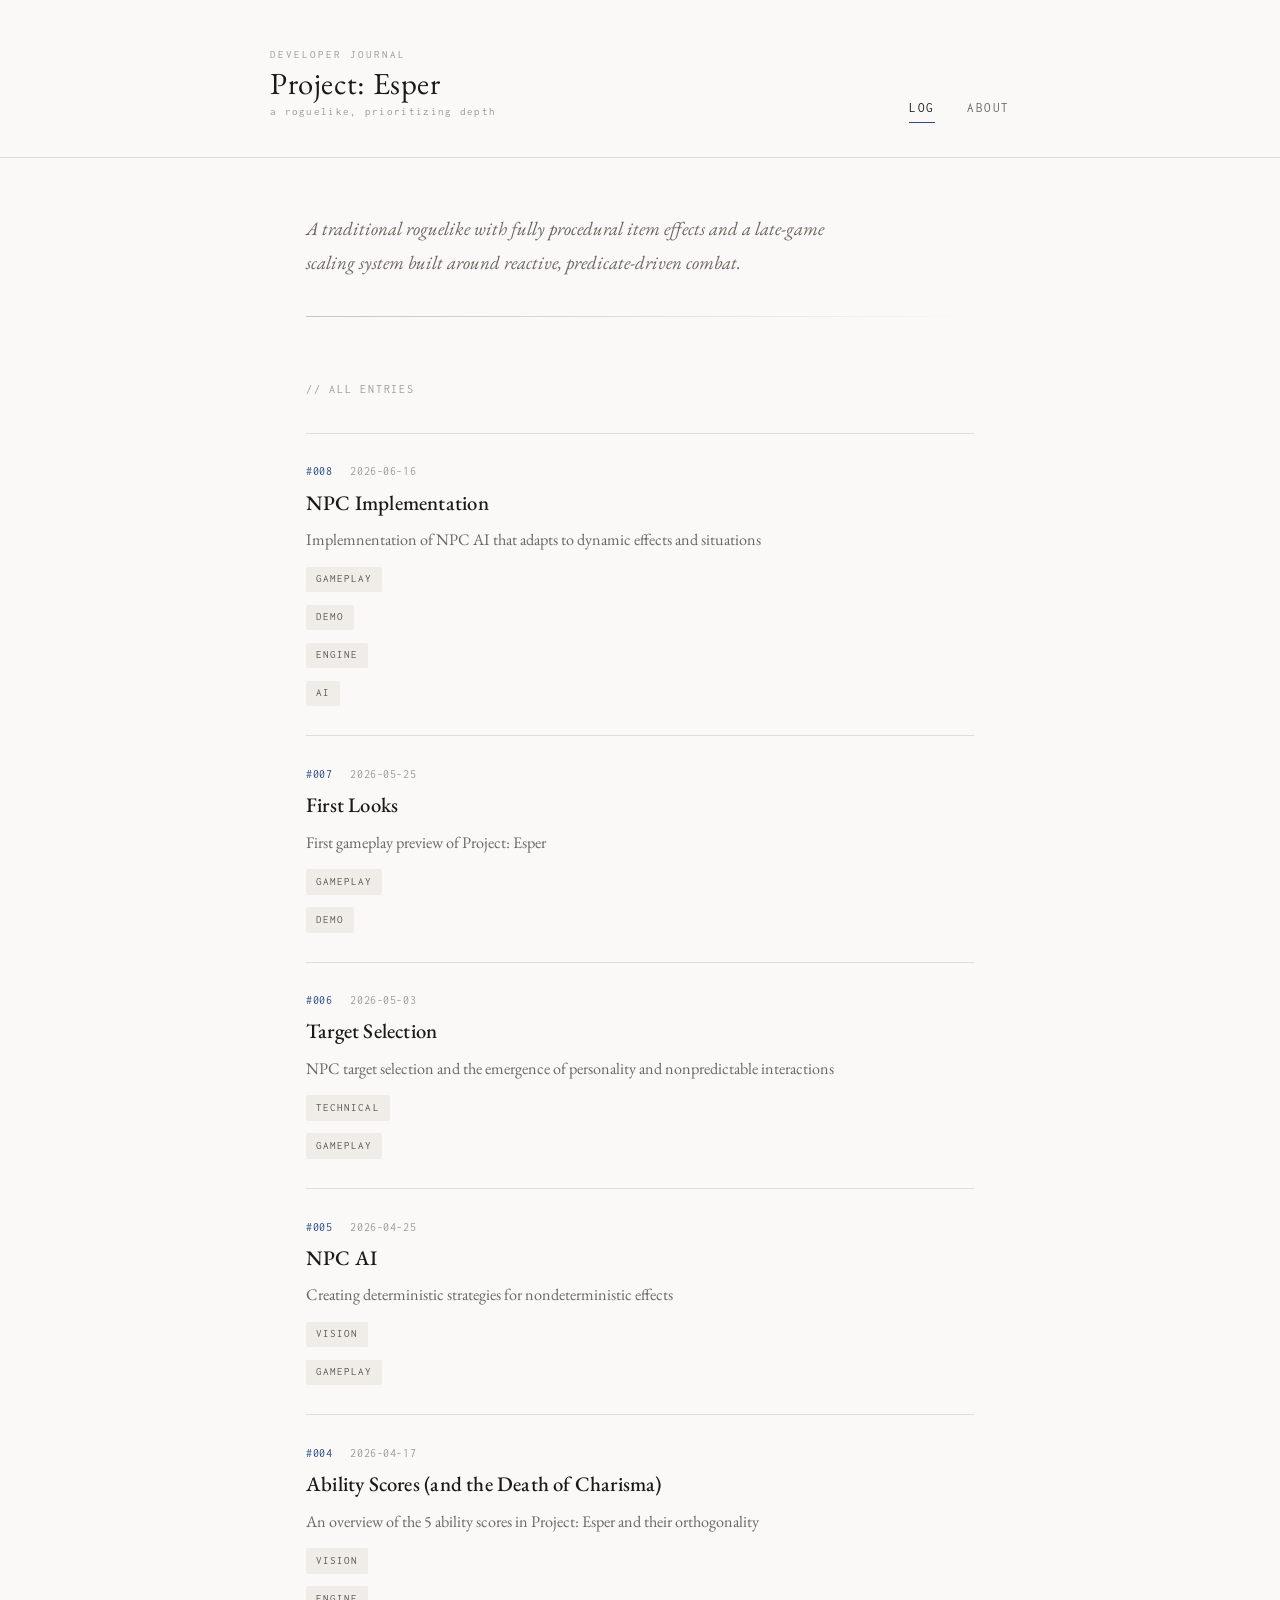
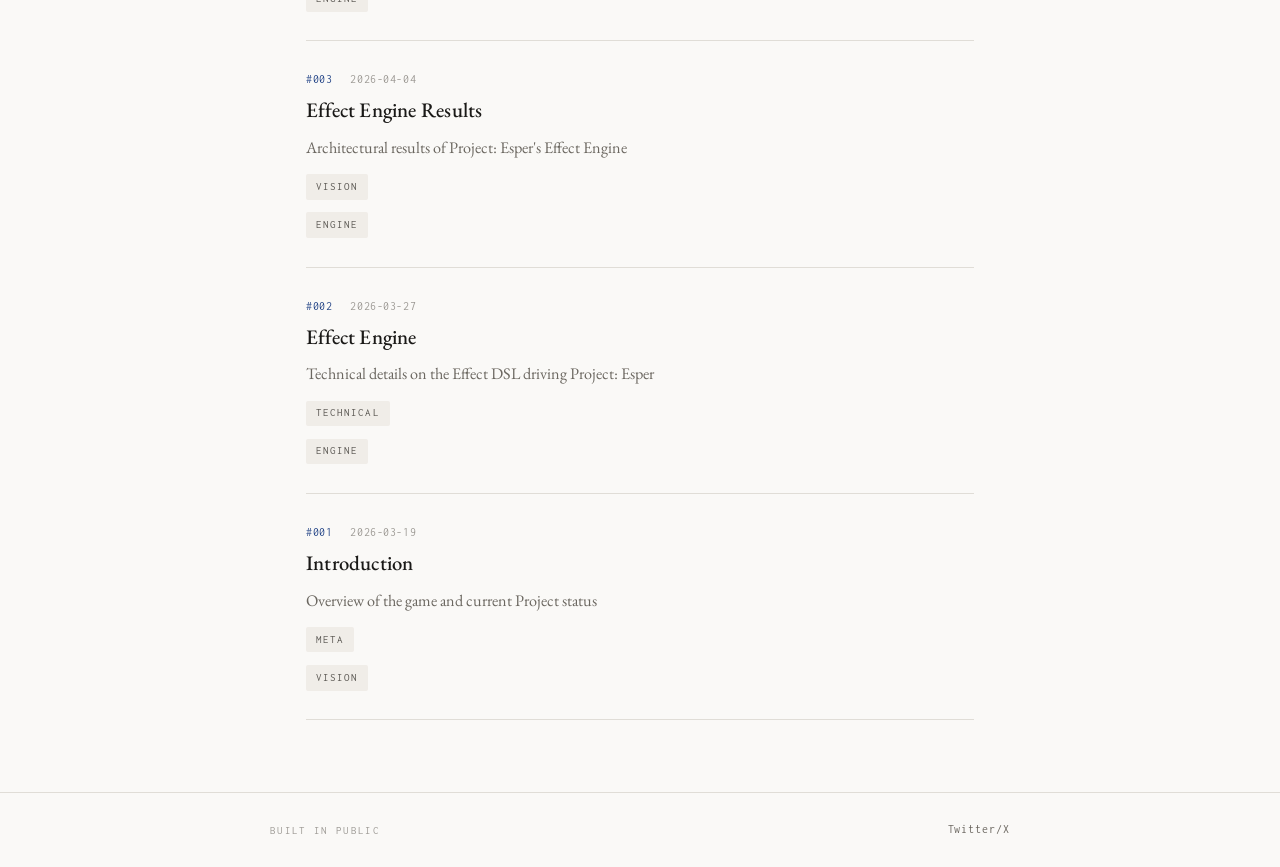
<file: index.html>
<!DOCTYPE html>
<html lang="en">
<head>
  <meta charset="UTF-8" />
  <meta name="viewport" content="width=device-width, initial-scale=1.0" />
  <title>Project: Esper — Dev Log</title>
  <meta name="description" content="Weekly development log for Project: Esper, a traditional roguelike with fully proc-gen item effects and reactive combat mechanics." />
  <link rel="stylesheet" href="assets/css/style.css" />
</head>
<body>

  <header class="site-header">
    <div class="header-inner">
      <div class="logo-block">
        <span class="logo-eyebrow">developer journal</span>
        <h1 class="site-title"><a href="index.html">Project: Esper</a></h1>
        <span class="logo-sub">a roguelike, prioritizing depth</span>
      </div>
      <nav class="site-nav">
        <a href="index.html" class="nav-link active">Log</a>
        <a href="about.html" class="nav-link">About</a>
      </nav>
    </div>
  </header>

  <main class="main-content">
    <section class="hero">
      <p class="hero-text">A traditional roguelike with fully procedural item effects and a late-game scaling system built around reactive, predicate-driven combat.</p>
      <div class="hero-line"></div>
    </section>

    <section class="posts-section">
      <h2 class="section-label">// all entries</h2>
      <div class="posts-grid" id="posts-container">
        <article class="post-card">
          <div class="post-meta">
            <span class="post-number">#008</span>
            <time class="post-date">2026-06-16</time>
          </div>
          <h3 class="post-title"><a href="posts/week-008.html">NPC Implementation</a></h3>
          <p class="post-excerpt">Implemnentation of NPC AI that adapts to dynamic effects and situations</p>
          <span class="post-tag">gameplay</span> <span class="post-tag">demo</span> <span class="post-tag">engine</span> <span class="post-tag">ai</span>
        </article>
        <article class="post-card">
          <div class="post-meta">
            <span class="post-number">#007</span>
            <time class="post-date">2026-05-25</time>
          </div>
          <h3 class="post-title"><a href="posts/week-007.html">First Looks</a></h3>
          <p class="post-excerpt">First gameplay preview of Project: Esper</p>
          <span class="post-tag">gameplay</span> <span class="post-tag">demo</span>
        </article>
        <article class="post-card">
          <div class="post-meta">
            <span class="post-number">#006</span>
            <time class="post-date">2026-05-03</time>
          </div>
          <h3 class="post-title"><a href="posts/week-006.html">Target Selection</a></h3>
          <p class="post-excerpt">NPC target selection and the emergence of personality and nonpredictable interactions</p>
          <span class="post-tag">technical</span> <span class="post-tag">gameplay</span>
        </article>
        <article class="post-card">
          <div class="post-meta">
            <span class="post-number">#005</span>
            <time class="post-date">2026-04-25</time>
          </div>
          <h3 class="post-title"><a href="posts/week-005.html">NPC AI</a></h3>
          <p class="post-excerpt">Creating deterministic strategies for nondeterministic effects</p>
          <span class="post-tag">vision</span> <span class="post-tag">gameplay</span>
        </article>
        <article class="post-card">
          <div class="post-meta">
            <span class="post-number">#004</span>
            <time class="post-date">2026-04-17</time>
          </div>
          <h3 class="post-title"><a href="posts/week-004.html">Ability Scores (and the Death of Charisma)</a></h3>
          <p class="post-excerpt">An overview of the 5 ability scores in Project: Esper and their orthogonality</p>
          <span class="post-tag">vision</span> <span class="post-tag">engine</span>
        </article>
        <article class="post-card">
          <div class="post-meta">
            <span class="post-number">#003</span>
            <time class="post-date">2026-04-04</time>
          </div>
          <h3 class="post-title"><a href="posts/week-003.html">Effect Engine Results</a></h3>
          <p class="post-excerpt">Architectural results of Project: Esper's Effect Engine</p>
          <span class="post-tag">vision</span> <span class="post-tag">engine</span>
        </article>
        <article class="post-card">
          <div class="post-meta">
            <span class="post-number">#002</span>
            <time class="post-date">2026-03-27</time>
          </div>
          <h3 class="post-title"><a href="posts/week-002.html">Effect Engine</a></h3>
          <p class="post-excerpt">Technical details on the Effect DSL driving Project: Esper</p>
          <span class="post-tag">technical</span> <span class="post-tag">engine</span>
        </article>
        <article class="post-card">
          <div class="post-meta">
            <span class="post-number">#001</span>
            <time class="post-date">2026-03-19</time>
          </div>
          <h3 class="post-title"><a href="posts/week-001.html">Introduction</a></h3>
          <p class="post-excerpt">Overview of the game and current Project status</p>
          <span class="post-tag">meta</span> <span class="post-tag">vision</span>
        </article>
        <!-- Posts are injected here by post.py when you publish -->
        <!-- PLACEHOLDER shown until your first real post -->
        
      </div>
    </section>
  </main>

  <footer class="site-footer">
    <div class="footer-inner">
      <span class="footer-copy">built in public</span>
      <div style="display:flex;gap:1.2rem;">
        <a href="https://x.com/Project_Esper" target="_blank" class="footer-social">Twitter/X</a>
      </div>
    </div>
  </footer>

</body>
</html>
</file>
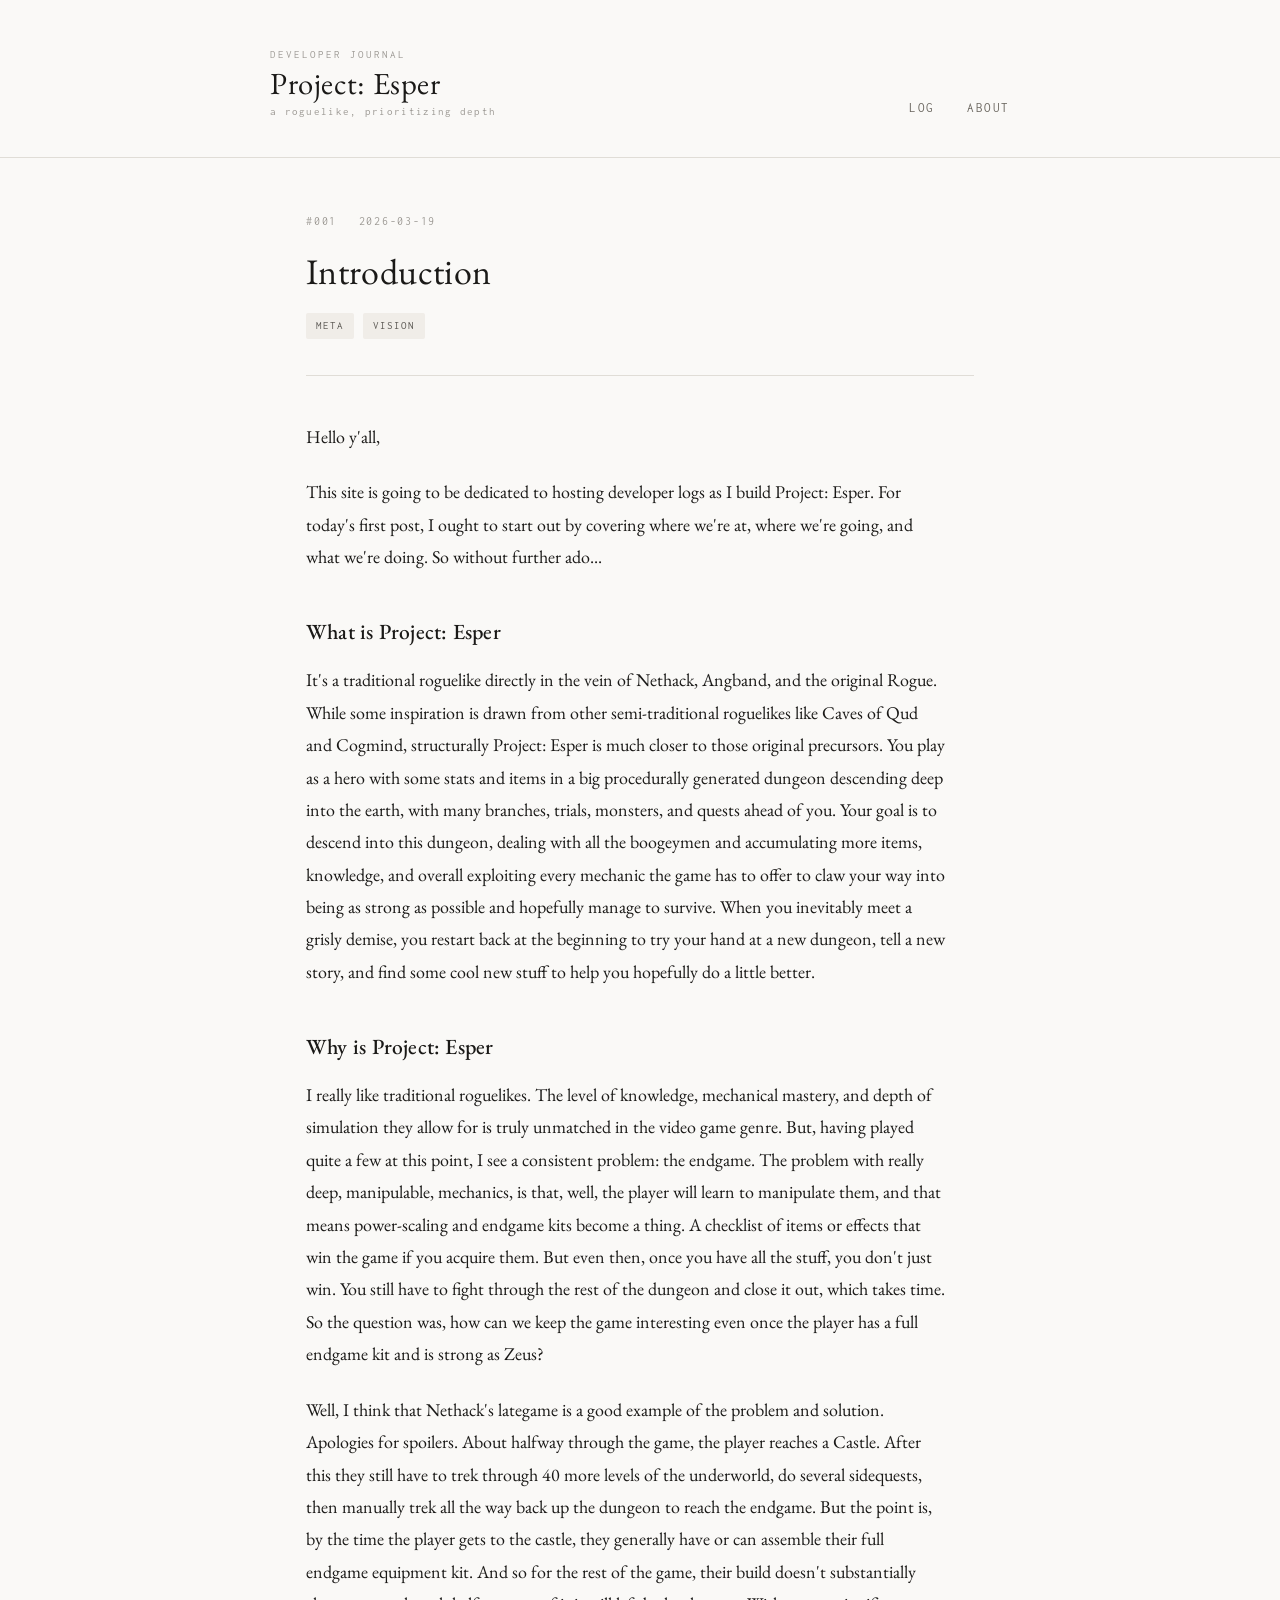
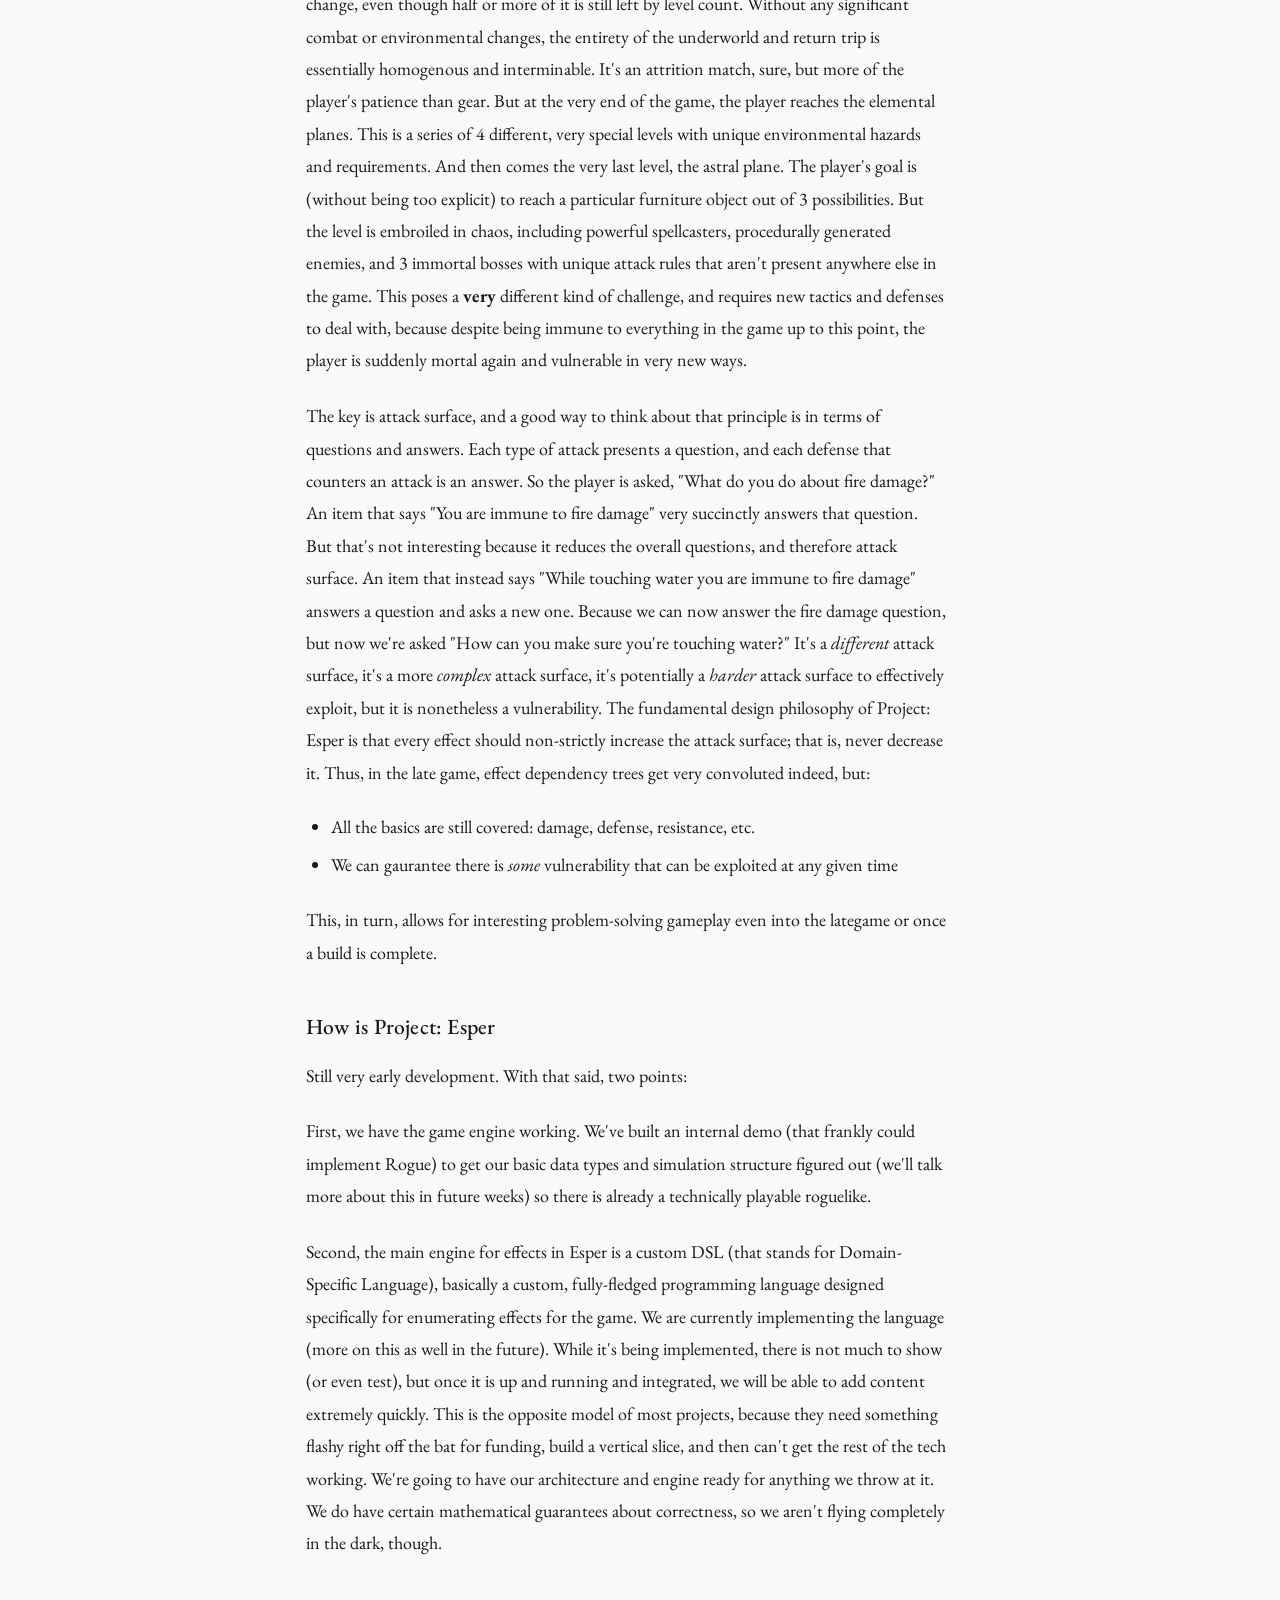
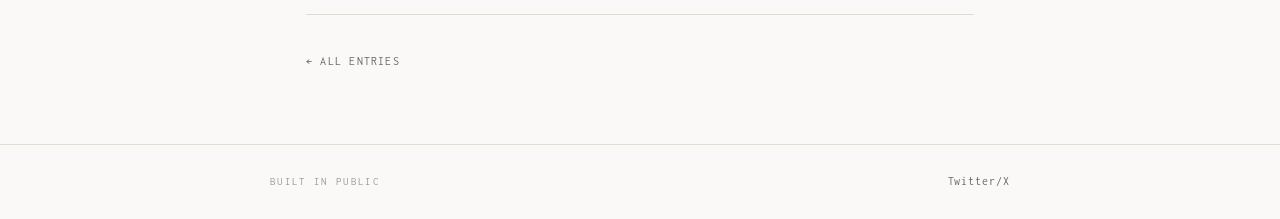
<file: posts/week-001.html>
<!DOCTYPE html>
<html lang="en">
<head>
  <meta charset="UTF-8" />
  <meta name="viewport" content="width=device-width, initial-scale=1.0" />
  <title>Introduction — Project: Esper Dev Log</title>
  <meta name="description" content="Overview of the game and current Project status" />
  <link rel="stylesheet" href="../assets/css/style.css" />
</head>
<body>

  <header class="site-header">
    <div class="header-inner">
      <div class="logo-block">
        <span class="logo-eyebrow">developer journal</span>
        <h1 class="site-title"><a href="../index.html">Project: Esper</a></h1>
        <span class="logo-sub">a roguelike, prioritizing depth</span>
      </div>
      <nav class="site-nav">
        <a href="../index.html" class="nav-link">Log</a>
        <a href="../about.html" class="nav-link">About</a>
      </nav>
    </div>
  </header>

  <main class="main-content">
    <header class="article-header">
      <div class="article-eyebrow">
        <span>#001</span>
        <time>2026-03-19</time>
      </div>
      <h1 class="article-title">Introduction</h1>
      <div class="article-tags">
        <span class="post-tag">meta</span> <span class="post-tag">vision</span>
      </div>
    </header>

    <div class="article-body">
      <p>Hello y'all,</p>
<p>This site is going to be dedicated to hosting developer logs as I build Project: Esper. For today's first post, I ought to start out by covering where we're at, where we're going, and what we're doing. So without further ado...</p>
<h2>What is Project: Esper</h2>
<p>It's a traditional roguelike directly in the vein of Nethack, Angband, and the original Rogue. While some inspiration is drawn from other semi-traditional roguelikes like Caves of Qud and Cogmind, structurally Project: Esper is much closer to those original precursors. You play as a hero with some stats and items in a big procedurally generated dungeon descending deep into the earth, with many branches, trials, monsters, and quests ahead of you. Your goal is to descend into this dungeon, dealing with all the boogeymen and accumulating more items, knowledge, and overall exploiting every mechanic the game has to offer to claw your way into being as strong as possible and hopefully manage to survive. When you inevitably meet a grisly demise, you restart back at the beginning to try your hand at a new dungeon, tell a new story, and find some cool new stuff to help you hopefully do a little better.</p>
<h2>Why is Project: Esper</h2>
<p>I really like traditional roguelikes. The level of knowledge, mechanical mastery, and depth of simulation they allow for is truly unmatched in the video game genre. But, having played quite a few at this point, I see a consistent problem: the endgame. The problem with really deep, manipulable, mechanics, is that, well, the player will learn to manipulate them, and that means power-scaling and endgame kits become a thing. A checklist of items or effects that win the game if you acquire them. But even then, once you have all the stuff, you don't just win. You still have to fight through the rest of the dungeon and close it out, which takes time. So the question was, how can we keep the game interesting even once the player has a full endgame kit and is strong as Zeus?</p>
<p>Well, I think that Nethack's lategame is a good example of the problem and solution. Apologies for spoilers. About halfway through the game, the player reaches a Castle. After this they still have to trek through 40 more levels of the underworld, do several sidequests, then manually trek all the way back up the dungeon to reach the endgame. But the point is, by the time the player gets to the castle, they generally have or can assemble their full endgame equipment kit. And so for the rest of the game, their build doesn't substantially change, even though half or more of it is still left by level count. Without any significant combat or environmental changes, the entirety of the underworld and return trip is essentially homogenous and interminable. It's an attrition match, sure, but more of the player's patience than gear. But at the very end of the game, the player reaches the elemental planes. This is a series of 4 different, very special levels with unique environmental hazards and requirements. And then comes the very last level, the astral plane. The player's goal is (without being too explicit) to reach a particular furniture object out of 3 possibilities. But the level is embroiled in chaos, including powerful spellcasters, procedurally generated enemies, and 3 immortal bosses with unique attack rules that aren't present anywhere else in the game. This poses a <strong>very</strong> different kind of challenge, and requires new tactics and defenses to deal with, because despite being immune to everything in the game up to this point, the player is suddenly mortal again and vulnerable in very new ways.</p>
<p>The key is attack surface, and a good way to think about that principle is in terms of questions and answers. Each type of attack presents a question, and each defense that counters an attack is an answer. So the player is asked, "What do you do about fire damage?" An item that says "You are immune to fire damage" very succinctly answers that question. But that's not interesting because it reduces the overall questions, and therefore attack surface. An item that instead says "While touching water you are immune to fire damage" answers a question and asks a new one. Because we can now answer the fire damage question, but now we're asked "How can you make sure you're touching water?" It's a <em>different</em> attack surface, it's a more <em>complex</em> attack surface, it's potentially a <em>harder</em> attack surface to effectively exploit, but it is nonetheless a vulnerability. The fundamental design philosophy of Project: Esper is that every effect should non-strictly increase the attack surface; that is, never decrease it. Thus, in the late game, effect dependency trees get very convoluted indeed, but:</p>
<ul><li>All the basics are still covered: damage, defense, resistance, etc.</li><li>We can gaurantee there is <em>some</em> vulnerability that can be exploited at any given time</li></ul>
<p>This, in turn, allows for interesting problem-solving gameplay even into the lategame or once a build is complete.</p>
<h2>How is Project: Esper</h2>
<p>Still very early development. With that said, two points:</p>
<p>First, we have the game engine working. We've built an internal demo (that frankly could implement Rogue) to get our basic data types and simulation structure figured out (we'll talk more about this in future weeks) so there is already a technically playable roguelike.</p>
<p>Second, the main engine for effects in Esper is a custom DSL (that stands for Domain-Specific Language), basically a custom, fully-fledged programming language designed specifically for enumerating effects for the game. We are currently implementing the language (more on this as well in the future). While it's being implemented, there is not much to show (or even test), but once it is up and running and integrated, we will be able to add content extremely quickly. This is the opposite model of most projects, because they need something flashy right off the bat for funding, build a vertical slice, and then can't get the rest of the tech working. We're going to have our architecture and engine ready for anything we throw at it. We do have certain mathematical guarantees about correctness, so we aren't flying completely in the dark, though.</p>
    </div>

    <nav class="article-nav">
      <a href="../index.html" class="article-nav-link prev">All entries</a>
      
    </nav>
  </main>

  <footer class="site-footer">
    <div class="footer-inner">
      <span class="footer-copy">built in public</span>
      <div style="display:flex;gap:1.2rem;">
        <a href="https://x.com/Project_Esper" target="_blank" class="footer-social">Twitter/X</a>
      </div>
    </div>
  </footer>

</body>
</html>
</file>
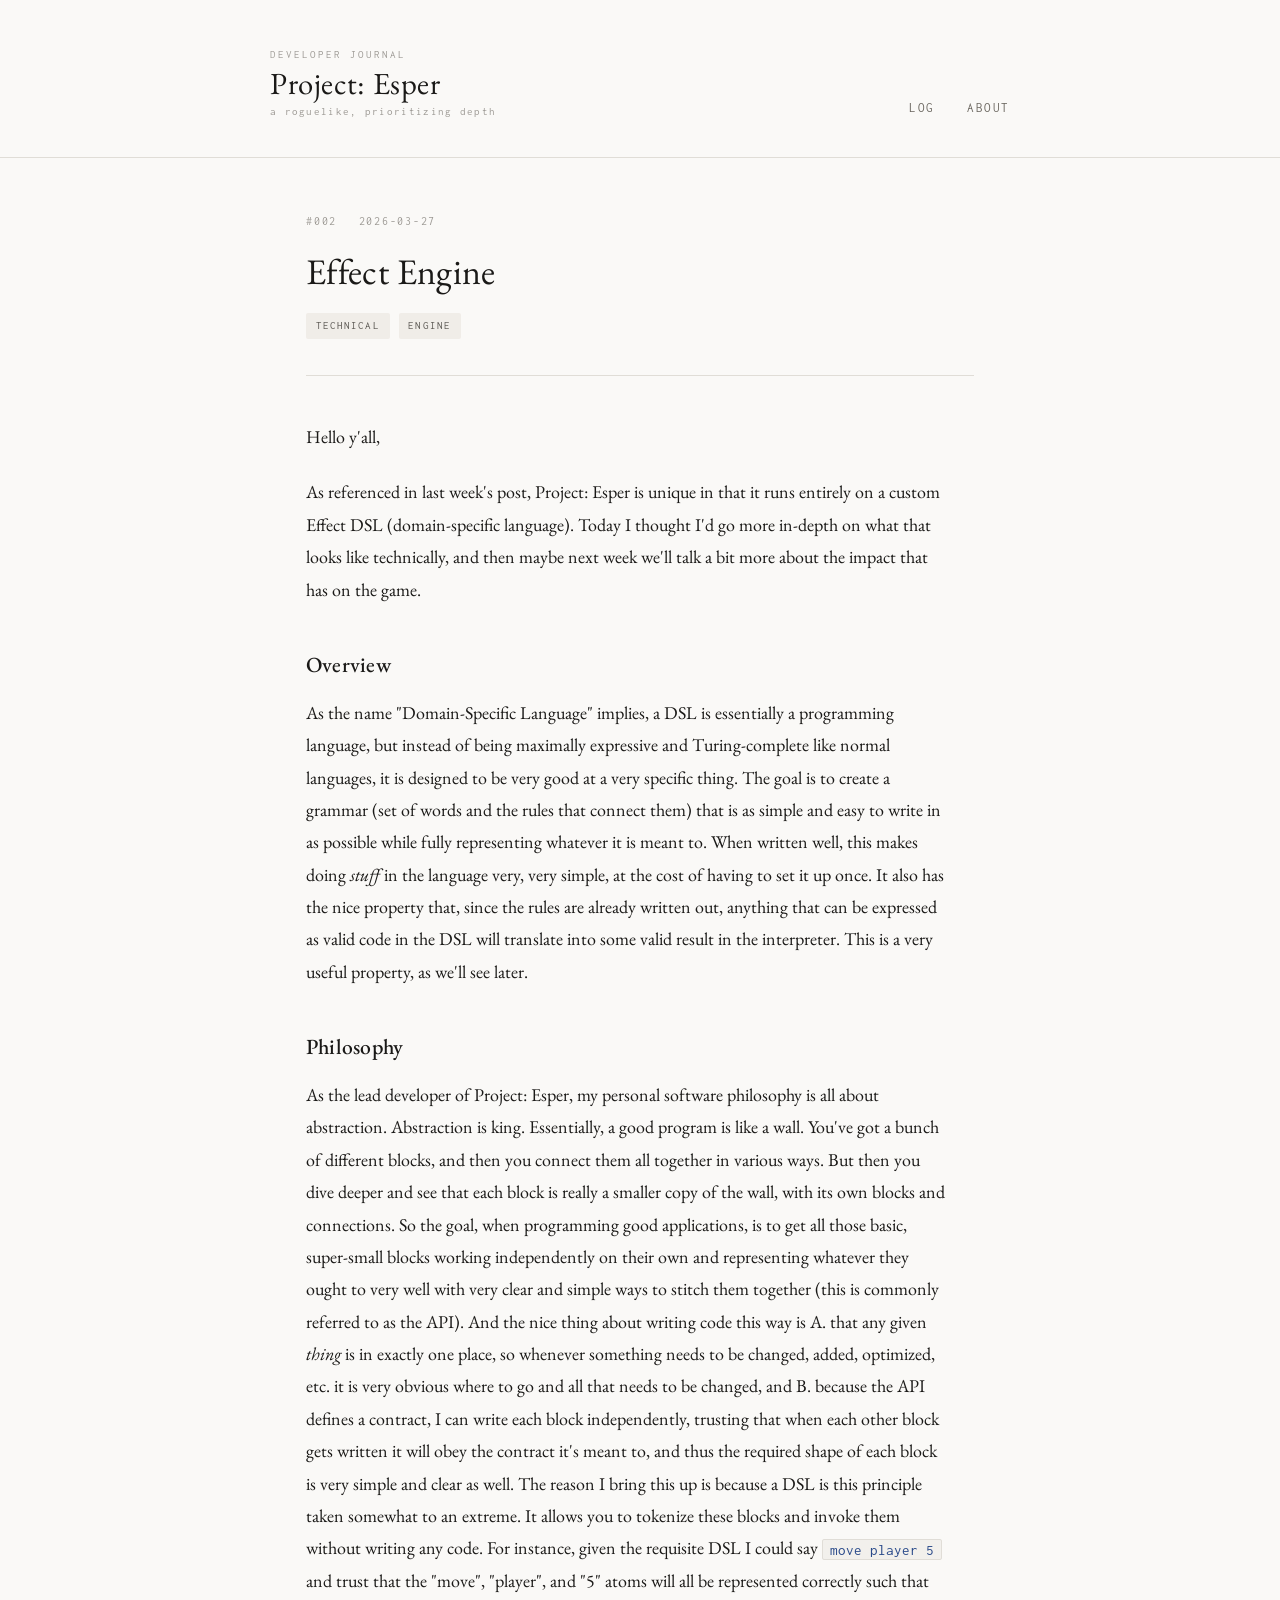
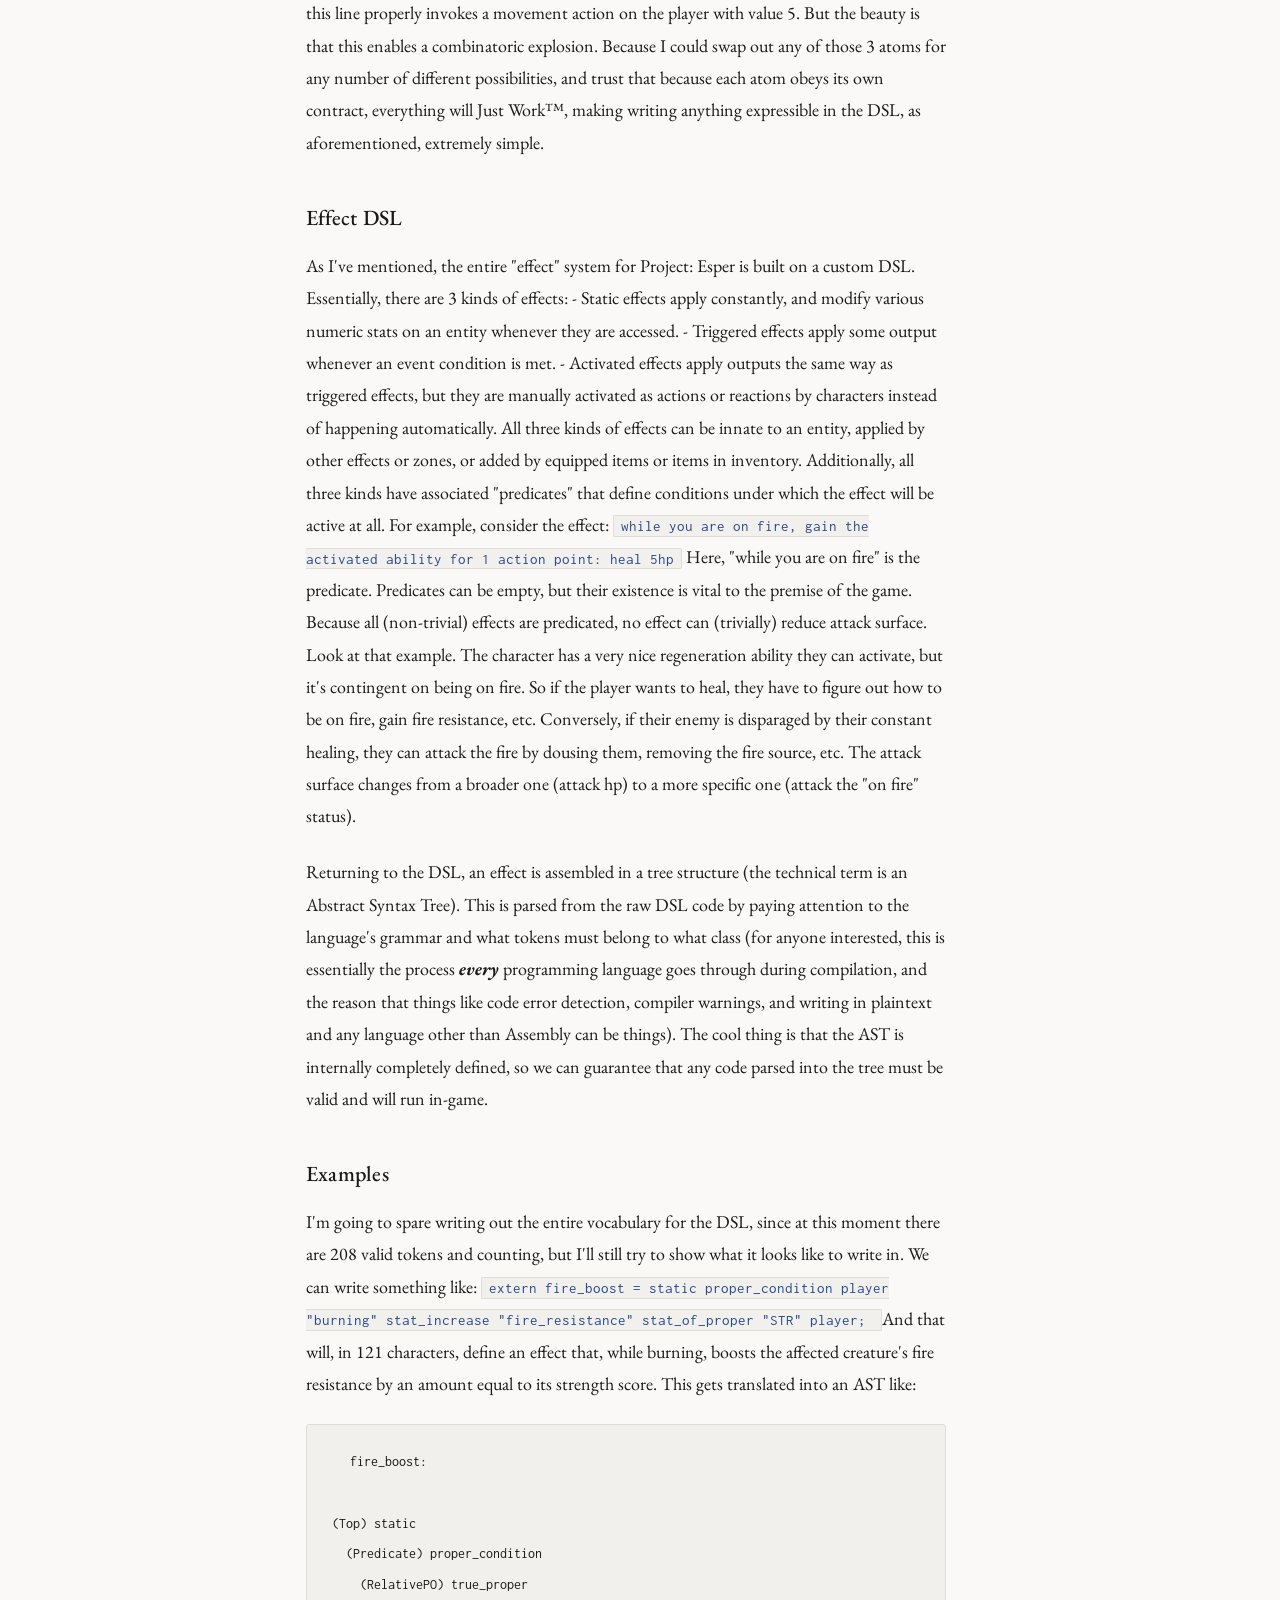
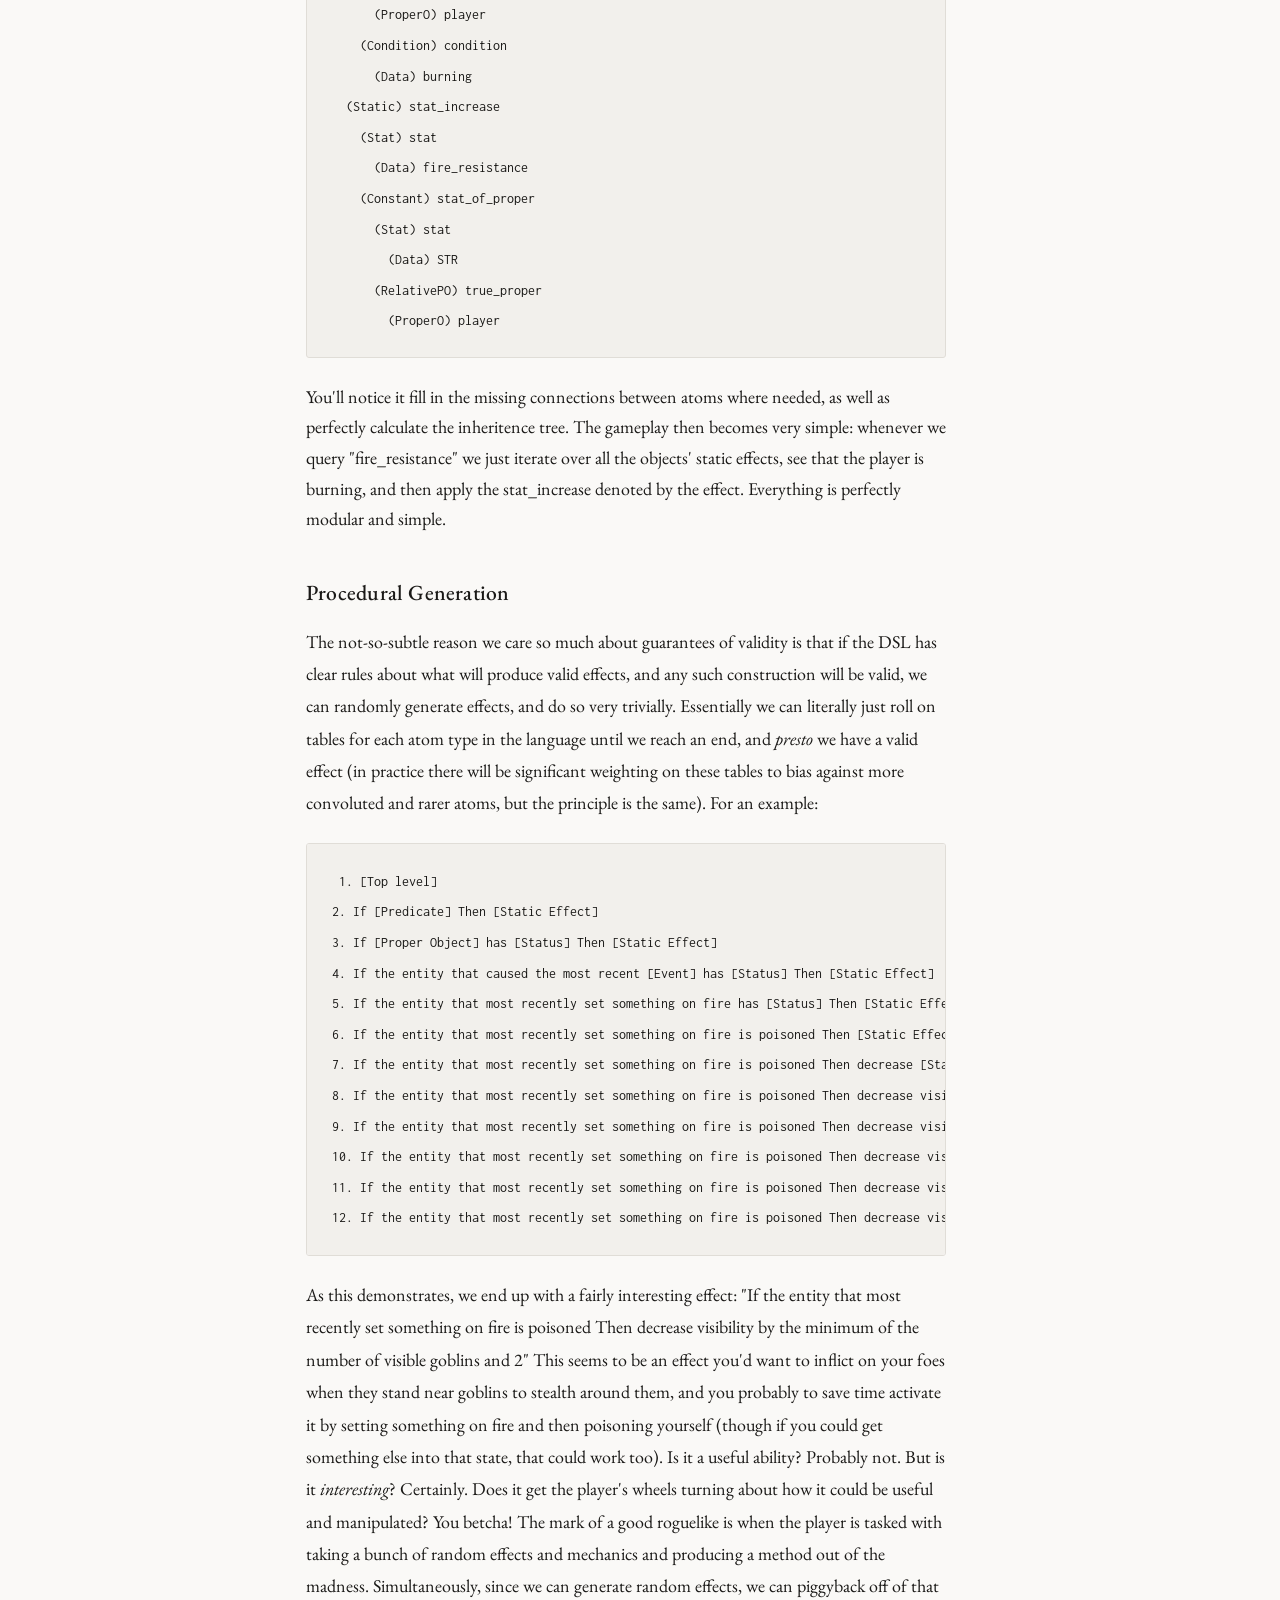
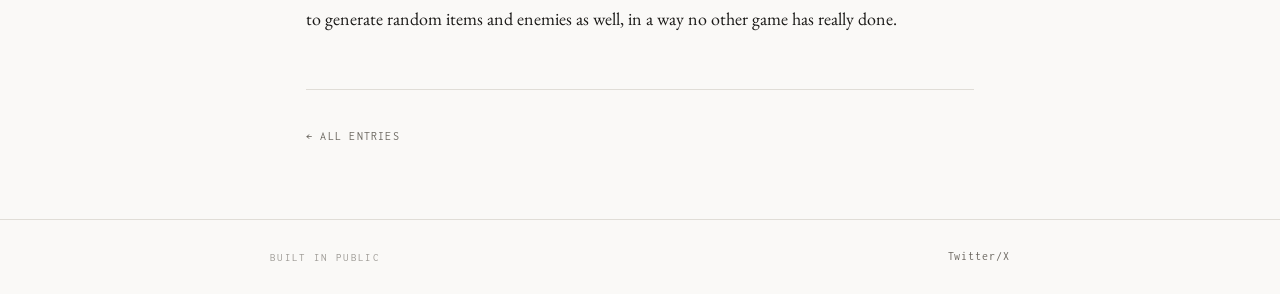
<file: posts/week-002.html>
<!DOCTYPE html>
<html lang="en">
<head>
  <meta charset="UTF-8" />
  <meta name="viewport" content="width=device-width, initial-scale=1.0" />
  <title>Effect Engine — Project: Esper Dev Log</title>
  <meta name="description" content="Technical details on the Effect DSL driving Project: Esper" />
  <link rel="stylesheet" href="../assets/css/style.css" />
</head>
<body>

  <header class="site-header">
    <div class="header-inner">
      <div class="logo-block">
        <span class="logo-eyebrow">developer journal</span>
        <h1 class="site-title"><a href="../index.html">Project: Esper</a></h1>
        <span class="logo-sub">a roguelike, prioritizing depth</span>
      </div>
      <nav class="site-nav">
        <a href="../index.html" class="nav-link">Log</a>
        <a href="../about.html" class="nav-link">About</a>
      </nav>
    </div>
  </header>

  <main class="main-content">
    <header class="article-header">
      <div class="article-eyebrow">
        <span>#002</span>
        <time>2026-03-27</time>
      </div>
      <h1 class="article-title">Effect Engine</h1>
      <div class="article-tags">
        <span class="post-tag">technical</span> <span class="post-tag">engine</span>
      </div>
    </header>

    <div class="article-body">
      <p>Hello y'all,</p>
<p>As referenced in last week's post, Project: Esper is unique in that it runs entirely on a custom Effect DSL (domain-specific language). Today I thought I'd go more in-depth on what that looks like technically, and then maybe next week we'll talk a bit more about the impact that has on the game.</p>
<h2>Overview</h2>
<p>As the name "Domain-Specific Language" implies, a DSL is essentially a programming language, but instead of being maximally expressive and Turing-complete like normal languages, it is designed to be very good at a very specific thing. The goal is to create a grammar (set of words and the rules that connect them) that is as simple and easy to write in as possible while fully representing whatever it is meant to. When written well, this makes doing <em>stuff</em> in the language very, very simple, at the cost of having to set it up once. It also has the nice property that, since the rules are already written out, anything that can be expressed as valid code in the DSL will translate into some valid result in the interpreter. This is a very useful property, as we'll see later.</p>
<h2>Philosophy</h2>
<p>As the lead developer of Project: Esper, my personal software philosophy is all about abstraction. Abstraction is king. Essentially, a good program is like a wall. You've got a bunch of different blocks, and then you connect them all together in various ways. But then you dive deeper and see that each block is really a smaller copy of the wall, with its own blocks and connections. So the goal, when programming good applications, is to get all those basic, super-small blocks working independently on their own and representing whatever they ought to very well with very clear and simple ways to stitch them together (this is commonly referred to as the API). And the nice thing about writing code this way is A. that any given <em>thing</em> is in exactly one place, so whenever something needs to be changed, added, optimized, etc. it is very obvious where to go and all that needs to be changed, and B. because the API defines a contract, I can write each block independently, trusting that when each other block gets written it will obey the contract it's meant to, and thus the required shape of each block is very simple and clear as well. The reason I bring this up is because a DSL is this principle taken somewhat to an extreme. It allows you to tokenize these blocks and invoke them without writing any code. For instance, given the requisite DSL I could say <code>move player 5</code> and trust that the "move", "player", and "5" atoms will all be represented correctly such that this line properly invokes a movement action on the player with value 5. But the beauty is that this enables a combinatoric explosion. Because I could swap out any of those 3 atoms for any number of different possibilities, and trust that because each atom obeys its own contract, everything will Just Work™, making writing anything expressible in the DSL, as aforementioned, extremely simple.</p>
<h2>Effect DSL</h2>
<p>As I've mentioned, the entire "effect" system for Project: Esper is built on a custom DSL. Essentially, there are 3 kinds of effects: - Static effects apply constantly, and modify various numeric stats on an entity whenever they are accessed. - Triggered effects apply some output whenever an event condition is met. - Activated effects apply outputs the same way as triggered effects, but they are manually activated as actions or reactions by characters instead of happening automatically. All three kinds of effects can be innate to an entity, applied by other effects or zones, or added by equipped items or items in inventory. Additionally, all three kinds have associated "predicates" that define conditions under which the effect will be active at all. For example, consider the effect: <code>while you are on fire, gain the activated ability for 1 action point: heal 5hp</code> Here, "while you are on fire" is the predicate. Predicates can be empty, but their existence is vital to the premise of the game. Because all (non-trivial) effects are predicated, no effect can (trivially) reduce attack surface. Look at that example. The character has a very nice regeneration ability they can activate, but it's contingent on being on fire. So if the player wants to heal, they have to figure out how to be on fire, gain fire resistance, etc. Conversely, if their enemy is disparaged by their constant healing, they can attack the fire by dousing them, removing the fire source, etc. The attack surface changes from a broader one (attack hp) to a more specific one (attack the "on fire" status).</p>
<p>Returning to the DSL, an effect is assembled in a tree structure (the technical term is an Abstract Syntax Tree). This is parsed from the raw DSL code by paying attention to the language's grammar and what tokens must belong to what class (for anyone interested, this is essentially the process <strong><em>every</strong></em> programming language goes through during compilation, and the reason that things like code error detection, compiler warnings, and writing in plaintext and any language other than Assembly can be things). The cool thing is that the AST is internally completely defined, so we can guarantee that any code parsed into the tree must be valid and will run in-game.</p>
<h2>Examples</h2>
<p>I'm going to spare writing out the entire vocabulary for the DSL, since at this moment there are 208 valid tokens and counting, but I'll still try to show what it looks like to write in. We can write something like: <code> extern fire_boost =     static         proper_condition player "burning"         stat_increase "fire_resistance" stat_of_proper "STR" player; </code> And that will, in 121 characters, define an effect that, while burning, boosts the affected creature's fire resistance by an amount equal to its strength score. This gets translated into an AST like:<pre> <code> fire_boost: 

(Top) static
  (Predicate) proper_condition
    (RelativePO) true_proper
      (ProperO) player
    (Condition) condition
      (Data) burning
  (Static) stat_increase
    (Stat) stat
      (Data) fire_resistance
    (Constant) stat_of_proper
      (Stat) stat
        (Data) STR
      (RelativePO) true_proper
        (ProperO) player </code></pre>  You'll notice it fill in the missing connections between atoms where needed, as well as perfectly calculate the inheritence tree. The gameplay then becomes very simple: whenever we query "fire_resistance" we just iterate over all the objects' static effects, see that the player is burning, and then apply the stat_increase denoted by the effect. Everything is perfectly modular and simple.</p>
<h2>Procedural Generation</h2>
<p>The not-so-subtle reason we care so much about guarantees of validity is that if the DSL has clear rules about what will produce valid effects, and any such construction will be valid, we can randomly generate effects, and do so very trivially. Essentially we can literally just roll on tables for each atom type in the language until we reach an end, and <em>presto</em> we have a valid effect (in practice there will be significant weighting on these tables to bias against more convoluted and rarer atoms, but the principle is the same). For an example: <pre><code> 1. [Top level]
2. If [Predicate] Then [Static Effect]
3. If [Proper Object] has [Status] Then [Static Effect]
4. If the entity that caused the most recent [Event] has [Status] Then [Static Effect]
5. If the entity that most recently set something on fire has [Status] Then [Static Effect]
6. If the entity that most recently set something on fire is poisoned Then [Static Effect]
7. If the entity that most recently set something on fire is poisoned Then decrease [Stat] by [Constant]
8. If the entity that most recently set something on fire is poisoned Then decrease visibility by [Constant]
9. If the entity that most recently set something on fire is poisoned Then decrease visibility by the minimum of [Constant] and [Constant]
10. If the entity that most recently set something on fire is poisoned Then decrease visibility by the minimum of the number of visible [Object] and [Constant]
11. If the entity that most recently set something on fire is poisoned Then decrease visibility by the minimum of the number of visible goblins and [Constant]
12. If the entity that most recently set something on fire is poisoned Then decrease visibility by the minimum of the number of visible goblins and 2 </code></pre></p>
<p>As this demonstrates, we end up with a fairly interesting effect: "If the entity that most recently set something on fire is poisoned Then decrease visibility by the minimum of the number of visible goblins and 2" This seems to be an effect you'd want to inflict on your foes when they stand near goblins to stealth around them, and you probably to save time activate it by setting something on fire and then poisoning yourself (though if you could get something else into that state, that could work too). Is it a useful ability? Probably not. But is it <em>interesting</em>? Certainly. Does it get the player's wheels turning about how it could be useful and manipulated? You betcha! The mark of a good roguelike is when the player is tasked with taking a bunch of random effects and mechanics and producing a method out of the madness. Simultaneously, since we can generate random effects, we can piggyback off of that to generate random items and enemies as well, in a way no other game has really done.</p>
    </div>

    <nav class="article-nav">
      <a href="../index.html" class="article-nav-link prev">All entries</a>
      
    </nav>
  </main>

  <footer class="site-footer">
    <div class="footer-inner">
      <span class="footer-copy">built in public</span>
      <div style="display:flex;gap:1.2rem;">
        <a href="https://x.com/Project_Esper" target="_blank" class="footer-social">Twitter/X</a>
      </div>
    </div>
  </footer>

</body>
</html>
</file>
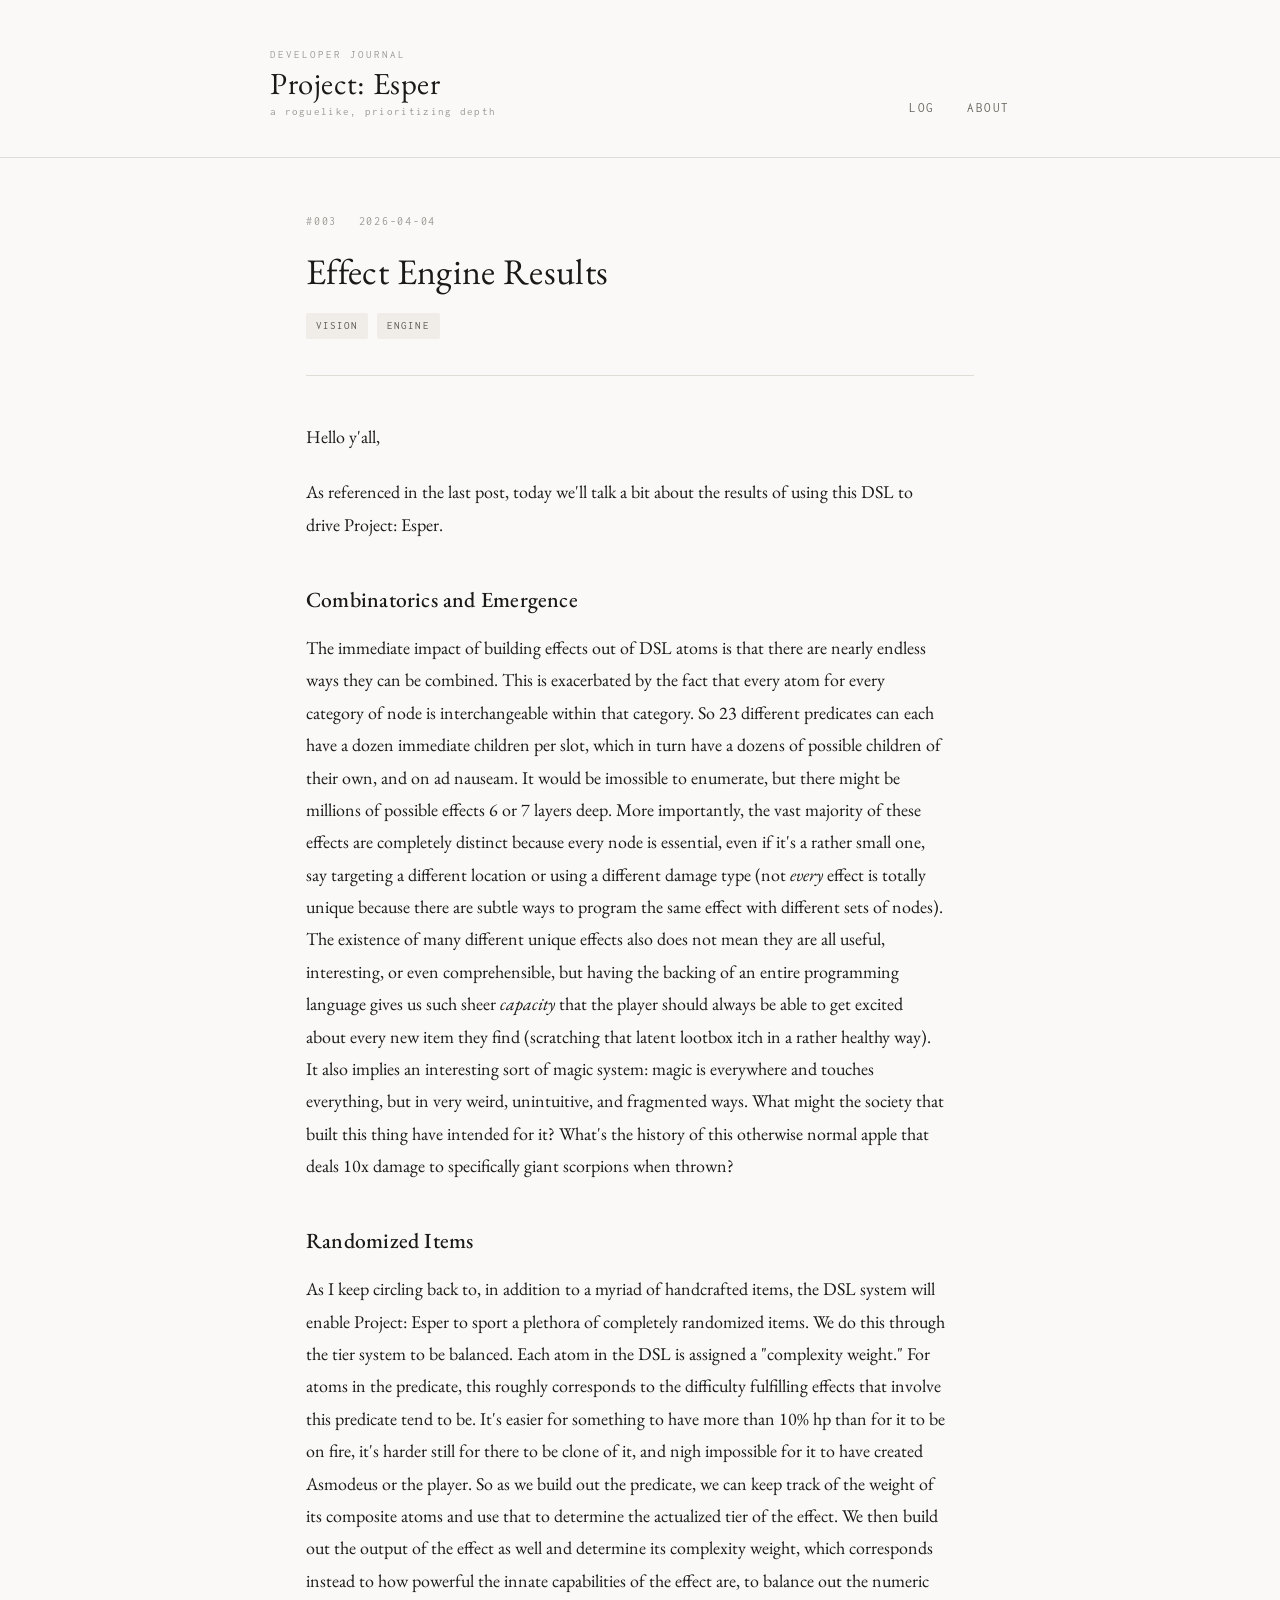
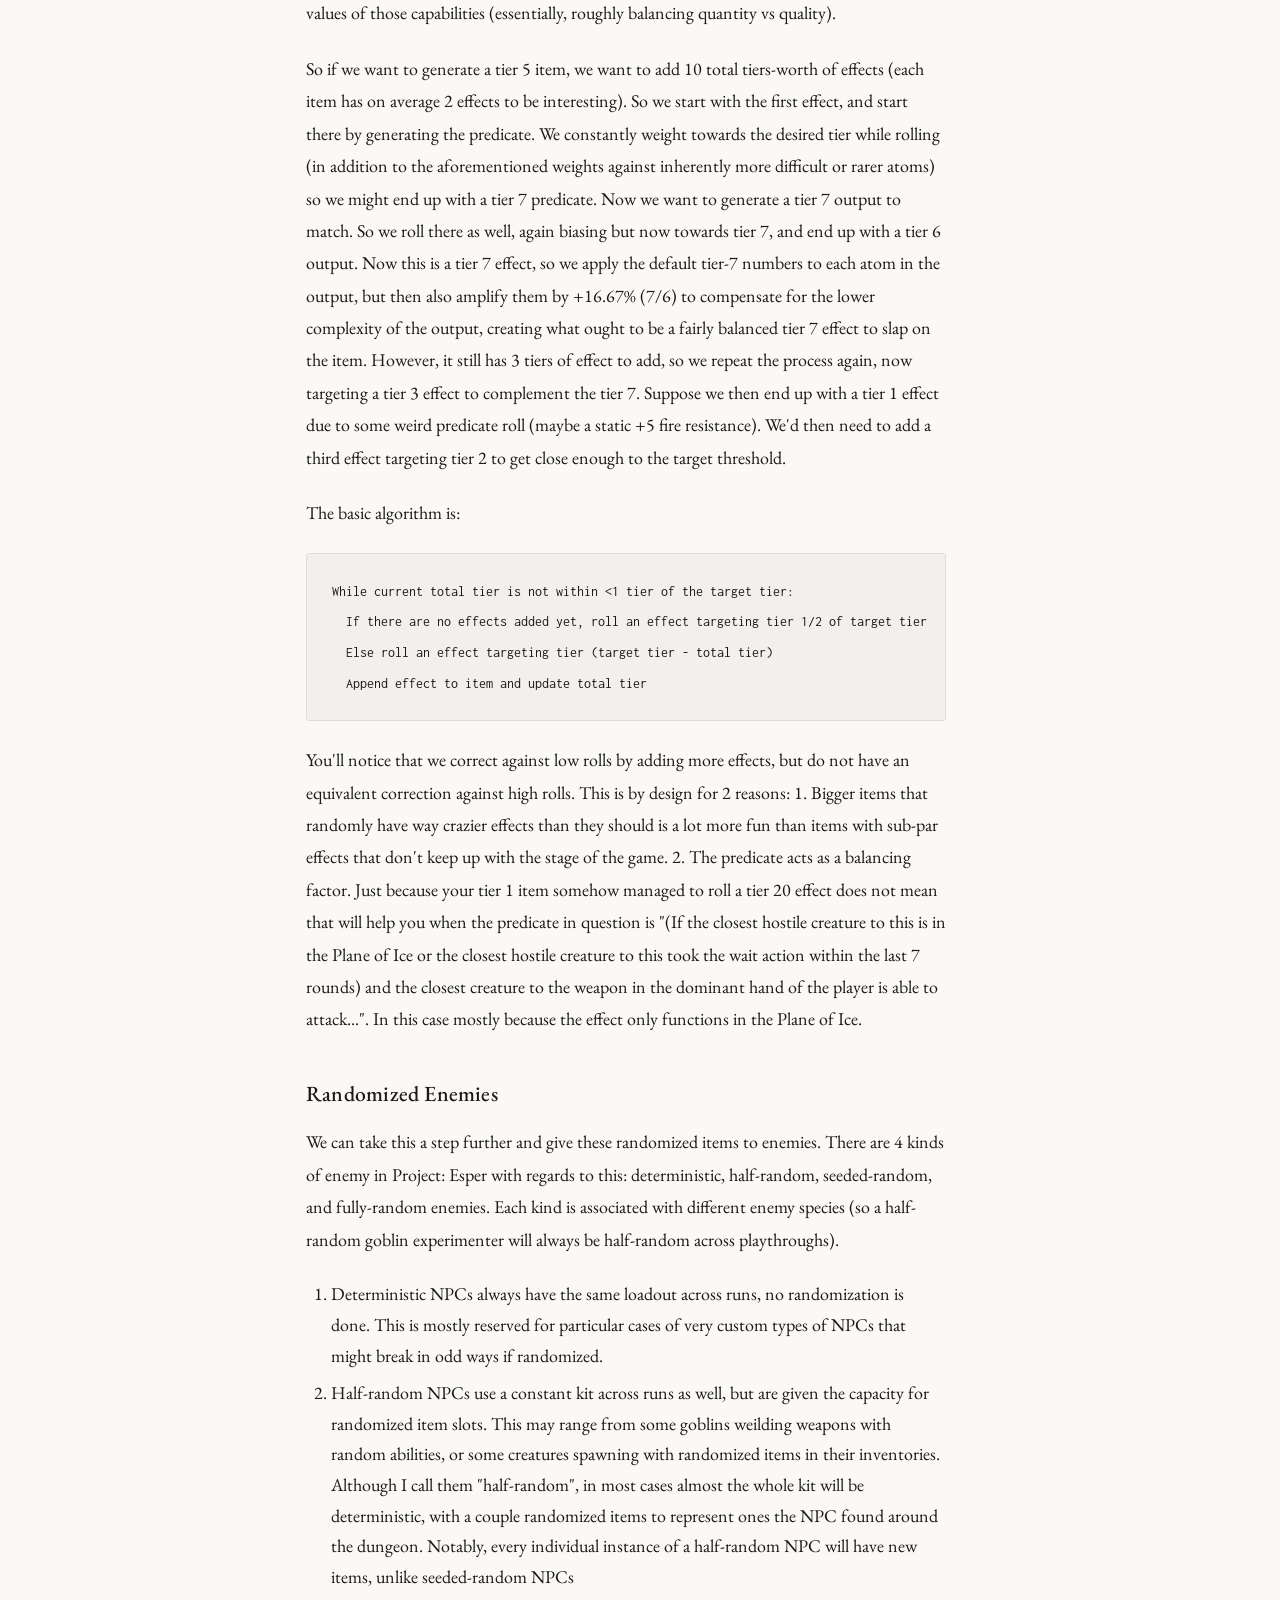
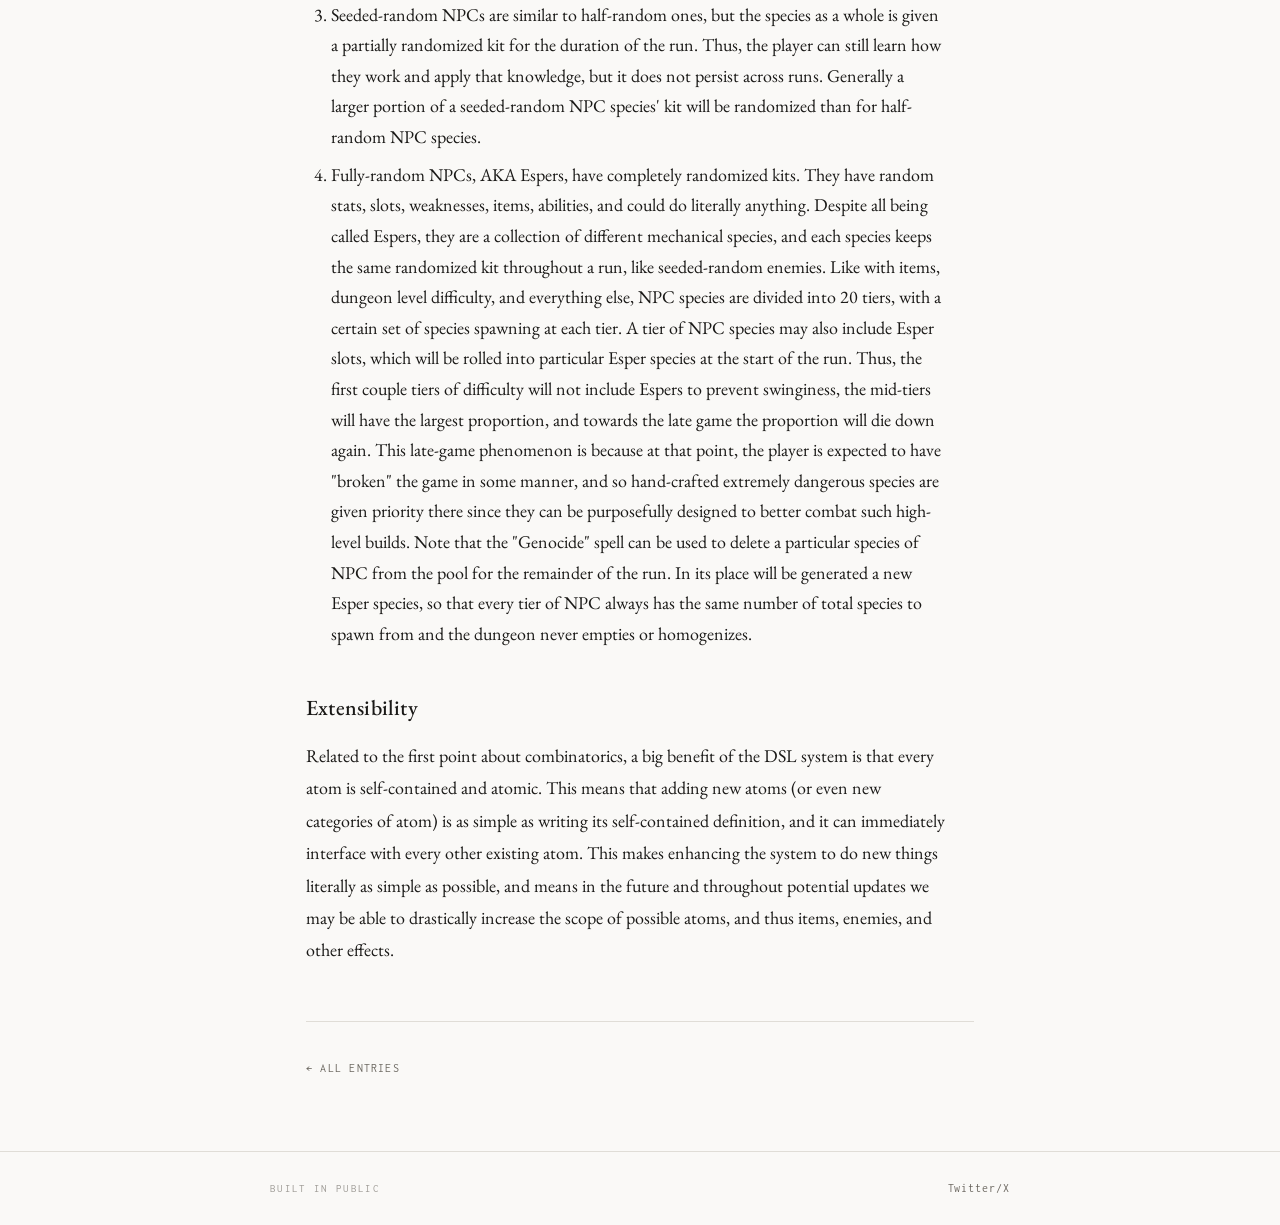
<file: posts/week-003.html>
<!DOCTYPE html>
<html lang="en">
<head>
  <meta charset="UTF-8" />
  <meta name="viewport" content="width=device-width, initial-scale=1.0" />
  <title>Effect Engine Results — Project: Esper Dev Log</title>
  <meta name="description" content="Architectural results of Project: Esper's Effect Engine" />
  <link rel="stylesheet" href="../assets/css/style.css" />
</head>
<body>

  <header class="site-header">
    <div class="header-inner">
      <div class="logo-block">
        <span class="logo-eyebrow">developer journal</span>
        <h1 class="site-title"><a href="../index.html">Project: Esper</a></h1>
        <span class="logo-sub">a roguelike, prioritizing depth</span>
      </div>
      <nav class="site-nav">
        <a href="../index.html" class="nav-link">Log</a>
        <a href="../about.html" class="nav-link">About</a>
      </nav>
    </div>
  </header>

  <main class="main-content">
    <header class="article-header">
      <div class="article-eyebrow">
        <span>#003</span>
        <time>2026-04-04</time>
      </div>
      <h1 class="article-title">Effect Engine Results</h1>
      <div class="article-tags">
        <span class="post-tag">vision</span> <span class="post-tag">engine</span>
      </div>
    </header>

    <div class="article-body">
      <p>Hello y'all,</p>
<p>As referenced in the last post, today we'll talk a bit about the results of using this DSL to drive Project: Esper.</p>
<h2>Combinatorics and Emergence</h2>
<p>The immediate impact of building effects out of DSL atoms is that there are nearly endless ways they can be combined. This is exacerbated by the fact that every atom for every category of node is interchangeable within that category. So 23 different predicates can each have a dozen immediate children per slot, which in turn have a dozens of possible children of their own, and on ad nauseam. It would be imossible to enumerate, but there might be millions of possible effects 6 or 7 layers deep. More importantly, the vast majority of these effects are completely distinct because every node is essential, even if it's a rather small one, say targeting a different location or using a different damage type (not <em>every</em> effect is totally unique because there are subtle ways to program the same effect with different sets of nodes). The existence of many different unique effects also does not mean they are all useful, interesting, or even comprehensible, but having the backing of an entire programming language gives us such sheer <em>capacity</em> that the player should always be able to get excited about every new item they find (scratching that latent lootbox itch in a rather healthy way). It also implies an interesting sort of magic system: magic is everywhere and touches everything, but in very weird, unintuitive, and fragmented ways. What might the society that built this thing have intended for it? What's the history of this otherwise normal apple that deals 10x damage to specifically giant scorpions when thrown?</p>
<h2>Randomized Items</h2>
<p>As I keep circling back to, in addition to a myriad of handcrafted items, the DSL system will enable Project: Esper to sport a plethora of completely randomized items. We do this through the tier system to be balanced. Each atom in the DSL is assigned a "complexity weight." For atoms in the predicate, this roughly corresponds to the difficulty fulfilling effects that involve this predicate tend to be. It's easier for something to have more than 10% hp than for it to be on fire, it's harder still for there to be clone of it, and nigh impossible for it to have created Asmodeus or the player. So as we build out the predicate, we can keep track of the weight of its composite atoms and use that to determine the actualized tier of the effect. We then build out the output of the effect as well and determine its complexity weight, which corresponds instead to how powerful the innate capabilities of the effect are, to balance out the numeric values of those capabilities (essentially, roughly balancing quantity vs quality).</p>
<p>So if we want to generate a tier 5 item, we want to add 10 total tiers-worth of effects (each item has on average 2 effects to be interesting). So we start with the first effect, and start there by generating the predicate. We constantly weight towards the desired tier while rolling (in addition to the aforementioned weights against inherently more difficult or rarer atoms) so we might end up with a tier 7 predicate. Now we want to generate a tier 7 output to match. So we roll there as well, again biasing but now towards tier 7, and end up with a tier 6 output. Now this is a tier 7 effect, so we apply the default tier-7 numbers to each atom in the output, but then also amplify them by +16.67% (7/6) to compensate for the lower complexity of the output, creating what ought to be a fairly balanced tier 7 effect to slap on the item. However, it still has 3 tiers of effect to add, so we repeat the process again, now targeting a tier 3 effect to complement the tier 7. Suppose we then end up with a tier 1 effect due to some weird predicate roll (maybe a static +5 fire resistance). We'd then need to add a third effect targeting tier 2 to get close enough to the target threshold.</p>
<p>The basic algorithm is: <pre><code>While current total tier is not within <1 tier of the target tier:
  If there are no effects added yet, roll an effect targeting tier 1/2 of target tier
  Else roll an effect targeting tier (target tier - total tier)
  Append effect to item and update total tier </code></pre></p>
<p>You'll notice that we correct against low rolls by adding more effects, but do not have an equivalent correction against high rolls. This is by design for 2 reasons: 1. Bigger items that randomly have way crazier effects than they should is a lot more fun than items with sub-par effects that don't keep up with the stage of the game. 2. The predicate acts as a balancing factor. Just because your tier 1 item somehow managed to roll a tier 20 effect does not mean that will help you when the predicate in question is "(If the closest hostile creature to this is in the Plane of Ice or the closest hostile creature to this took the wait action within the last 7 rounds) and the closest creature to the weapon in the dominant hand of the player is able to attack...". In this case mostly because the effect only functions in the Plane of Ice.</p>
<h2>Randomized Enemies</h2>
<p>We can take this a step further and give these randomized items to enemies. There are 4 kinds of enemy in Project: Esper with regards to this: deterministic, half-random, seeded-random, and fully-random enemies. Each kind is associated with different enemy species (so a half-random goblin experimenter will always be half-random across playthroughs).</p>
<ol><li>Deterministic NPCs always have the same loadout across runs, no randomization is done. This is mostly reserved for particular cases of very custom types of NPCs that might break in odd ways if randomized.</li><li>Half-random NPCs use a constant kit across runs as well, but are given the capacity for randomized item slots. This may range from some goblins weilding weapons with random abilities, or some creatures spawning with randomized items in their inventories. Although I call them "half-random", in most cases almost the whole kit will be deterministic, with a couple randomized items to represent ones the NPC found around the dungeon. Notably, every individual instance of a half-random NPC will have new items, unlike seeded-random NPCs</li><li>Seeded-random NPCs are similar to half-random ones, but the species as a whole is given a partially randomized kit for the duration of the run. Thus, the player can still learn how they work and apply that knowledge, but it does not persist across runs. Generally a larger portion of a seeded-random NPC species' kit will be randomized than for half-random NPC species.</li><li>Fully-random NPCs, AKA Espers, have completely randomized kits. They have random stats, slots, weaknesses, items, abilities, and could do literally anything. Despite all being called Espers, they are a collection of different mechanical species, and each species keeps the same randomized kit throughout a run, like seeded-random enemies. Like with items, dungeon level difficulty, and everything else, NPC species are divided into 20 tiers, with a certain set of species spawning at each tier. A tier of NPC species may also include Esper slots, which will be rolled into particular Esper species at the start of the run. Thus, the first couple tiers of difficulty will not include Espers to prevent swinginess, the mid-tiers will have the largest proportion, and towards the late game the proportion will die down again. This late-game phenomenon is because at that point, the player is expected to have "broken" the game in some manner, and so hand-crafted extremely dangerous species are given priority there since they can be purposefully designed to better combat such high-level builds. Note that the "Genocide" spell can be used to delete a particular species of NPC from the pool for the remainder of the run. In its place will be generated a new Esper species, so that every tier of NPC always has the same number of total species to spawn from and the dungeon never empties or homogenizes.</li></ol>
<h2>Extensibility</h2>
<p>Related to the first point about combinatorics, a big benefit of the DSL system is that every atom is self-contained and atomic. This means that adding new atoms (or even new categories of atom) is as simple as writing its self-contained definition, and it can immediately interface with every other existing atom. This makes enhancing the system to do new things literally as simple as possible, and means in the future and throughout potential updates we may be able to drastically increase the scope of possible atoms, and thus items, enemies, and other effects.</p>
    </div>

    <nav class="article-nav">
      <a href="../index.html" class="article-nav-link prev">All entries</a>
      
    </nav>
  </main>

  <footer class="site-footer">
    <div class="footer-inner">
      <span class="footer-copy">built in public</span>
      <div style="display:flex;gap:1.2rem;">
        <a href="https://x.com/Project_Esper" target="_blank" class="footer-social">Twitter/X</a>
      </div>
    </div>
  </footer>

</body>
</html>
</file>
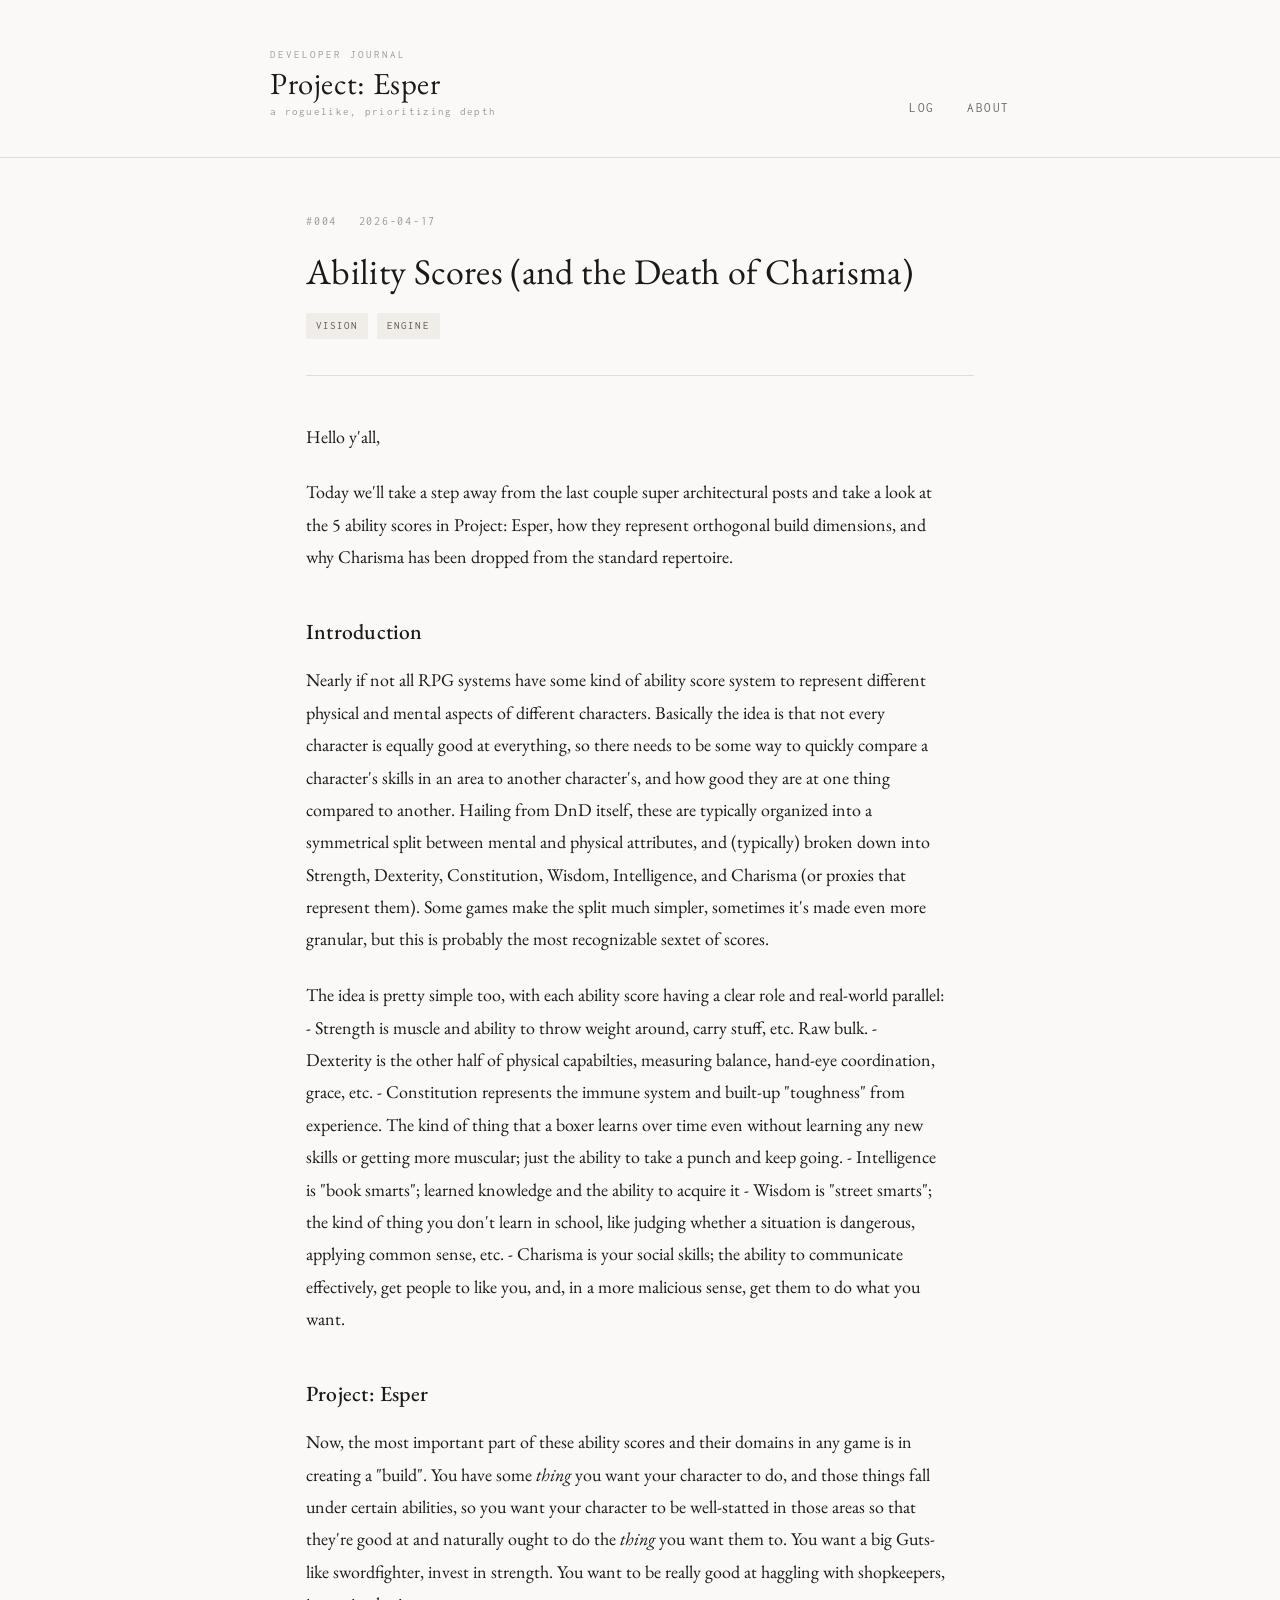
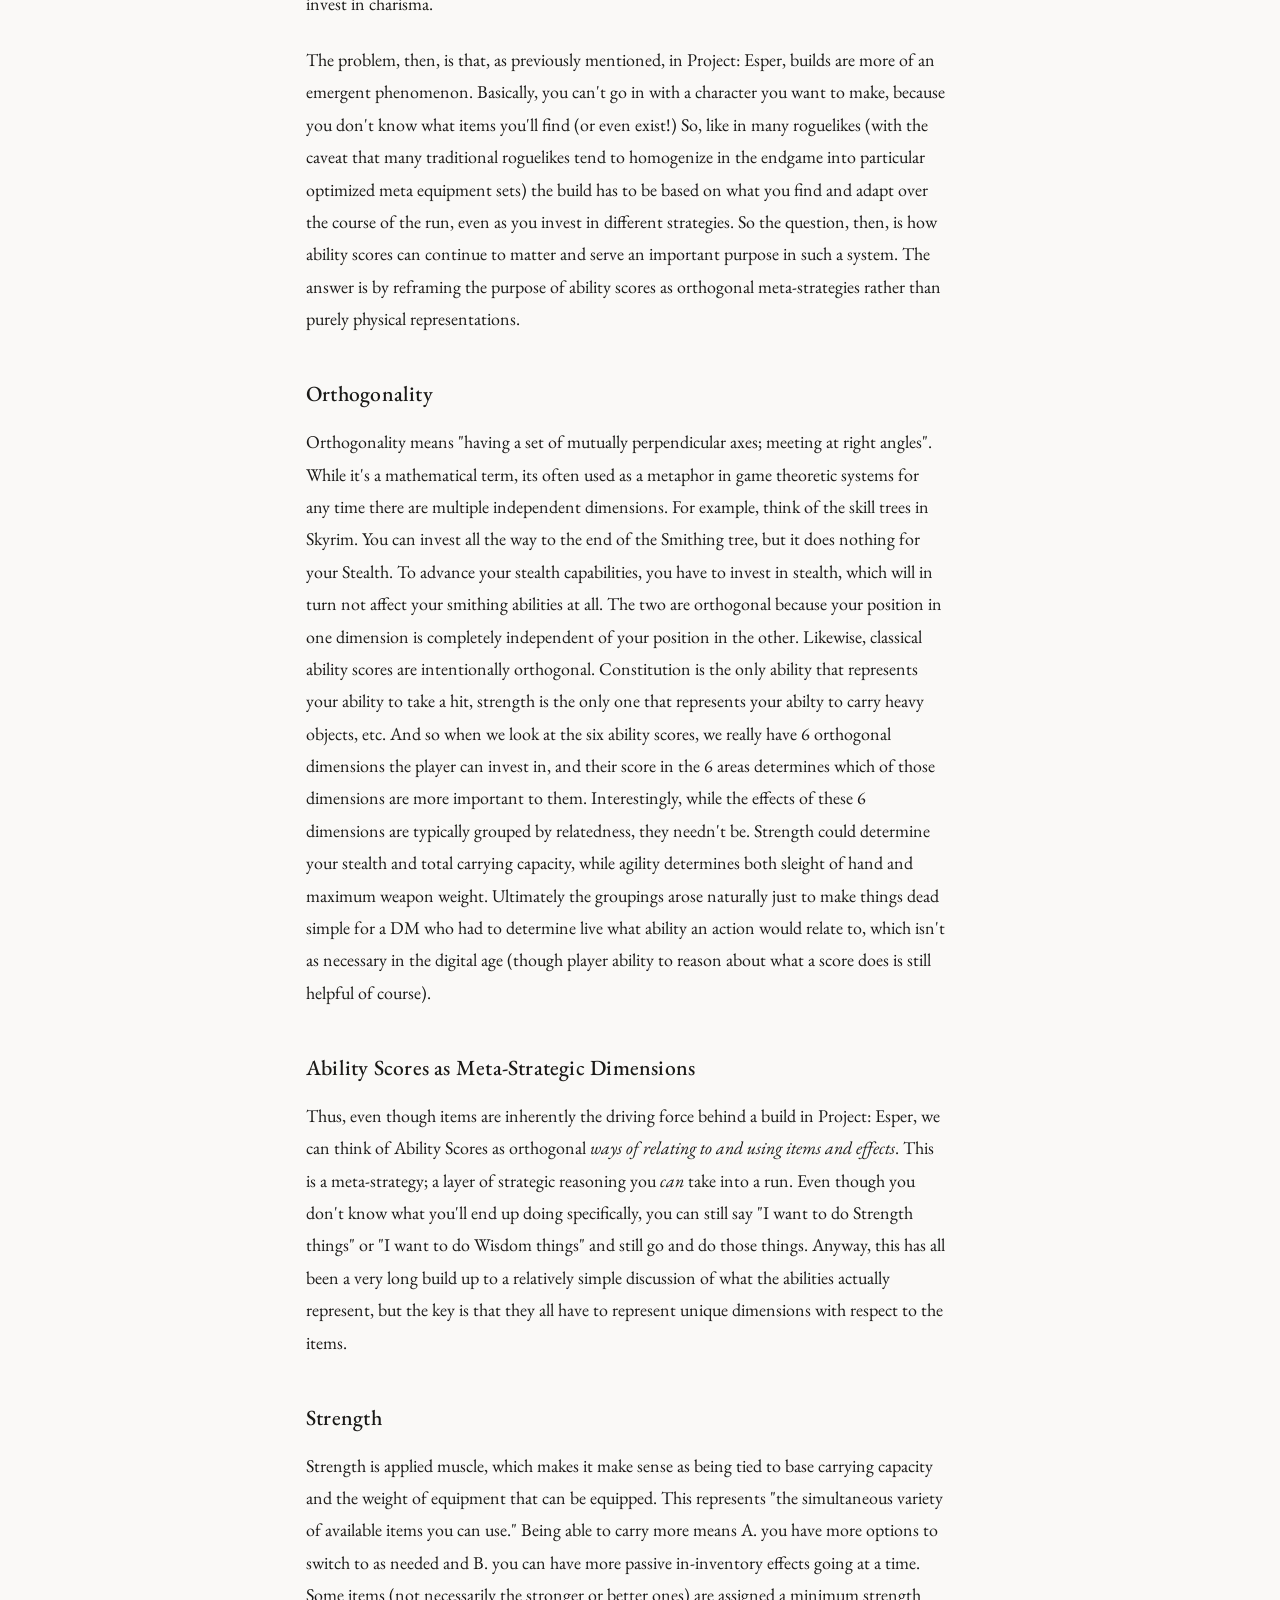
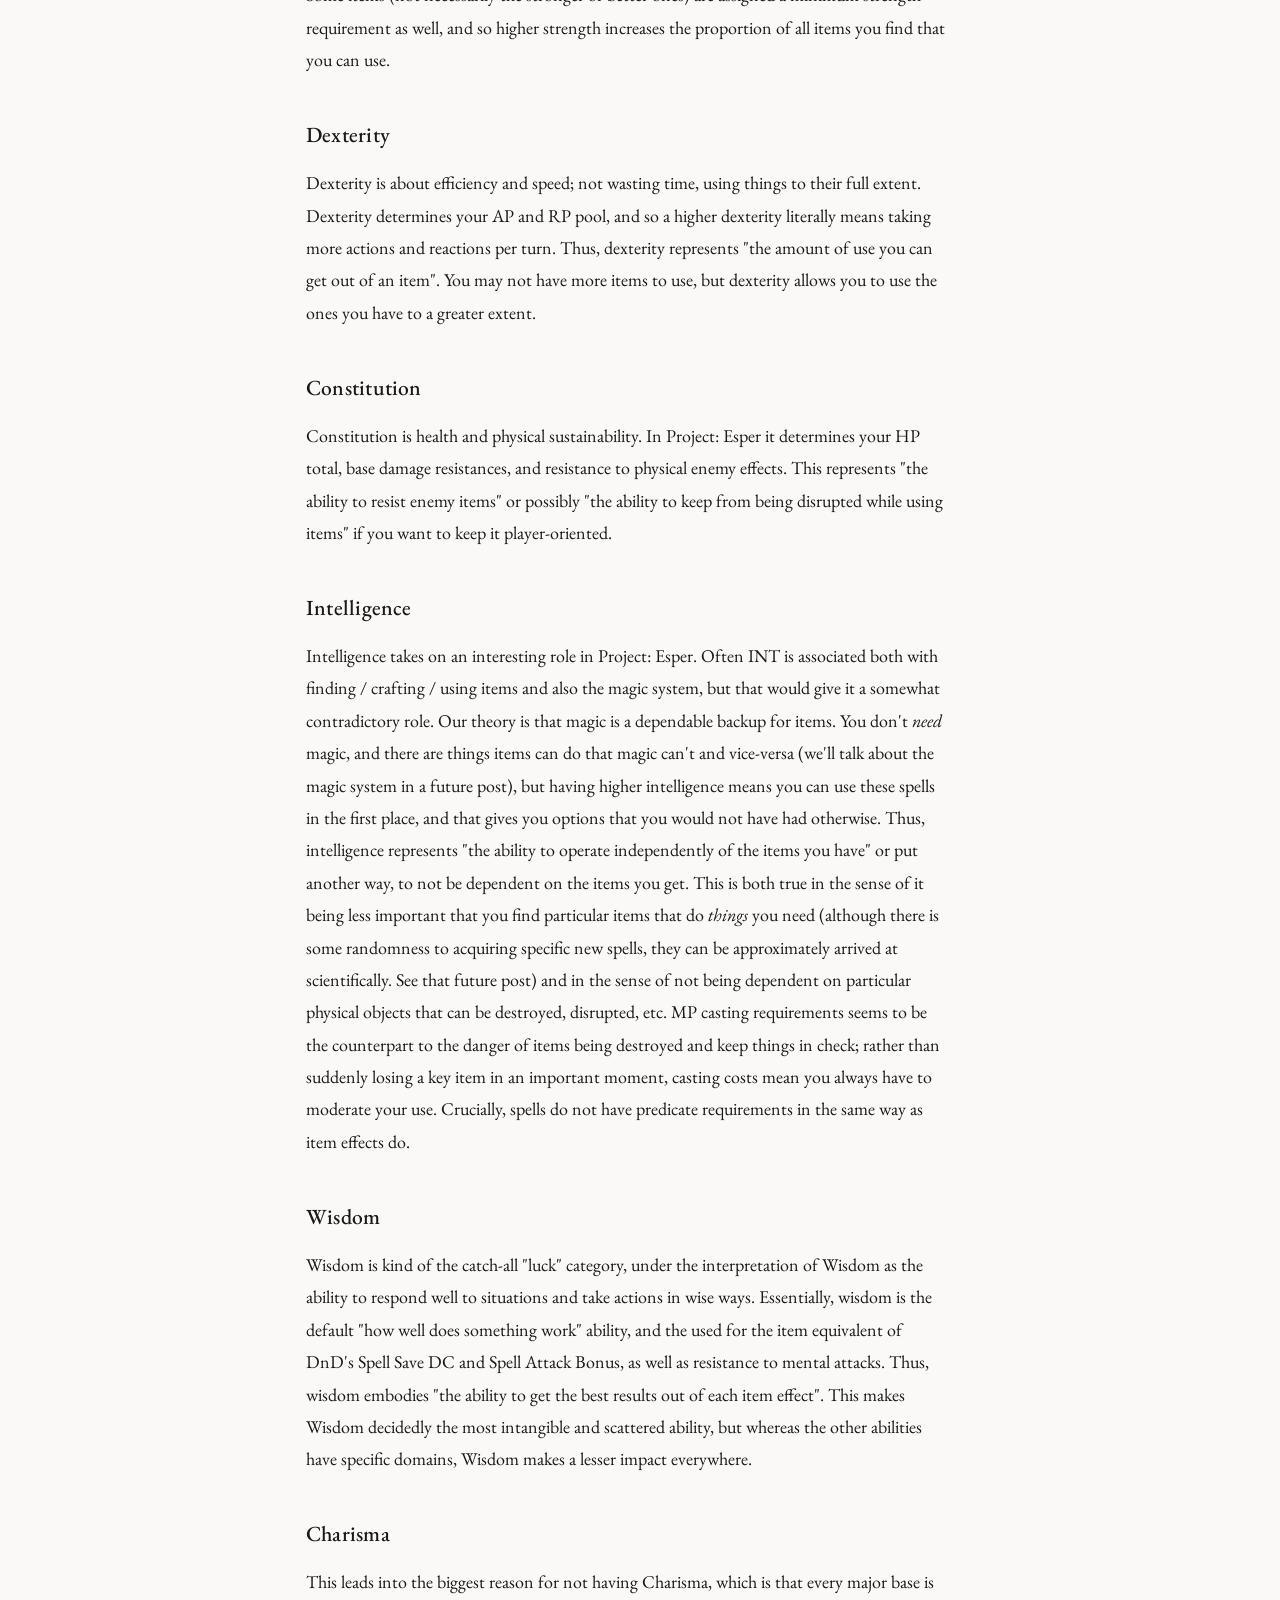
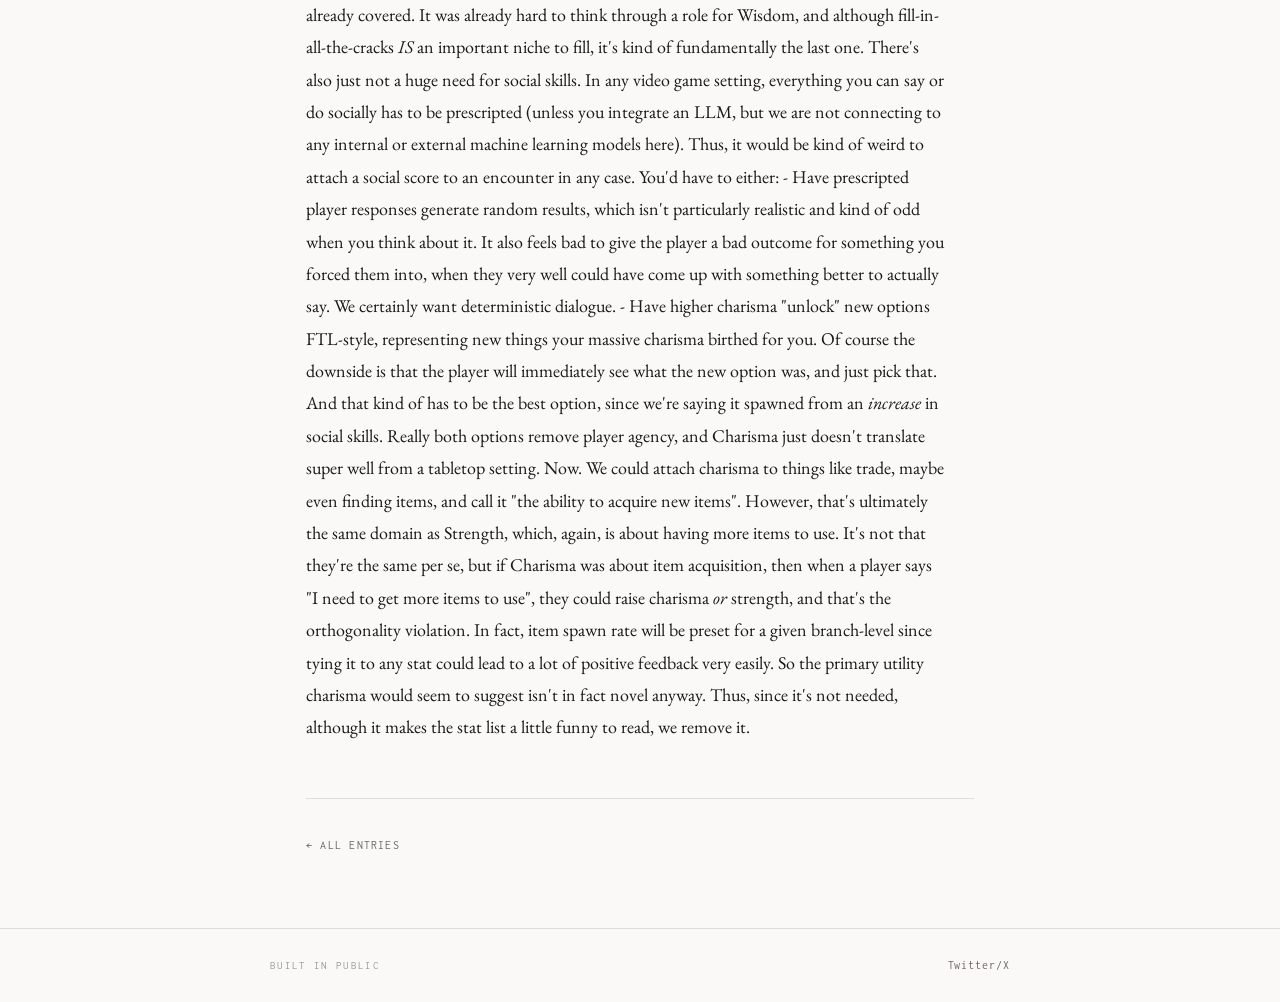
<file: posts/week-004.html>
<!DOCTYPE html>
<html lang="en">
<head>
  <meta charset="UTF-8" />
  <meta name="viewport" content="width=device-width, initial-scale=1.0" />
  <title>Ability Scores (and the Death of Charisma) — Project: Esper Dev Log</title>
  <meta name="description" content="An overview of the 5 ability scores in Project: Esper and their orthogonality" />
  <link rel="stylesheet" href="../assets/css/style.css" />
</head>
<body>

  <header class="site-header">
    <div class="header-inner">
      <div class="logo-block">
        <span class="logo-eyebrow">developer journal</span>
        <h1 class="site-title"><a href="../index.html">Project: Esper</a></h1>
        <span class="logo-sub">a roguelike, prioritizing depth</span>
      </div>
      <nav class="site-nav">
        <a href="../index.html" class="nav-link">Log</a>
        <a href="../about.html" class="nav-link">About</a>
      </nav>
    </div>
  </header>

  <main class="main-content">
    <header class="article-header">
      <div class="article-eyebrow">
        <span>#004</span>
        <time>2026-04-17</time>
      </div>
      <h1 class="article-title">Ability Scores (and the Death of Charisma)</h1>
      <div class="article-tags">
        <span class="post-tag">vision</span> <span class="post-tag">engine</span>
      </div>
    </header>

    <div class="article-body">
      <p>Hello y'all,</p>
<p>Today we'll take a step away from the last couple super architectural posts and take a look at the 5 ability scores in Project: Esper, how they represent orthogonal build dimensions, and why Charisma has been dropped from the standard repertoire.</p>
<h2>Introduction</h2>
<p>Nearly if not all RPG systems have some kind of ability score system to represent different physical and mental aspects of different characters. Basically the idea is that not every character is equally good at everything, so there needs to be some way to quickly compare a character's skills in an area to another character's, and how good they are at one thing compared to another. Hailing from DnD itself, these are typically organized into a symmetrical split between mental and physical attributes, and (typically) broken down into Strength, Dexterity, Constitution, Wisdom, Intelligence, and Charisma (or proxies that represent them). Some games make the split much simpler, sometimes it's made even more granular, but this is probably the most recognizable sextet of scores.</p>
<p>The idea is pretty simple too, with each ability score having a clear role and real-world parallel: - Strength is muscle and ability to throw weight around, carry stuff, etc. Raw bulk. - Dexterity is the other half of physical capabilties, measuring balance, hand-eye coordination, grace, etc. - Constitution represents the immune system and built-up "toughness" from experience. The kind of thing that a boxer learns over time even without learning any new skills or getting more muscular; just the ability to take a punch and keep going. - Intelligence is "book smarts"; learned knowledge and the ability to acquire it - Wisdom is "street smarts"; the kind of thing you don't learn in school, like judging whether a situation is dangerous, applying common sense, etc. - Charisma is your social skills; the ability to communicate effectively, get people to like you, and, in a more malicious sense, get them to do what you want.</p>
<h2>Project: Esper</h2>
<p>Now, the most important part of these ability scores and their domains in any game is in creating a "build". You have some <em>thing</em> you want your character to do, and those things fall under certain abilities, so you want your character to be well-statted in those areas so that they're good at and naturally ought to do the <em>thing</em> you want them to. You want a big Guts-like swordfighter, invest in strength. You want to be really good at haggling with shopkeepers, invest in charisma.</p>
<p>The problem, then, is that, as previously mentioned, in Project: Esper, builds are more of an emergent phenomenon. Basically, you can't go in with a character you want to make, because you don't know what items you'll find (or even exist!) So, like in many roguelikes (with the caveat that many traditional roguelikes tend to homogenize in the endgame into particular optimized meta equipment sets) the build has to be based on what you find and adapt over the course of the run, even as you invest in different strategies. So the question, then, is how ability scores can continue to matter and serve an important purpose in such a system. The answer is by reframing the purpose of ability scores as orthogonal meta-strategies rather than purely physical representations.</p>
<h2>Orthogonality</h2>
<p>Orthogonality means "having a set of mutually perpendicular axes; meeting at right angles". While it's a mathematical term, its often used as a metaphor in game theoretic systems for any time there are multiple independent dimensions. For example, think of the skill trees in Skyrim. You can invest all the way to the end of the Smithing tree, but it does nothing for your Stealth. To advance your stealth capabilities, you have to invest in stealth, which will in turn not affect your smithing abilities at all. The two are orthogonal because your position in one dimension is completely independent of your position in the other. Likewise, classical ability scores are intentionally orthogonal. Constitution is the only ability that represents your ability to take a hit, strength is the only one that represents your abilty to carry heavy objects, etc. And so when we look at the six ability scores, we really have 6 orthogonal dimensions the player can invest in, and their score in the 6 areas determines which of those dimensions are more important to them. Interestingly, while the effects of these 6 dimensions are typically grouped by relatedness, they needn't be. Strength could determine your stealth and total carrying capacity, while agility determines both sleight of hand and maximum weapon weight. Ultimately the groupings arose naturally just to make things dead simple for a DM who had to determine live what ability an action would relate to, which isn't as necessary in the digital age (though player ability to reason about what a score does is still helpful of course).</p>
<h2>Ability Scores as Meta-Strategic Dimensions</h2>
<p>Thus, even though items are inherently the driving force behind a build in Project: Esper, we can think of Ability Scores as orthogonal <em>ways of relating to and using items and effects</em>. This is a meta-strategy; a layer of strategic reasoning you <em>can</em> take into a run. Even though you don't know what you'll end up doing specifically, you can still say "I want to do Strength things" or "I want to do Wisdom things" and still go and do those things. Anyway, this has all been a very long build up to a relatively simple discussion of what the abilities actually represent, but the key is that they all have to represent unique dimensions with respect to the items.</p>
<h2>Strength</h2>
<p>Strength is applied muscle, which makes it make sense as being tied to base carrying capacity and the weight of equipment that can be equipped. This represents "the simultaneous variety of available items you can use." Being able to carry more means A. you have more options to switch to as needed and B. you can have more passive in-inventory effects going at a time. Some items (not necessarily the stronger or better ones) are assigned a minimum strength requirement as well, and so higher strength increases the proportion of all items you find that you can use.</p>
<h2>Dexterity</h2>
<p>Dexterity is about efficiency and speed; not wasting time, using things to their full extent. Dexterity determines your AP and RP pool, and so a higher dexterity literally means taking more actions and reactions per turn. Thus, dexterity represents "the amount of use you can get out of an item". You may not have more items to use, but dexterity allows you to use the ones you have to a greater extent.</p>
<h2>Constitution</h2>
<p>Constitution is health and physical sustainability. In Project: Esper it determines your HP total, base damage resistances, and resistance to physical enemy effects. This represents "the ability to resist enemy items" or possibly "the ability to keep from being disrupted while using items" if you want to keep it player-oriented.</p>
<h2>Intelligence</h2>
<p>Intelligence takes on an interesting role in Project: Esper. Often INT is associated both with finding / crafting / using items and also the magic system, but that would give it a somewhat contradictory role. Our theory is that magic is a dependable backup for items. You don't <em>need</em> magic, and there are things items can do that magic can't and vice-versa (we'll talk about the magic system in a future post), but having higher intelligence means you can use these spells in the first place, and that gives you options that you would not have had otherwise. Thus, intelligence represents "the ability to operate independently of the items you have" or put another way, to not be dependent on the items you get. This is both true in the sense of it being less important that you find particular items that do <em>things</em> you need (although there is some randomness to acquiring specific new spells, they can be approximately arrived at scientifically. See that future post) and in the sense of not being dependent on particular physical objects that can be destroyed, disrupted, etc. MP casting requirements seems to be the counterpart to the danger of items being destroyed and keep things in check; rather than suddenly losing a key item in an important moment, casting costs mean you always have to moderate your use. Crucially, spells do not have predicate requirements in the same way as item effects do.</p>
<h2>Wisdom</h2>
<p>Wisdom is kind of the catch-all "luck" category, under the interpretation of Wisdom as the ability to respond well to situations and take actions in wise ways. Essentially, wisdom is the default "how well does something work" ability, and the used for the item equivalent of DnD's Spell Save DC and Spell Attack Bonus, as well as resistance to mental attacks.  Thus, wisdom embodies "the ability to get the best results out of each item effect". This makes Wisdom decidedly the most intangible and scattered ability, but whereas the other abilities have specific domains, Wisdom makes a lesser impact everywhere.</p>
<h2>Charisma</h2>
<p>This leads into the biggest reason for not having Charisma, which is that every major base is already covered. It was already hard to think through a role for Wisdom, and although fill-in-all-the-cracks <em>IS</em> an important niche to fill, it's kind of fundamentally the last one. There's also just not a huge need for social skills. In any video game setting, everything you can say or do socially has to be prescripted (unless you integrate an LLM, but we are not connecting to any internal or external machine learning models here). Thus, it would be kind of weird to attach a social score to an encounter in any case. You'd have to either: - Have prescripted player responses generate random results, which isn't particularly realistic and kind of odd when you think about it. It also feels bad to give the player a bad outcome for something you forced them into, when they very well could have come up with something better to actually say. We certainly want deterministic dialogue. - Have higher charisma "unlock" new options FTL-style, representing new things your massive charisma birthed for you. Of course the downside is that the player will immediately see what the new option was, and just pick that. And that kind of has to be the best option, since we're saying it spawned from an <em>increase</em> in social skills. Really both options remove player agency, and Charisma just doesn't translate super well from a tabletop setting. Now. We could attach charisma to things like trade, maybe even finding items, and call it "the ability to acquire new items". However, that's ultimately the same domain as Strength, which, again, is about having more items to use. It's not that they're the same per se, but if Charisma was about item acquisition, then when a player says "I need to get more items to use", they could raise charisma <em>or</em> strength, and that's the orthogonality violation. In fact, item spawn rate will be preset for a given branch-level since tying it to any stat could lead to a lot of positive feedback very easily. So the primary utility charisma would seem to suggest isn't in fact novel anyway. Thus, since it's not needed, although it makes the stat list a little funny to read, we remove it.</p>
    </div>

    <nav class="article-nav">
      <a href="../index.html" class="article-nav-link prev">All entries</a>
      
    </nav>
  </main>

  <footer class="site-footer">
    <div class="footer-inner">
      <span class="footer-copy">built in public</span>
      <div style="display:flex;gap:1.2rem;">
        <a href="https://x.com/Project_Esper" target="_blank" class="footer-social">Twitter/X</a>
      </div>
    </div>
  </footer>

</body>
</html>
</file>
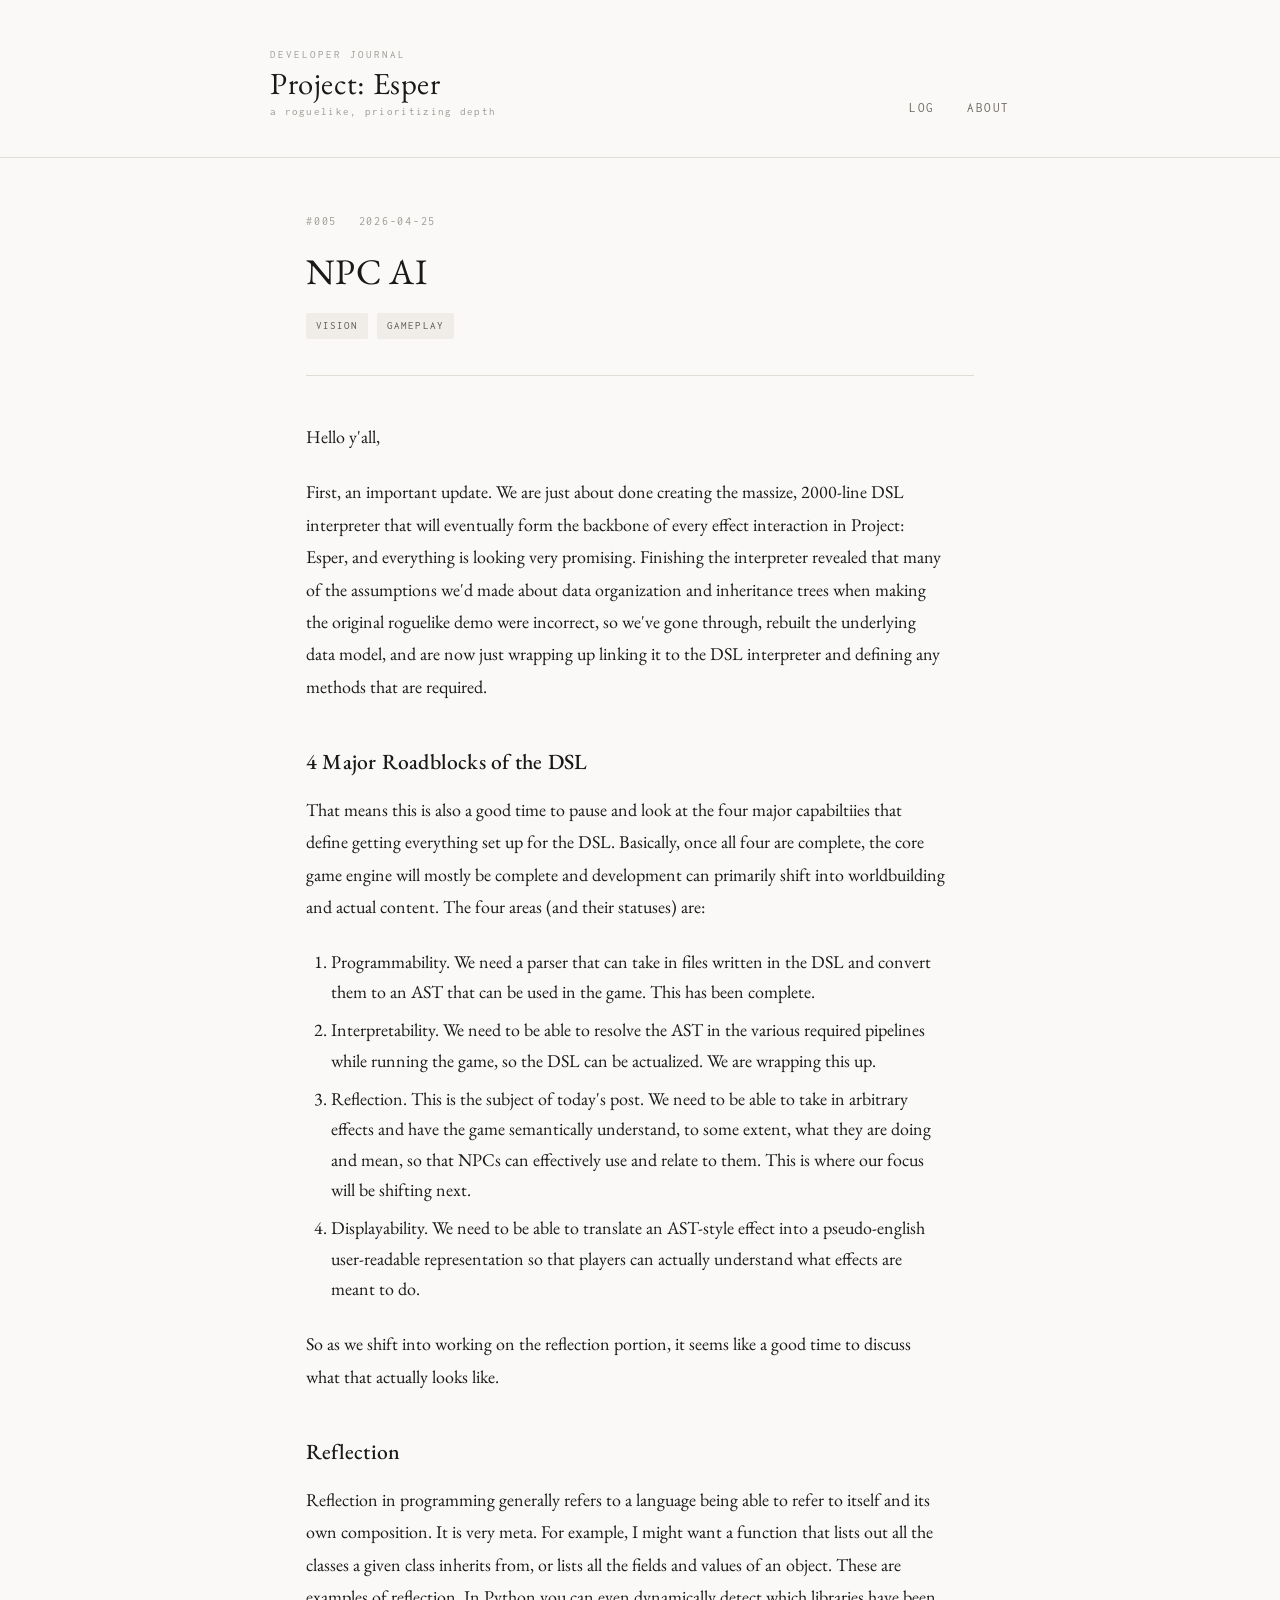
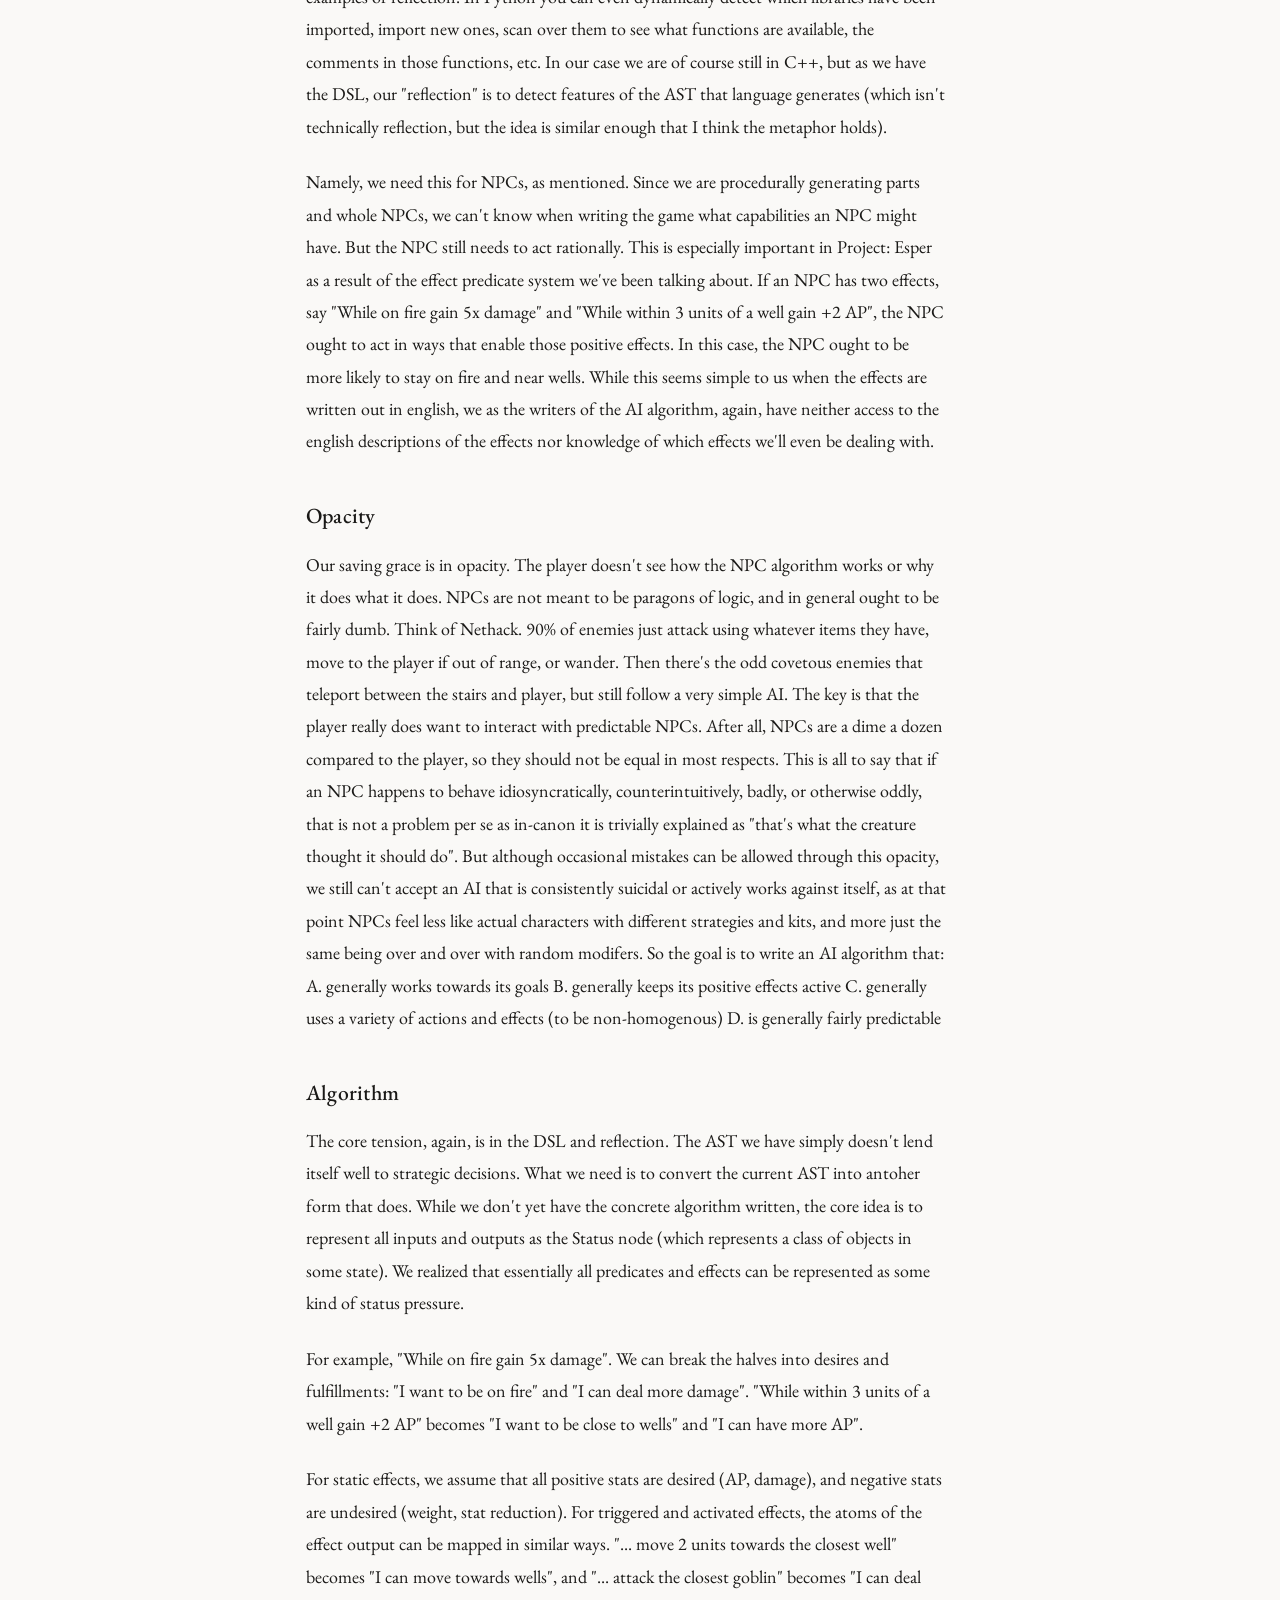
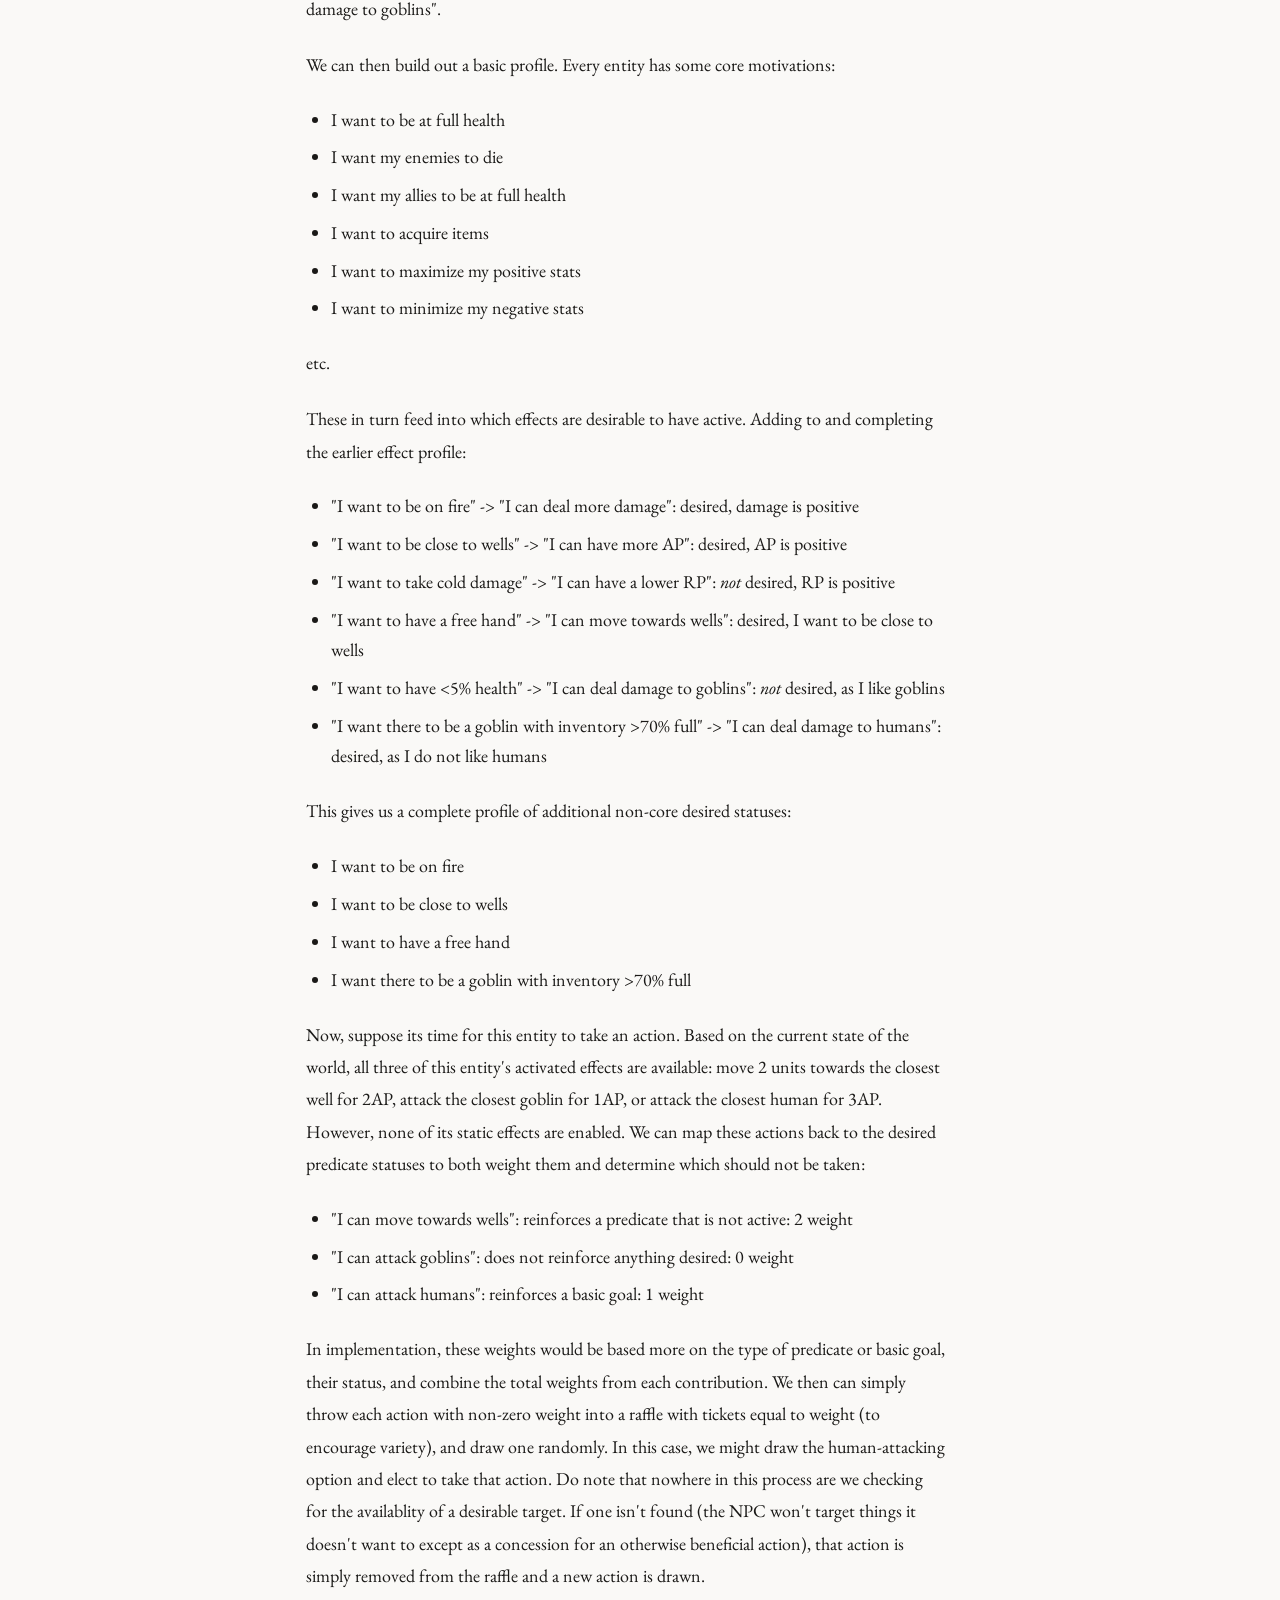
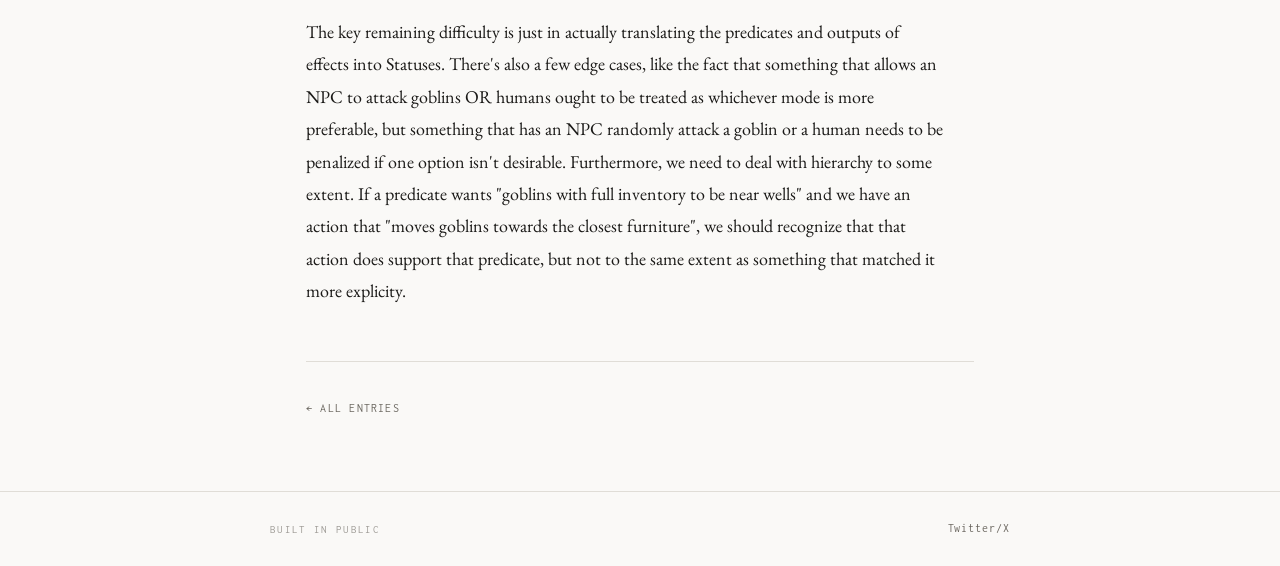
<file: posts/week-005.html>
<!DOCTYPE html>
<html lang="en">
<head>
  <meta charset="UTF-8" />
  <meta name="viewport" content="width=device-width, initial-scale=1.0" />
  <title>NPC AI — Project: Esper Dev Log</title>
  <meta name="description" content="Creating deterministic strategies for nondeterministic effects" />
  <link rel="stylesheet" href="../assets/css/style.css" />
</head>
<body>

  <header class="site-header">
    <div class="header-inner">
      <div class="logo-block">
        <span class="logo-eyebrow">developer journal</span>
        <h1 class="site-title"><a href="../index.html">Project: Esper</a></h1>
        <span class="logo-sub">a roguelike, prioritizing depth</span>
      </div>
      <nav class="site-nav">
        <a href="../index.html" class="nav-link">Log</a>
        <a href="../about.html" class="nav-link">About</a>
      </nav>
    </div>
  </header>

  <main class="main-content">
    <header class="article-header">
      <div class="article-eyebrow">
        <span>#005</span>
        <time>2026-04-25</time>
      </div>
      <h1 class="article-title">NPC AI</h1>
      <div class="article-tags">
        <span class="post-tag">vision</span> <span class="post-tag">gameplay</span>
      </div>
    </header>

    <div class="article-body">
      <p>Hello y'all,</p>
<p>First, an important update. We are just about done creating the massize, 2000-line DSL interpreter that will eventually form the backbone of every effect interaction in Project: Esper, and everything is looking very promising. Finishing the interpreter revealed that many of the assumptions we'd made about data organization and inheritance trees when making the original roguelike demo were incorrect, so we've gone through, rebuilt the underlying data model, and are now just wrapping up linking it to the DSL interpreter and defining any methods that are required.</p>
<h2>4 Major Roadblocks of the DSL</h2>
<p>That means this is also a good time to pause and look at the four major capabiltiies that define getting everything set up for the DSL. Basically, once all four are complete, the core game engine will mostly be complete and development can primarily shift into worldbuilding and actual content. The four areas (and their statuses) are:</p>
<ol><li>Programmability. We need a parser that can take in files written in the DSL and convert them to an AST that can be used in the game. This has been complete.</li><li>Interpretability. We need to be able to resolve the AST in the various required pipelines while running the game, so the DSL can be actualized. We are wrapping this up.</li><li>Reflection. This is the subject of today's post. We need to be able to take in arbitrary effects and have the game semantically understand, to some extent, what they are doing and mean, so that NPCs can effectively use and relate to them. This is where our focus will be shifting next.</li><li>Displayability. We need to be able to translate an AST-style effect into a pseudo-english user-readable representation so that players can actually understand what effects are meant to do.</li></ol>
<p>So as we shift into working on the reflection portion, it seems like a good time to discuss what that actually looks like.</p>
<h2>Reflection</h2>
<p>Reflection in programming generally refers to a language being able to refer to itself and its own composition. It is very meta. For example, I might want a function that lists out all the classes a given class inherits from, or lists all the fields and values of an object. These are examples of reflection. In Python you can even dynamically detect which libraries have been imported, import new ones, scan over them to see what functions are available, the comments in those functions, etc. In our case we are of course still in C++, but as we have the DSL, our "reflection" is to detect features of the AST that language generates (which isn't technically reflection, but the idea is similar enough that I think the metaphor holds).</p>
<p>Namely, we need this for NPCs, as mentioned. Since we are procedurally generating parts and whole NPCs, we can't know when writing the game what capabilities an NPC might have. But the NPC still needs to act rationally. This is especially important in Project: Esper as a result of the effect predicate system we've been talking about. If an NPC has two effects, say "While on fire gain 5x damage" and "While within 3 units of a well gain +2 AP", the NPC ought to act in ways that enable those positive effects. In this case, the NPC ought to be more likely to stay on fire and near wells. While this seems simple to us when the effects are written out in english, we as the writers of the AI algorithm, again, have neither access to the english descriptions of the effects nor knowledge of which effects we'll even be dealing with.</p>
<h2>Opacity</h2>
<p>Our saving grace is in opacity. The player doesn't see how the NPC algorithm works or why it does what it does. NPCs are not meant to be paragons of logic, and in general ought to be fairly dumb. Think of Nethack. 90% of enemies just attack using whatever items they have, move to the player if out of range, or wander. Then there's the odd covetous enemies that teleport between the stairs and player, but still follow a very simple AI. The key is that the player really does want to interact with predictable NPCs. After all, NPCs are a dime a dozen compared to the player, so they should not be equal in most respects. This is all to say that if an NPC happens to behave idiosyncratically, counterintuitively, badly, or otherwise oddly, that is not a problem per se as in-canon it is trivially explained as "that's what the creature thought it should do". But although occasional mistakes can be allowed through this opacity, we still can't accept an AI that is consistently suicidal or actively works against itself, as at that point NPCs feel less like actual characters with different strategies and kits, and more just the same being over and over with random modifers. So the goal is to write an AI algorithm that: A. generally works towards its goals B. generally keeps its positive effects active C. generally uses a variety of actions and effects (to be non-homogenous) D. is generally fairly predictable</p>
<h2>Algorithm</h2>
<p>The core tension, again, is in the DSL and reflection. The AST we have simply doesn't lend itself well to strategic decisions. What we need is to convert the current AST into antoher form that does. While we don't yet have the concrete algorithm written, the core idea is to represent all inputs and outputs as the Status node (which represents a class of objects in some state). We realized that essentially all predicates and effects can be represented as some kind of status pressure.</p>
<p>For example, "While on fire gain 5x damage". We can break the halves into desires and fulfillments: "I want to be on fire" and "I can deal more damage". "While within 3 units of a well gain +2 AP" becomes "I want to be close to wells" and "I can have more AP".</p>
<p>For static effects, we assume that all positive stats are desired (AP, damage), and negative stats are undesired (weight, stat reduction). For triggered and activated effects, the atoms of the effect output can be mapped in similar ways. "... move 2 units towards the closest well" becomes "I can move towards wells", and "... attack the closest goblin" becomes "I can deal damage to goblins".</p>
<p>We can then build out a basic profile. Every entity has some core motivations:</p>
<ul><li>I want to be at full health</li><li>I want my enemies to die</li><li>I want my allies to be at full health</li><li>I want to acquire items</li><li>I want to maximize my positive stats</li><li>I want to minimize my negative stats</li></ul>
<p>etc.</p>
<p>These in turn feed into which effects are desirable to have active. Adding to and completing the earlier effect profile:</p>
<ul><li>"I want to be on fire" -> "I can deal more damage": desired, damage is positive</li><li>"I want to be close to wells" -> "I can have more AP": desired, AP is positive</li><li>"I want to take cold damage" -> "I can have a lower RP": <em>not</em> desired, RP is positive</li><li>"I want to have a free hand" -> "I can move towards wells": desired, I want to be close to wells</li><li>"I want to have <5% health" -> "I can deal damage to goblins": <em>not</em> desired, as I like goblins</li><li>"I want there to be a goblin with inventory >70% full" -> "I can deal damage to humans": desired, as I do not like humans</li></ul>
<p>This gives us a complete profile of additional non-core desired statuses:</p>
<ul><li>I want to be on fire</li><li>I want to be close to wells</li><li>I want to have a free hand</li><li>I want there to be a goblin with inventory >70% full</li></ul>
<p>Now, suppose its time for this entity to take an action. Based on the current state of the world, all three of this entity's activated effects are available: move 2 units towards the closest well for 2AP, attack the closest goblin for 1AP, or attack the closest human for 3AP. However, none of its static effects are enabled. We can map these actions back to the desired predicate statuses to both weight them and determine which should not be taken:</p>
<ul><li>"I can move towards wells": reinforces a predicate that is not active: 2 weight</li><li>"I can attack goblins": does not reinforce anything desired: 0 weight</li><li>"I can attack humans": reinforces a basic goal: 1 weight</li></ul>
<p>In implementation, these weights would be based more on the type of predicate or basic goal, their status, and combine the total weights from each contribution. We then can simply throw each action with non-zero weight into a raffle with tickets equal to weight (to encourage variety), and draw one randomly. In this case, we might draw the human-attacking option and elect to take that action. Do note that nowhere in this process are we checking for the availablity of a desirable target. If one isn't found (the NPC won't target things it doesn't want to except as a concession for an otherwise beneficial action), that action is simply removed from the raffle and a new action is drawn.</p>
<p>The key remaining difficulty is just in actually translating the predicates and outputs of effects into Statuses. There's also a few edge cases, like the fact that something that allows an NPC to attack goblins OR humans ought to be treated as whichever mode is more preferable, but something that has an NPC randomly attack a goblin or a human needs to be penalized if one option isn't desirable. Furthermore, we need to deal with hierarchy to some extent. If a predicate wants "goblins with full inventory to be near wells" and we have an action that "moves goblins towards the closest furniture", we should recognize that that action does support that predicate, but not to the same extent as something that matched it more explicity.</p>
    </div>

    <nav class="article-nav">
      <a href="../index.html" class="article-nav-link prev">All entries</a>
      
    </nav>
  </main>

  <footer class="site-footer">
    <div class="footer-inner">
      <span class="footer-copy">built in public</span>
      <div style="display:flex;gap:1.2rem;">
        <a href="https://x.com/Project_Esper" target="_blank" class="footer-social">Twitter/X</a>
      </div>
    </div>
  </footer>

</body>
</html>
</file>
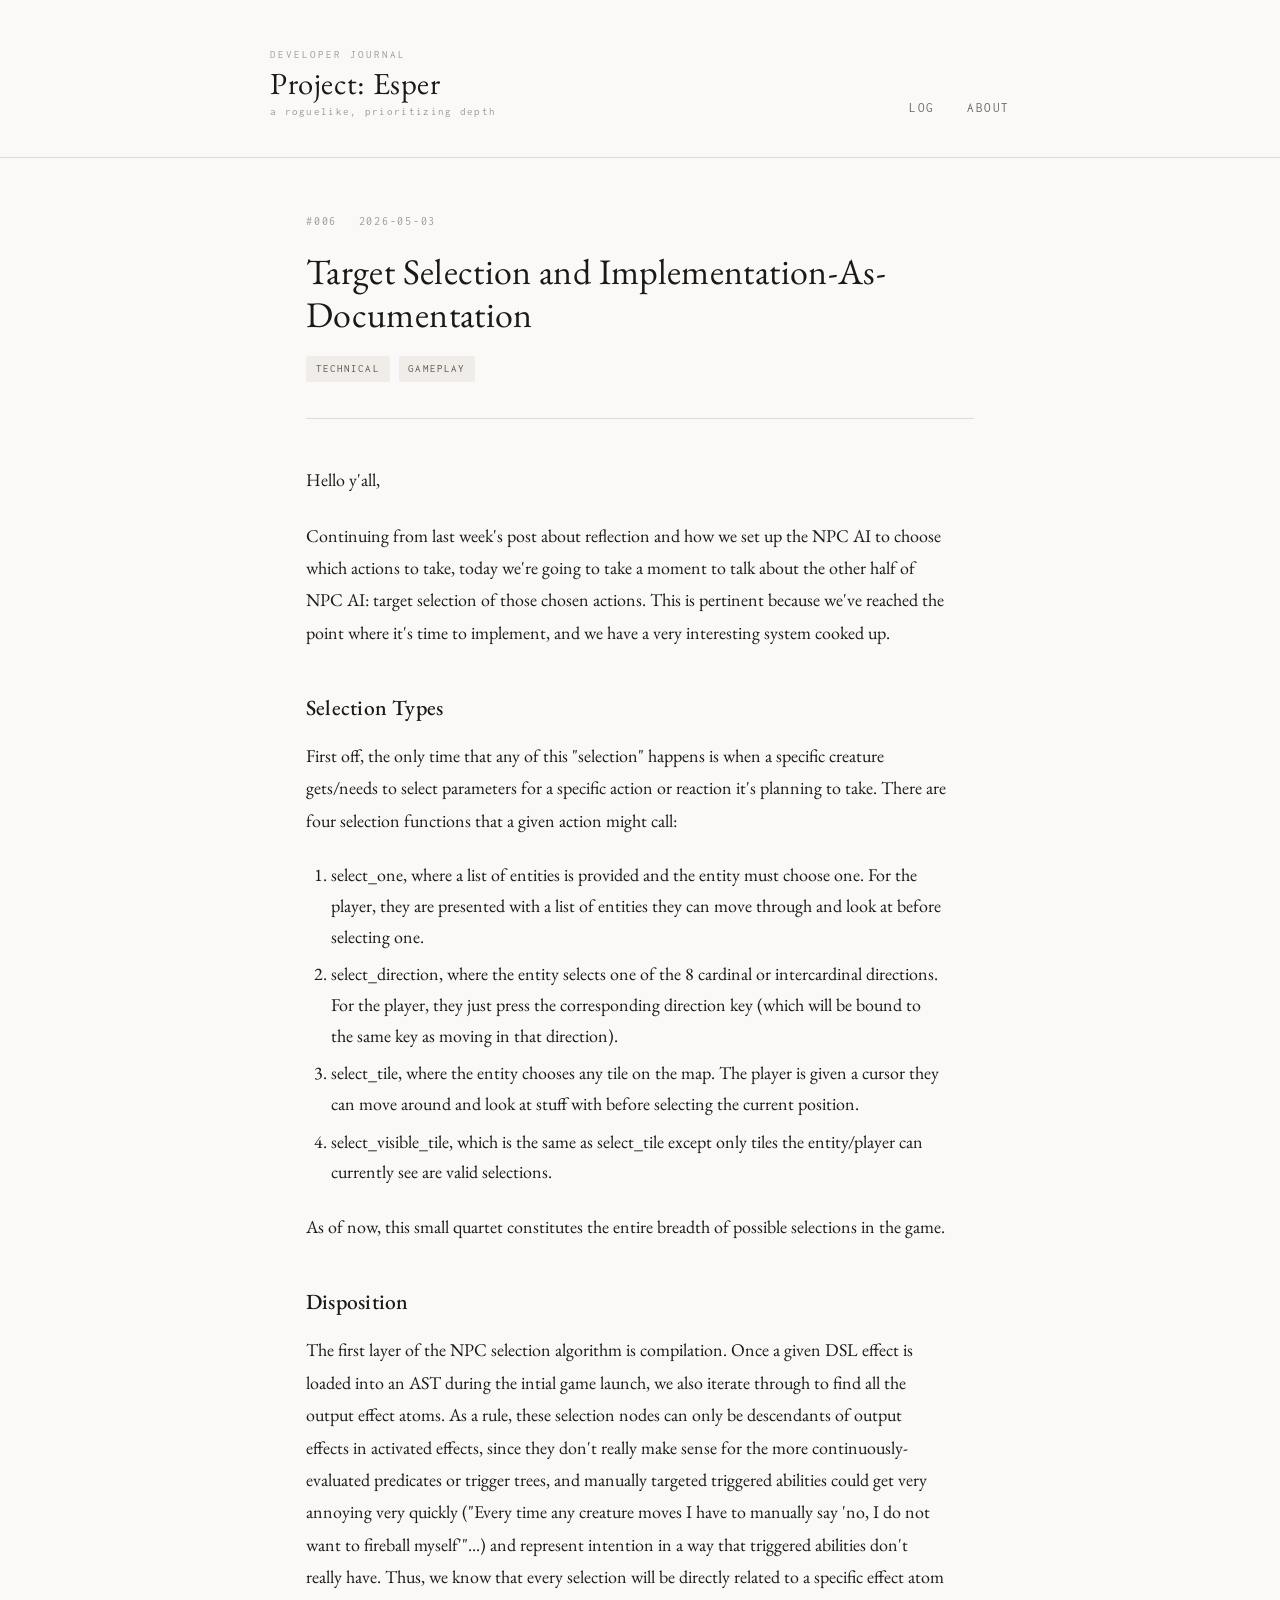
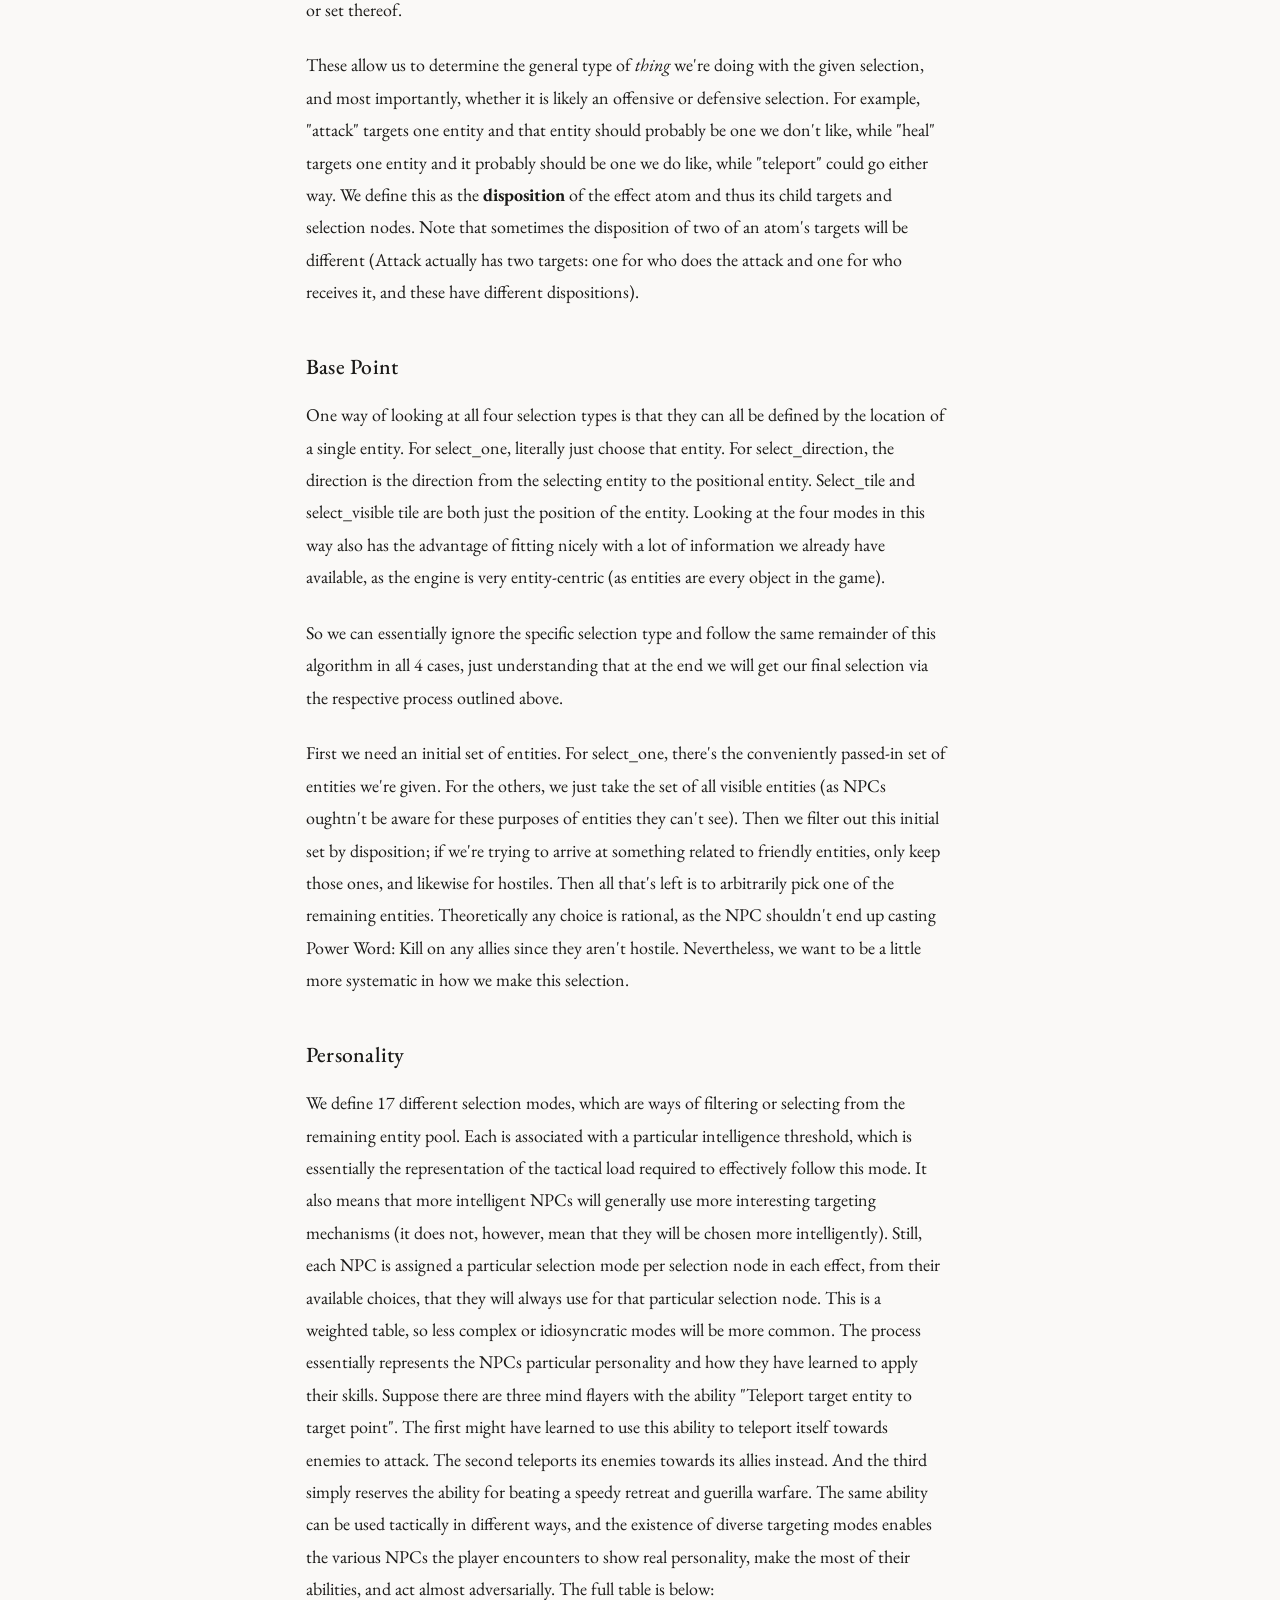
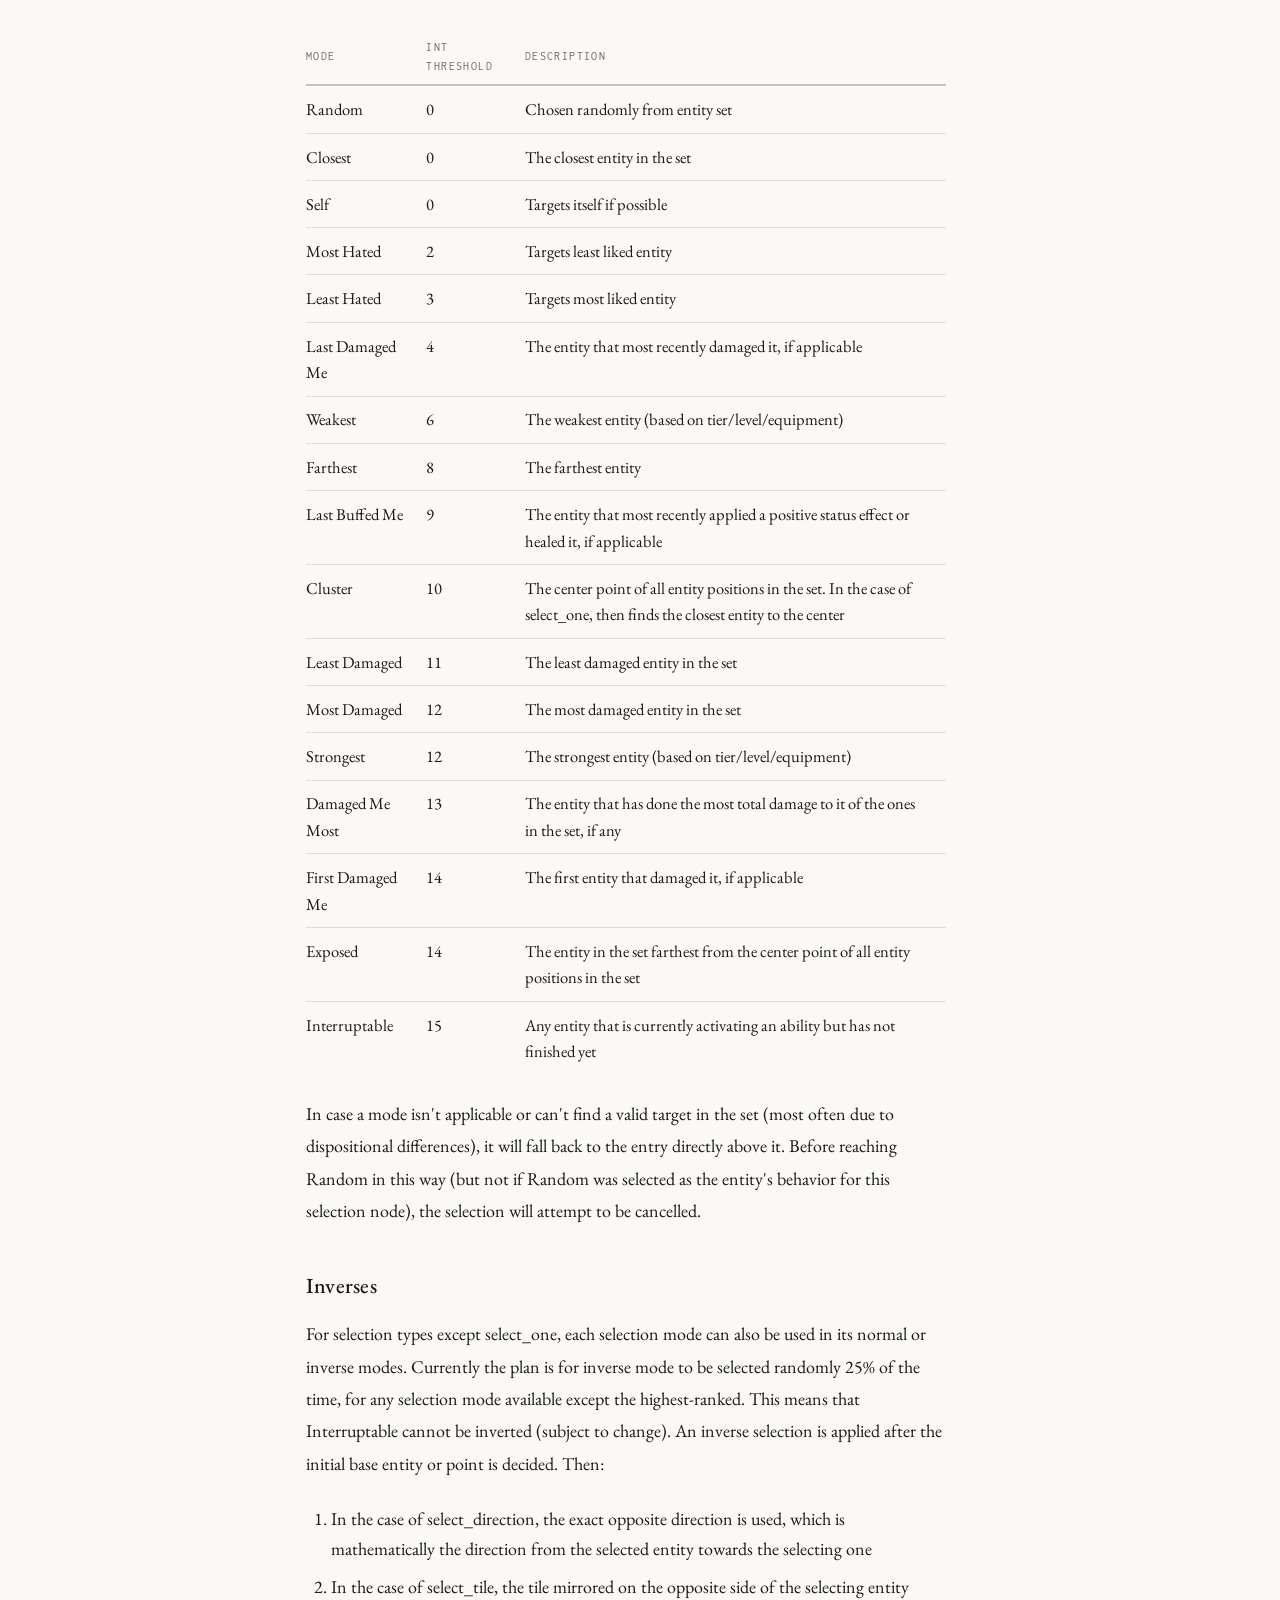
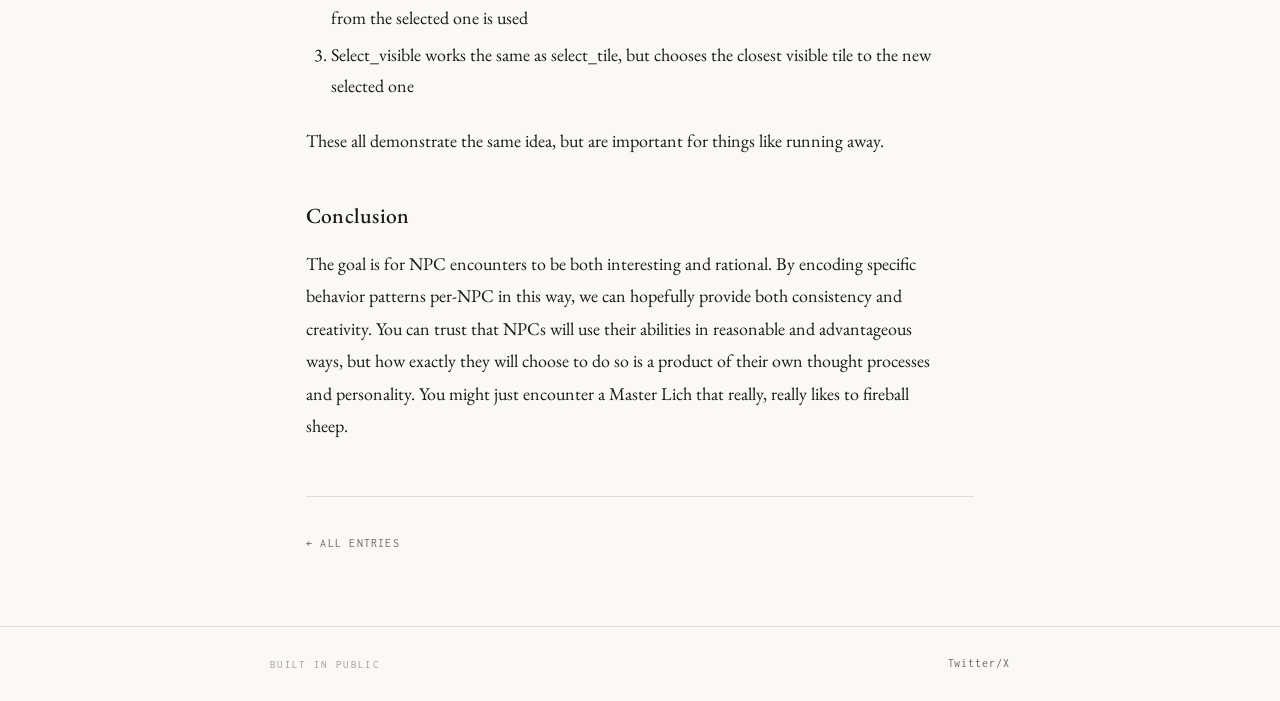
<file: posts/week-006.html>
<!DOCTYPE html>
<html lang="en">
<head>
  <meta charset="UTF-8" />
  <meta name="viewport" content="width=device-width, initial-scale=1.0" />
  <title>Target Selection — Project: Esper Dev Log</title>
  <meta name="description" content="NPC target selection and the emergence of personality and nonpredictable interactions" />
  <link rel="stylesheet" href="../assets/css/style.css" />
</head>
<body>

  <header class="site-header">
    <div class="header-inner">
      <div class="logo-block">
        <span class="logo-eyebrow">developer journal</span>
        <h1 class="site-title"><a href="../index.html">Project: Esper</a></h1>
        <span class="logo-sub">a roguelike, prioritizing depth</span>
      </div>
      <nav class="site-nav">
        <a href="../index.html" class="nav-link">Log</a>
        <a href="../about.html" class="nav-link">About</a>
      </nav>
    </div>
  </header>

  <main class="main-content">
    <header class="article-header">
      <div class="article-eyebrow">
        <span>#006</span>
        <time>2026-05-03</time>
      </div>
      <h1 class="article-title">Target Selection and Implementation-As-Documentation</h1>
      <div class="article-tags">
        <span class="post-tag">technical</span> <span class="post-tag">gameplay</span>
      </div>
    </header>

    <div class="article-body">
      <p>Hello y'all,</p>
<p>Continuing from last week's post about reflection and how we set up the NPC AI to choose which actions to take, today we're going to take a moment to talk about the other half of NPC AI: target selection of those chosen actions. This is pertinent because we've reached the point where it's time to implement, and we have a very interesting system cooked up.</p>
<h2>Selection Types</h2>
<p>First off, the only time that any of this "selection" happens is when a specific creature gets/needs to select parameters for a specific action or reaction it's planning to take. There are four selection functions that a given action might call:</p>
<ol><li>select_one, where a list of entities is provided and the entity must choose one. For the player, they are presented with a list of entities they can move through and look at before selecting one.</li><li>select_direction, where the entity selects one of the 8 cardinal or intercardinal directions. For the player, they just press the corresponding direction key (which will be bound to the same key as moving in that direction).</li><li>select_tile, where the entity chooses any tile on the map. The player is given a cursor they can move around and look at stuff with before selecting the current position.</li><li>select_visible_tile, which is the same as select_tile except only tiles the entity/player can currently see are valid selections.</li></ol>
<p>As of now, this small quartet constitutes the entire breadth of possible selections in the game.</p>
<h2>Disposition</h2>
<p>The first layer of the NPC selection algorithm is compilation. Once a given DSL effect is loaded into an AST during the intial game launch, we also iterate through to find all the output effect atoms. As a rule, these selection nodes can only be descendants of output effects in activated effects, since they don't really make sense for the more continuously-evaluated predicates or trigger trees, and manually targeted triggered abilities could get very annoying very quickly ("Every time any creature moves I have to manually say 'no, I do not want to fireball myself'"...) and represent intention in a way that triggered abilities don't really have. Thus, we know that every selection will be directly related to a specific effect atom or set thereof.</p>
<p>These allow us to determine the general type of <em>thing</em> we're doing with the given selection, and most importantly, whether it is likely an offensive or defensive selection. For example, "attack" targets one entity and that entity should probably be one we don't like, while "heal" targets one entity and it probably should be one we do like, while "teleport" could go either way. We define this as the <strong>disposition</strong> of the effect atom and thus its child targets and selection nodes. Note that sometimes the disposition of two of an atom's targets will be different (Attack actually has two targets: one for who does the attack and one for who receives it, and these have different dispositions).</p>
<h2>Base Point</h2>
<p>One way of looking at all four selection types is that they can all be defined by the location of a single entity. For select_one, literally just choose that entity. For select_direction, the direction is the direction from the selecting entity to the positional entity. Select_tile and select_visible tile are both just the position of the entity. Looking at the four modes in this way also has the advantage of fitting nicely with a lot of information we already have available, as the engine is very entity-centric (as entities are every object in the game).</p>
<p>So we can essentially ignore the specific selection type and follow the same remainder of this algorithm in all 4 cases, just understanding that at the end we will get our final selection via the respective process outlined above.</p>
<p>First we need an initial set of entities. For select_one, there's the conveniently passed-in set of entities we're given. For the others, we just take the set of all visible entities (as NPCs oughtn't be aware for these purposes of entities they can't see). Then we filter out this initial set by disposition; if we're trying to arrive at something related to friendly entities, only keep those ones, and likewise for hostiles. Then all that's left is to arbitrarily pick one of the remaining entities. Theoretically any choice is rational, as the NPC shouldn't end up casting Power Word: Kill on any allies since they aren't hostile. Nevertheless, we want to be a little more systematic in how we make this selection.</p>
<h2>Personality</h2>
<p>We define 17 different selection modes, which are ways of filtering or selecting from the remaining entity pool. Each is associated with a particular intelligence threshold, which is essentially the representation of the tactical load required to effectively follow this mode. It also means that more intelligent NPCs will generally use more interesting targeting mechanisms (it does not, however, mean that they will be chosen more intelligently). Still, each NPC is assigned a particular selection mode per selection node in each effect, from their available choices, that they will always use for that particular selection node. This is a weighted table, so less complex or idiosyncratic modes will be more common. The process essentially represents the NPCs particular personality and how they have learned to apply their skills. Suppose there are three mind flayers with the ability "Teleport target entity to target point". The first might have learned to use this ability to teleport itself towards enemies to attack. The second teleports its enemies towards its allies instead. And the third simply reserves the ability for beating a speedy retreat and guerilla warfare. The same ability can be used tactically in different ways, and the existence of diverse targeting modes enables the various NPCs the player encounters to show real personality, make the most of their abilities, and act almost adversarially. The full table is below:</p>
<table><thead><tr><th>Mode</th><th>INT Threshold</th><th>Description</th></tr></thead><tbody><tr><td>Random</td><td>0</td><td>Chosen randomly from entity set</td></tr><tr><td>Closest</td><td>0</td><td>The closest entity in the set</td></tr><tr><td>Self</td><td>0</td><td>Targets itself if possible</td></tr><tr><td>Most Hated</td><td>2</td><td>Targets least liked entity</td></tr><tr><td>Least Hated</td><td>3</td><td>Targets most liked entity</td></tr><tr><td>Last Damaged Me</td><td>4</td><td>The entity that most recently damaged it, if applicable</td></tr><tr><td>Weakest</td><td>6</td><td>The weakest entity (based on tier/level/equipment)</td></tr><tr><td>Farthest</td><td>8</td><td>The farthest entity</td></tr><tr><td>Last Buffed Me</td><td>9</td><td>The entity that most recently applied a positive status effect or healed it, if applicable</td></tr><tr><td>Cluster</td><td>10</td><td>The center point of all entity positions in the set. In the case of select_one, then finds the closest entity to the center</td></tr><tr><td>Least Damaged</td><td>11</td><td>The least damaged entity in the set</td></tr><tr><td>Most Damaged</td><td>12</td><td>The most damaged entity in the set</td></tr><tr><td>Strongest</td><td>12</td><td>The strongest entity (based on tier/level/equipment)</td></tr><tr><td>Damaged Me Most</td><td>13</td><td>The entity that has done the most total damage to it of the ones in the set, if any</td></tr><tr><td>First Damaged Me</td><td>14</td><td>The first entity that damaged it, if applicable</td></tr><tr><td>Exposed</td><td>14</td><td>The entity in the set farthest from the center point of all entity positions in the set</td></tr><tr><td>Interruptable</td><td>15</td><td>Any entity that is currently activating an ability but has not finished yet</td></tr></tbody></table>
<p>In case a mode isn't applicable or can't find a valid target in the set (most often due to dispositional differences), it will fall back to the entry directly above it. Before reaching Random in this way (but not if Random was selected as the entity's behavior for this selection node), the selection will attempt to be cancelled.</p>
<h2>Inverses</h2>
<p>For selection types except select_one, each selection mode can also be used in its normal or inverse modes. Currently the plan is for inverse mode to be selected randomly 25% of the time, for any selection mode available except the highest-ranked. This means that Interruptable cannot be inverted (subject to change). An inverse selection is applied after the initial base entity or point is decided. Then:</p>
<ol><li>In the case of select_direction, the exact opposite direction is used, which is mathematically the direction from the selected entity towards the selecting one</li><li>In the case of select_tile, the tile mirrored on the opposite side of the selecting entity from the selected one is used</li><li>Select_visible works the same as select_tile, but chooses the closest visible tile to the new selected one</li></ol>
<p>These all demonstrate the same idea, but are important for things like running away.</p>
<h2>Conclusion</h2>
<p>The goal is for NPC encounters to be both interesting and rational. By encoding specific behavior patterns per-NPC in this way, we can hopefully provide both consistency and creativity. You can trust that NPCs will use their abilities in reasonable and advantageous ways, but how exactly they will choose to do so is a product of their own thought processes and personality. You might just encounter a Master Lich that really, really likes to fireball sheep.</p>
    </div>

    <nav class="article-nav">
      <a href="../index.html" class="article-nav-link prev">All entries</a>
      
    </nav>
  </main>

  <footer class="site-footer">
    <div class="footer-inner">
      <span class="footer-copy">built in public</span>
      <div style="display:flex;gap:1.2rem;">
        <a href="https://x.com/Project_Esper" target="_blank" class="footer-social">Twitter/X</a>
      </div>
    </div>
  </footer>

</body>
</html>
</file>
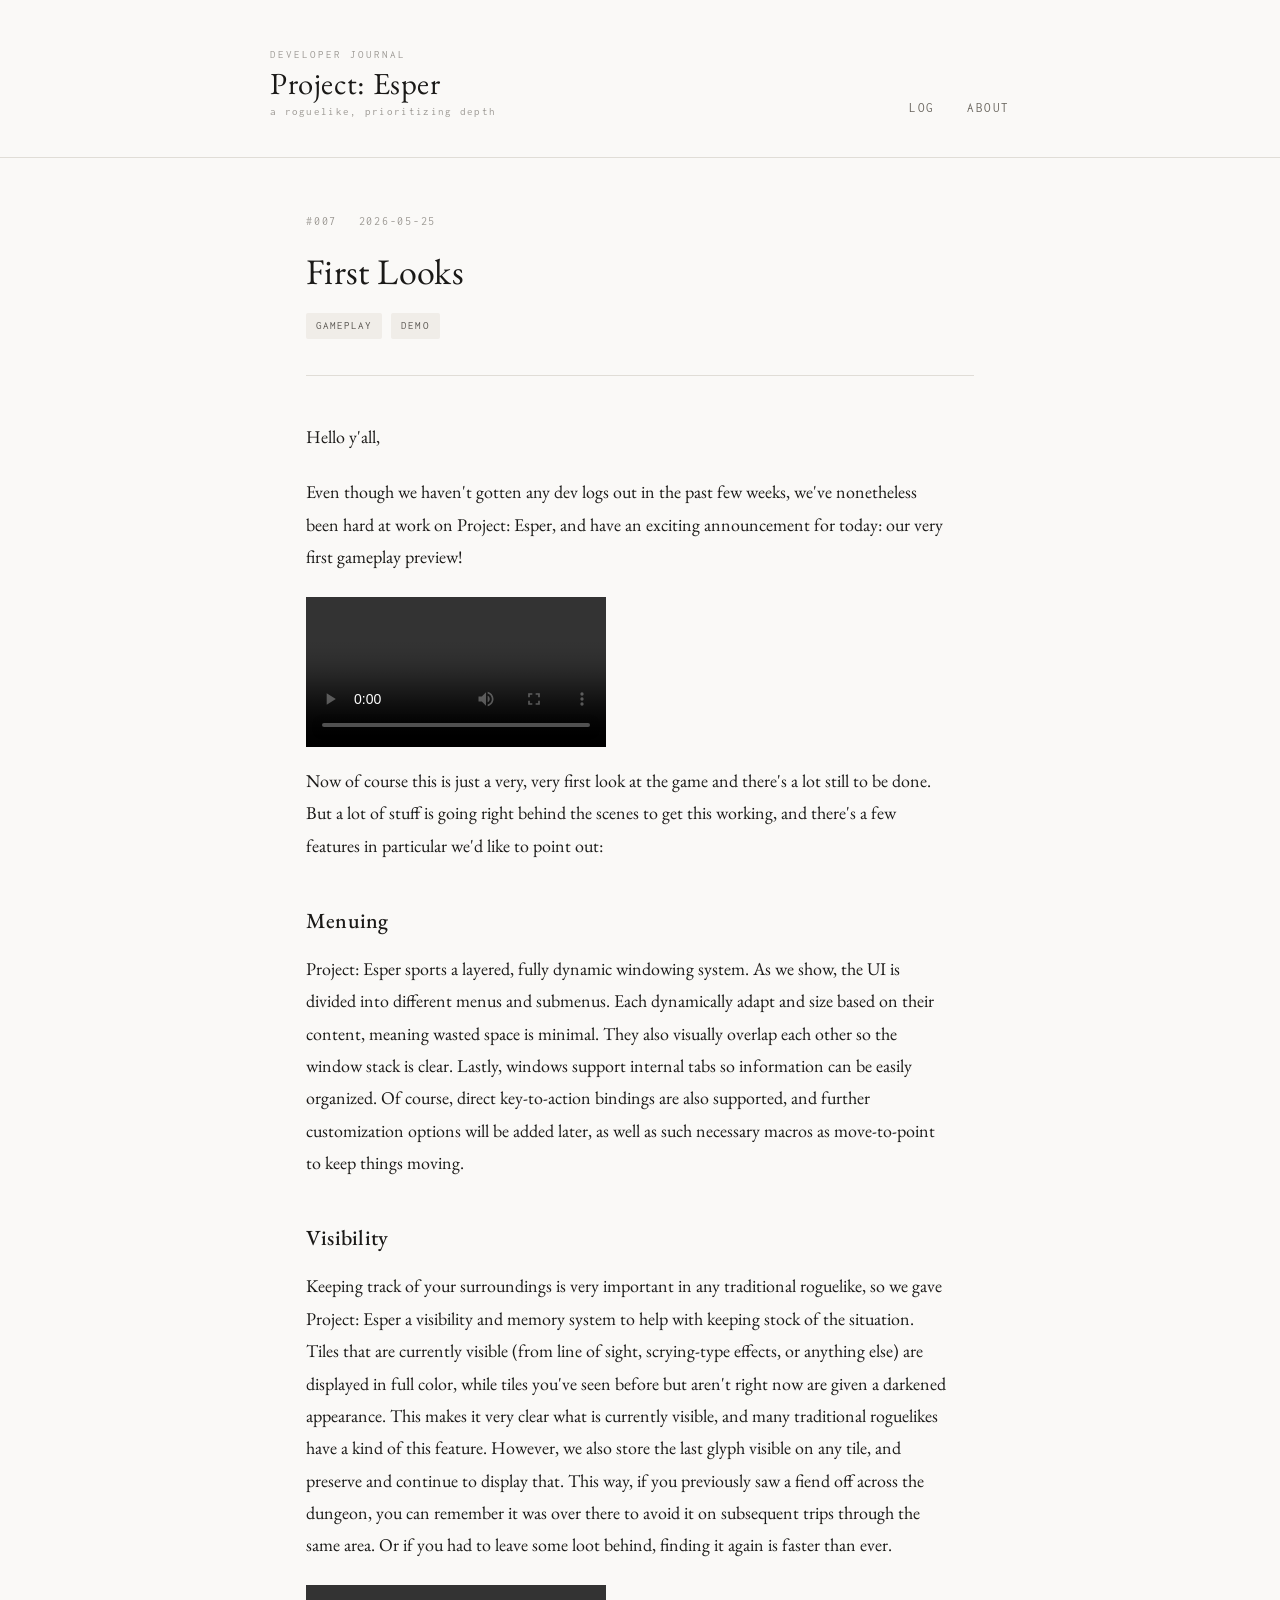
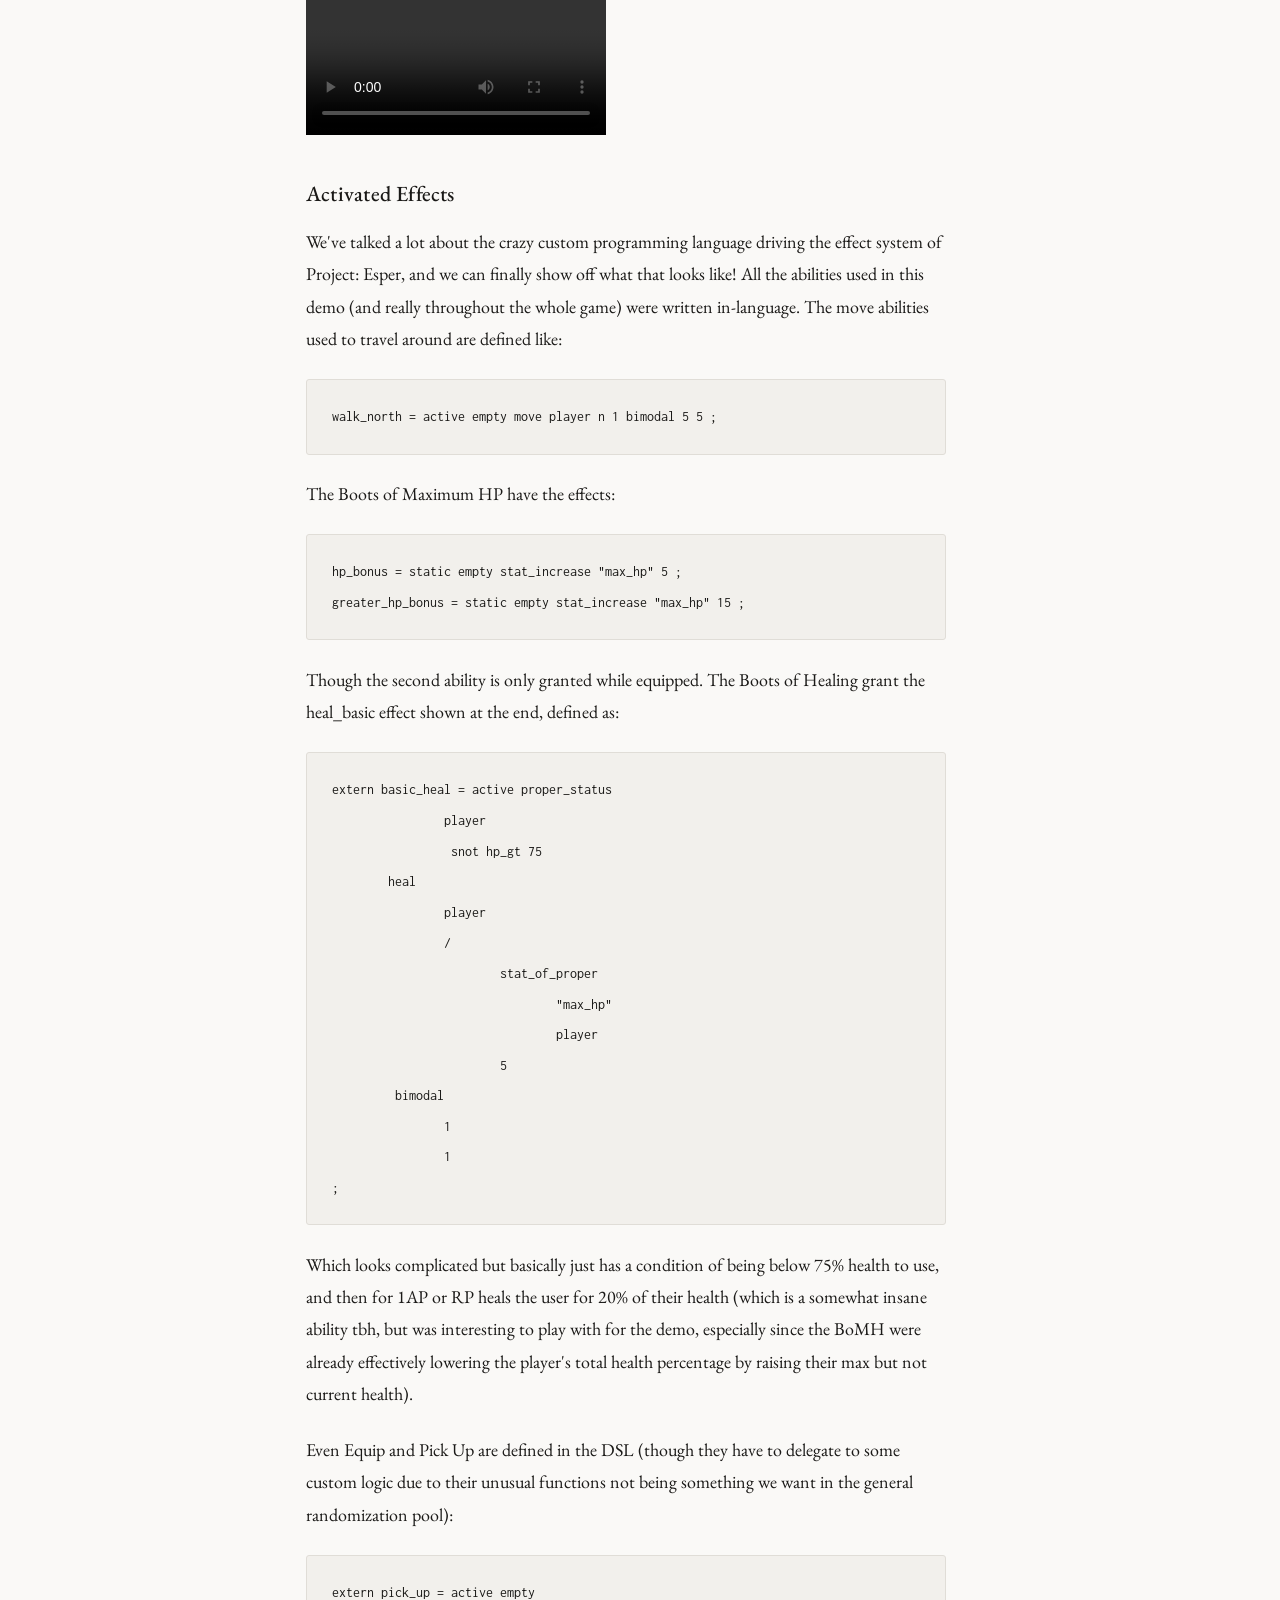
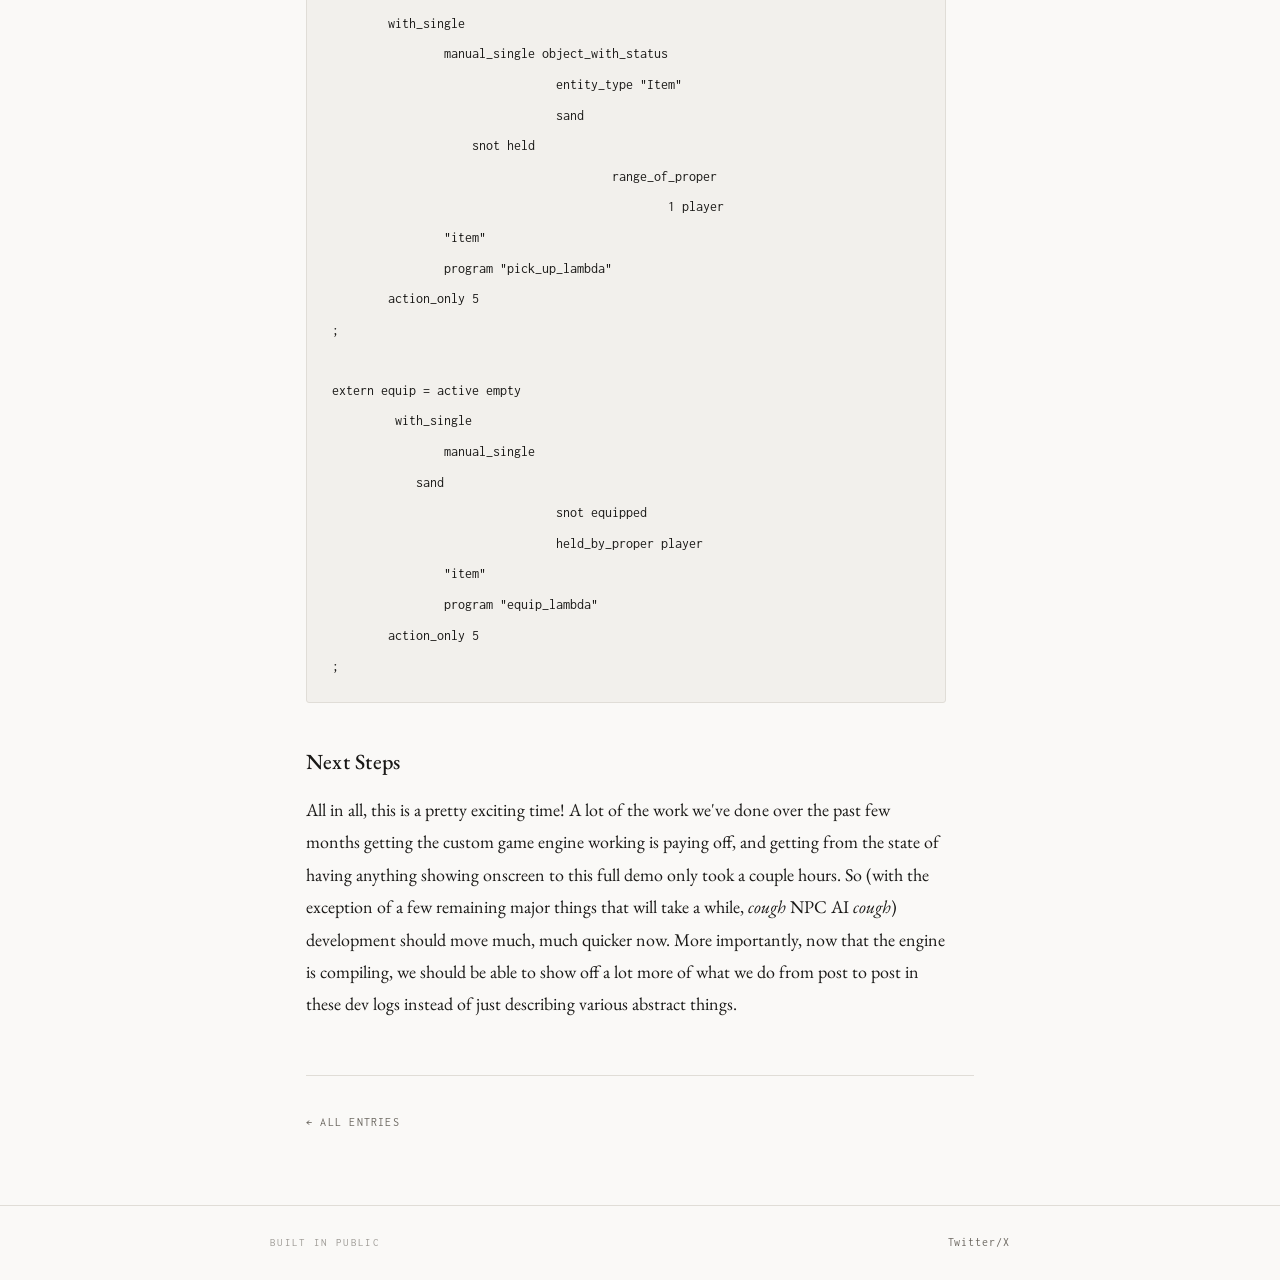
<file: posts/week-007.html>
<!DOCTYPE html>
<html lang="en">
<head>
  <meta charset="UTF-8" />
  <meta name="viewport" content="width=device-width, initial-scale=1.0" />
  <title>First Looks — Project: Esper Dev Log</title>
  <meta name="description" content="First gameplay preview of Project: Esper" />
  <link rel="stylesheet" href="../assets/css/style.css" />
</head>
<body>

  <header class="site-header">
    <div class="header-inner">
      <div class="logo-block">
        <span class="logo-eyebrow">developer journal</span>
        <h1 class="site-title"><a href="../index.html">Project: Esper</a></h1>
        <span class="logo-sub">a roguelike, prioritizing depth</span>
      </div>
      <nav class="site-nav">
        <a href="../index.html" class="nav-link">Log</a>
        <a href="../about.html" class="nav-link">About</a>
      </nav>
    </div>
  </header>

  <main class="main-content">
    <header class="article-header">
      <div class="article-eyebrow">
        <span>#007</span>
        <time>2026-05-25</time>
      </div>
      <h1 class="article-title">First Looks</h1>
      <div class="article-tags">
        <span class="post-tag">gameplay</span> <span class="post-tag">demo</span>
      </div>
    </header>

    <div class="article-body">
      <p>Hello y'all,</p>
<p>Even though we haven't gotten any dev logs out in the past few weeks, we've nonetheless been hard at work on Project: Esper, and have an exciting announcement for today: our very first gameplay preview!</p>
<video controls playsinline><source src="week-007/gameplay_complete.mp4" type="video/mp4">Your browser doesn't support video.</video>
<p>Now of course this is just a very, very first look at the game and there's a lot still to be done. But a lot of stuff is going right behind the scenes to get this working, and there's a few features in particular we'd like to point out:</p>
<h2>Menuing</h2>
<p>Project: Esper sports a layered, fully dynamic windowing system. As we show, the UI is divided into different menus and submenus. Each dynamically adapt and size based on their content, meaning wasted space is minimal. They also visually overlap each other so the window stack is clear. Lastly, windows support internal tabs so information can be easily organized. Of course, direct key-to-action bindings are also supported, and further customization options will be added later, as well as such necessary macros as move-to-point to keep things moving.</p>
<h2>Visibility</h2>
<p>Keeping track of your surroundings is very important in any traditional roguelike, so we gave Project: Esper  a visibility and memory system to help with keeping stock of the situation. Tiles that are currently visible (from line of sight, scrying-type effects, or anything else) are displayed in full color, while tiles you've seen before but aren't right now are given a darkened appearance. This makes it very clear what is currently visible, and many traditional roguelikes have a kind of this feature. However, we also store the last glyph visible on any tile, and preserve and continue to display that. This way, if you previously saw a fiend off across the dungeon, you can remember it was over there to avoid it on subsequent trips through the same area. Or if you had to leave some loot behind, finding it again is faster than ever.</p>
<video controls playsinline><source src="week-007/visibility.mp4" type="video/mp4">Your browser doesn't support video.</video>
<h2>Activated Effects</h2>
<p>We've talked a lot about the crazy custom programming language driving the effect system of Project: Esper, and we can finally show off what that looks like! All the abilities used in this demo (and really throughout the whole game) were written in-language. The move abilities used to travel around are defined like:</p>
<pre><code class="language-">walk_north = active empty move player n 1 bimodal 5 5 ;</code></pre>
<p>The Boots of Maximum HP have the effects:</p>
<pre><code class="language-">hp_bonus = static empty stat_increase "max_hp" 5 ;
greater_hp_bonus = static empty stat_increase "max_hp" 15 ;</code></pre>
<p>Though the second ability is only granted while equipped. The Boots of Healing grant the heal_basic effect shown at the end, defined as:</p>
<pre><code class="language-">extern basic_heal = active proper_status
		player
		 snot hp_gt 75
	heal
		player
		/
			stat_of_proper
				"max_hp"
				player
			5
	 bimodal
		1
		1
;</code></pre>
<p>Which looks complicated but basically just has a condition of being below 75% health to use, and then for 1AP or RP heals the user for 20% of their health (which is a somewhat insane ability tbh, but was interesting to play with for the demo, especially since the BoMH were already effectively lowering the player's total health percentage by raising their max but not current health).</p>
<p>Even Equip and Pick Up are defined in the DSL (though they have to delegate to some custom logic due to their unusual functions not being something we want in the general randomization pool):</p>
<pre><code class="language-">extern pick_up = active empty
	with_single
		manual_single object_with_status
				entity_type "Item"
				sand 
                    snot held
					range_of_proper
						1 player
		"item"
		program "pick_up_lambda"
	action_only 5
;

extern equip = active empty
	 with_single
		manual_single
            sand
				snot equipped
				held_by_proper player
		"item"
		program "equip_lambda"
	action_only 5
;</code></pre>
<h2>Next Steps</h2>
<p>All in all, this is a pretty exciting time! A lot of the work we've done over the past few months getting the custom game engine working is paying off, and getting from the state of having anything showing onscreen to this full demo only took a couple hours. So (with the exception of a few remaining major things that will take a while, <em>cough</em> NPC AI <em>cough</em>) development should move much, much quicker now. More importantly, now that the engine is compiling, we should be able to show off a lot more of what we do from post to post in these dev logs instead of just describing various abstract things.</p>
    </div>

    <nav class="article-nav">
      <a href="../index.html" class="article-nav-link prev">All entries</a>
      
    </nav>
  </main>

  <footer class="site-footer">
    <div class="footer-inner">
      <span class="footer-copy">built in public</span>
      <div style="display:flex;gap:1.2rem;">
        <a href="https://x.com/Project_Esper" target="_blank" class="footer-social">Twitter/X</a>
      </div>
    </div>
  </footer>

</body>
</html>
</file>
<file: assets/css/style.css>
@import url('https://fonts.googleapis.com/css2?family=EB+Garamond:ital,wght@0,400;0,500;1,400&family=Inconsolata:wght@300;400;500&family=Libre+Baskerville:ital,wght@0,400;0,700;1,400&display=swap');

*, *::before, *::after { box-sizing: border-box; margin: 0; padding: 0; }

:root {
  --bg: #faf9f7;
  --surface: #f2f0ec;
  --border: #e0ddd7;
  --border-strong: #c8c4bc;
  --text: #1a1917;
  --text-secondary: #6b6760;
  --text-tertiary: #9e9b96;
  --accent: #2a4a8a;
  --accent-light: #eef1f8;
  --tag-bg: #f0ede8;
  --tag-text: #5a5752;
  --font-serif: 'EB Garamond', 'Libre Baskerville', Georgia, serif;
  --font-mono: 'Inconsolata', 'Courier New', monospace;
  --max-width: 740px;
  --col-width: 680px;
}

html { font-size: 18px; }

body {
  background: var(--bg);
  color: var(--text);
  font-family: var(--font-serif);
  line-height: 1.7;
  min-height: 100vh;
  display: flex;
  flex-direction: column;
}

a { color: inherit; text-decoration: none; }

/* ── HEADER ── */
.site-header {
  border-bottom: 1px solid var(--border);
  padding: 2.5rem 2rem 2rem;
}

.header-inner {
  max-width: var(--max-width);
  margin: 0 auto;
  display: flex;
  align-items: flex-end;
  justify-content: space-between;
  gap: 2rem;
}

.logo-block { display: flex; flex-direction: column; gap: 0.15rem; }

.logo-eyebrow {
  font-family: var(--font-mono);
  font-size: 0.62rem;
  letter-spacing: 0.18em;
  text-transform: uppercase;
  color: var(--text-tertiary);
}

.site-title {
  font-family: var(--font-serif);
  font-size: 1.7rem;
  font-weight: 400;
  letter-spacing: 0.02em;
  color: var(--text);
  line-height: 1.1;
}

.site-title a:hover { color: var(--accent); transition: color 0.15s; }

.logo-sub {
  font-family: var(--font-mono);
  font-size: 0.6rem;
  letter-spacing: 0.12em;
  color: var(--text-tertiary);
  font-style: normal;
}

.site-nav { display: flex; gap: 1.8rem; padding-bottom: 0.15rem; }

.nav-link {
  font-family: var(--font-mono);
  font-size: 0.72rem;
  letter-spacing: 0.12em;
  text-transform: uppercase;
  color: var(--text-secondary);
  transition: color 0.15s;
  position: relative;
}

.nav-link::after {
  content: '';
  position: absolute;
  bottom: -4px;
  left: 0; right: 0;
  height: 1px;
  background: var(--accent);
  opacity: 0;
  transition: opacity 0.15s;
}

.nav-link:hover, .nav-link.active { color: var(--text); }
.nav-link.active::after { opacity: 1; }

/* ── MAIN ── */
.main-content {
  flex: 1;
  max-width: var(--max-width);
  width: 100%;
  margin: 0 auto;
  padding: 3rem 2rem 4rem;
}

/* ── HERO ── */
.hero { margin-bottom: 3.5rem; }

.hero-text {
  font-size: 1.05rem;
  color: var(--text-secondary);
  font-style: italic;
  max-width: 560px;
  line-height: 1.8;
  margin-bottom: 2rem;
}

.hero-line {
  height: 1px;
  background: linear-gradient(to right, var(--border-strong), transparent);
  width: 100%;
}

/* ── SECTION LABEL ── */
.section-label {
  font-family: var(--font-mono);
  font-size: 0.65rem;
  letter-spacing: 0.15em;
  text-transform: uppercase;
  color: var(--text-tertiary);
  margin-bottom: 1.8rem;
  font-weight: 400;
}

/* ── POST CARDS ── */
.posts-grid { display: flex; flex-direction: column; gap: 0; }

.post-card {
  padding: 1.6rem 0;
  border-bottom: 1px solid var(--border);
  display: grid;
  grid-template-columns: 1fr;
  gap: 0.4rem;
}

.post-card:first-child { border-top: 1px solid var(--border); }

.post-meta {
  display: flex;
  align-items: center;
  gap: 1rem;
}

.post-number {
  font-family: var(--font-mono);
  font-size: 0.65rem;
  color: var(--accent);
  letter-spacing: 0.05em;
}

.post-date {
  font-family: var(--font-mono);
  font-size: 0.65rem;
  color: var(--text-tertiary);
  letter-spacing: 0.05em;
}

.post-title {
  font-size: 1.15rem;
  font-weight: 500;
  letter-spacing: 0.01em;
  line-height: 1.3;
}

.post-title a { transition: color 0.15s; }
.post-title a:hover { color: var(--accent); }

.post-excerpt {
  font-size: 0.9rem;
  color: var(--text-secondary);
  line-height: 1.65;
  margin-top: 0.2rem;
}

.post-tag {
  font-family: var(--font-mono);
  font-size: 0.6rem;
  letter-spacing: 0.1em;
  text-transform: uppercase;
  background: var(--tag-bg);
  color: var(--tag-text);
  padding: 0.2rem 0.55rem;
  border-radius: 2px;
  width: fit-content;
  margin-top: 0.3rem;
}

/* ── ARTICLE PAGE ── */
.article-header { margin-bottom: 2.5rem; padding-bottom: 2rem; border-bottom: 1px solid var(--border); }

.article-eyebrow {
  font-family: var(--font-mono);
  font-size: 0.65rem;
  letter-spacing: 0.15em;
  text-transform: uppercase;
  color: var(--text-tertiary);
  display: flex;
  gap: 1.2rem;
  margin-bottom: 1rem;
}

.article-title {
  font-size: 2rem;
  font-weight: 400;
  letter-spacing: 0.01em;
  line-height: 1.2;
  margin-bottom: 0.8rem;
}

.article-tags { display: flex; gap: 0.5rem; flex-wrap: wrap; margin-top: 0.8rem; }

.article-body { max-width: 640px; }

.article-body p { margin-bottom: 1.3rem; font-size: 1rem; line-height: 1.8; }

.article-body h2 {
  font-size: 1.2rem;
  font-weight: 500;
  margin: 2.2rem 0 0.8rem;
  letter-spacing: 0.01em;
}

.article-body h3 {
  font-family: var(--font-mono);
  font-size: 0.75rem;
  letter-spacing: 0.12em;
  text-transform: uppercase;
  color: var(--text-secondary);
  margin: 2rem 0 0.7rem;
}

.article-body ul, .article-body ol {
  margin: 0 0 1.3rem 1.4rem;
}

.article-body li { margin-bottom: 0.4rem; font-size: 1rem; line-height: 1.7; }

.article-body code {
  font-family: var(--font-mono);
  font-size: 0.82rem;
  background: var(--surface);
  padding: 0.1rem 0.4rem;
  border-radius: 2px;
  border: 1px solid var(--border);
  color: var(--accent);
}

.article-body pre {
  background: var(--surface);
  border: 1px solid var(--border);
  padding: 1.2rem 1.4rem;
  border-radius: 3px;
  overflow-x: auto;
  margin-bottom: 1.3rem;
}

.article-body pre code {
  background: none;
  border: none;
  padding: 0;
  color: var(--text);
  font-size: 0.8rem;
  line-height: 1.6;
}

.article-body blockquote {
  border-left: 2px solid var(--accent);
  padding-left: 1.2rem;
  margin: 1.5rem 0;
  color: var(--text-secondary);
  font-style: italic;
}

.article-body a { color: var(--accent); border-bottom: 1px solid var(--accent-light); transition: border-color 0.15s; }
.article-body a:hover { border-color: var(--accent); }

.article-body hr { border: none; border-top: 1px solid var(--border); margin: 2.5rem 0; }

/* ── TABLES ── */
.article-body table {
  width: 100%;
  border-collapse: collapse;
  margin-bottom: 1.3rem;
  font-size: 0.92rem;
  line-height: 1.6;
}

.article-body thead {
  border-bottom: 2px solid var(--border-strong);
}

.article-body th {
  font-family: var(--font-mono);
  font-size: 0.65rem;
  letter-spacing: 0.12em;
  text-transform: uppercase;
  color: var(--text-secondary);
  font-weight: 400;
  text-align: left;
  padding: 0.5rem 1rem 0.5rem 0;
}

.article-body td {
  padding: 0.55rem 1rem 0.55rem 0;
  color: var(--text);
  border-bottom: 1px solid var(--border);
  vertical-align: top;
}

.article-body tr:last-child td {
  border-bottom: none;
}

.article-body tbody tr:hover td {
  background: var(--surface);
}

.article-body img {
  max-width: 100%;
  height: auto;
  display: block;
  margin: 1rem 0;
}

.article-body video {
  max-width: 100%;
  height: auto;
  display: block;
  margin: 1rem 0;
}

.article-nav {
  margin-top: 3rem;
  padding-top: 2rem;
  border-top: 1px solid var(--border);
  display: flex;
  justify-content: space-between;
  gap: 1rem;
}

.article-nav-link {
  font-family: var(--font-mono);
  font-size: 0.68rem;
  letter-spacing: 0.1em;
  text-transform: uppercase;
  color: var(--text-secondary);
  transition: color 0.15s;
}

.article-nav-link:hover { color: var(--accent); }
.article-nav-link.prev::before { content: '← '; }
.article-nav-link.next::after { content: ' →'; }

/* ── ABOUT ── */
.about-article { max-width: 600px; }
.about-title { font-size: 1.5rem; font-weight: 400; margin-bottom: 2rem; padding-bottom: 1.5rem; border-bottom: 1px solid var(--border); }
.about-body p { font-size: 1rem; line-height: 1.85; margin-bottom: 1.3rem; color: var(--text); }
.about-body strong { font-weight: 500; }
.about-links { margin-top: 2.5rem; display: flex; flex-direction: column; gap: 0.5rem; }
.about-link { font-family: var(--font-mono); font-size: 0.72rem; letter-spacing: 0.08em; color: var(--accent); transition: opacity 0.15s; }
.about-link:hover { opacity: 0.7; }

/* ── FOOTER ── */
.site-footer {
  border-top: 1px solid var(--border);
  padding: 1.5rem 2rem;
  margin-top: auto;
}

.footer-inner {
  max-width: var(--max-width);
  margin: 0 auto;
  display: flex;
  justify-content: space-between;
  align-items: center;
}

.footer-copy {
  font-family: var(--font-mono);
  font-size: 0.62rem;
  letter-spacing: 0.12em;
  text-transform: uppercase;
  color: var(--text-tertiary);
}

.footer-social {
  font-family: var(--font-mono);
  font-size: 0.65rem;
  letter-spacing: 0.08em;
  color: var(--text-secondary);
  transition: color 0.15s;
}
.footer-social:hover { color: var(--accent); }

/* ── RESPONSIVE ── */
@media (max-width: 600px) {
  html { font-size: 16px; }
  .header-inner { flex-direction: column; align-items: flex-start; gap: 1rem; }
  .main-content { padding: 2rem 1.25rem 3rem; }
  .site-header { padding: 1.75rem 1.25rem 1.5rem; }
  .article-title { font-size: 1.6rem; }
}
</file>
